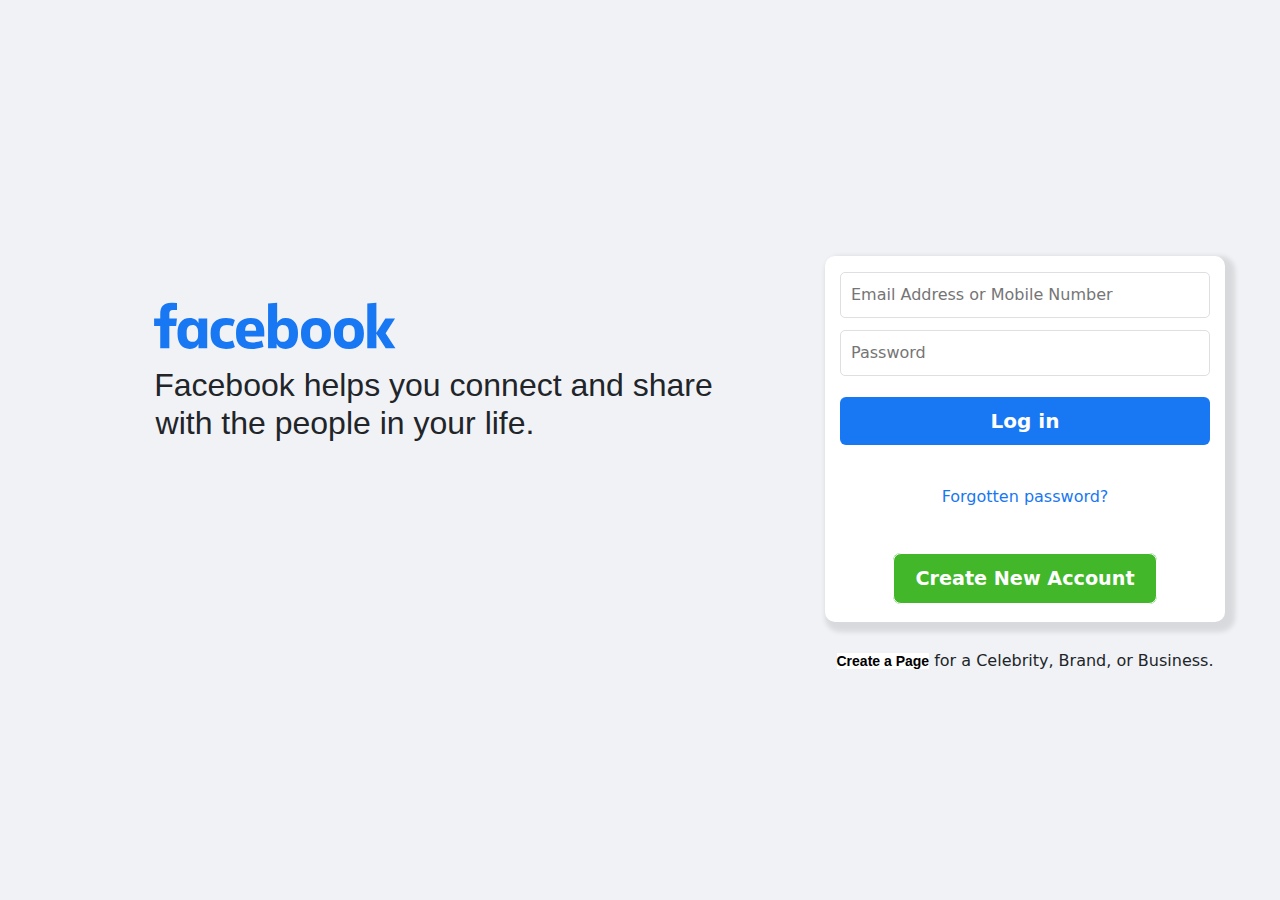
<file: index.html>
<!doctype html>
<html lang="en">

<head>
  <title>Facebook</title>
  <!-- Required meta tags -->
  <meta charset="utf-8">
  <meta name="viewport" content="width=device-width, initial-scale=1, shrink-to-fit=no">
  <!-- Bootstrap CSS v5.2.1 -->
  <link rel="stylesheet" href="links/bootstrap5.min.css">
  <link rel="shortcut icon" href="image/fb_icon.png" type="image/x-icon">
  <link rel="stylesheet" href="style.css">
</head>

<body>

  <!-- Login Container -->
  <div class="login-container ">
    <!-- Left Section -->
    <div class="left-sec">
      <!-- Facebook logo -->
      <img src="image/facebook-logo.svg" alt="Facebook logo">
      <!-- //Facebook logo// -->
      <h2>
        Facebook helps you connect and share <br>
        <span>with the people in your life.</span>
      </h2>
    </div>
    <!-- //Left Section// -->
    <!-- Login Form -->
    <div class="login">
      <form novalidate onsubmit="return validateLogin()">
        <!-- Email Input -->
        
        <input type="email" onclick="checkInputs()" id="email" placeholder="Email Address or Mobile Number">
        <label></label>
        <!-- Password Input -->
        <input type="password" id="password" placeholder="Password">
        <!-- Login Button -->
        <button type="submit">Log in</button>
        <!-- Forgotten Password Link -->
        <p> <a href="#">Forgotten password?</a></p>
        <!-- Create New Account Link -->
        <p class="last-input"><a href="#">Create New Account</a></p>
        <!-- Create a Page Link -->
        <p><a href="">Create a Page</a> for a Celebrity, Brand, or Business.</p>
      </form>
    </div>
    <!-- //Login Form// -->
  </div>
  <!-- //Login Container// -->
  <!-- Bootstrap JavaScript Libraries -->
  <script src="main.js"></script>
  <script src="links/bootstrap5.bundle.min.js"></script>
</body>

</html>
</file>
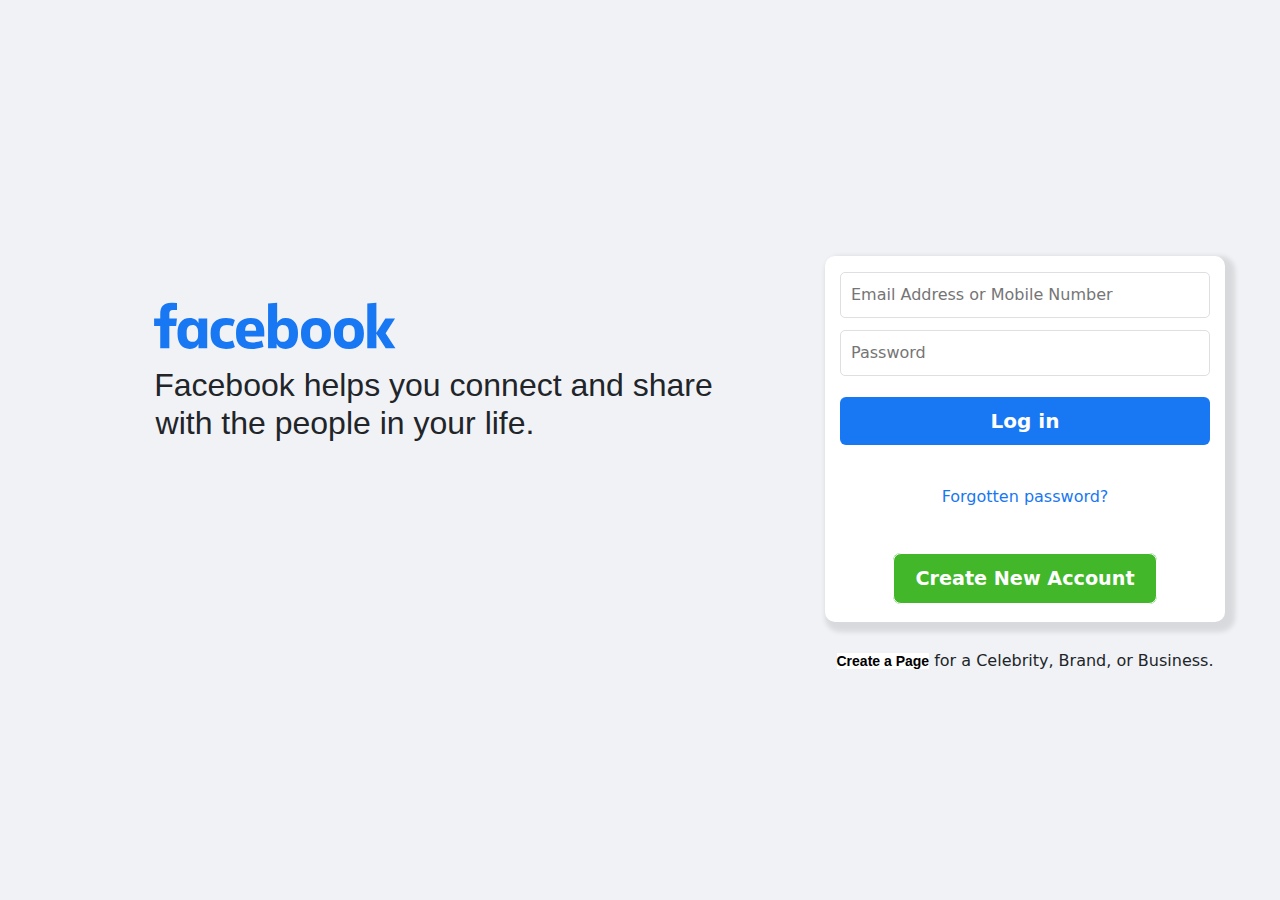
<file: index2.html>
<!doctype html>
<html lang="en">

<head>
  <title>Facebook</title>
  <!-- Required meta tags -->
  <meta charset="utf-8">
  <meta name="viewport" content="width=device-width, initial-scale=1, shrink-to-fit=no">
  <!-- Bootstrap CSS v5.2.1 -->
  <link rel="stylesheet" href="links/bootstrap5.min.css">
  <link rel="shortcut icon" href="image/fb_icon.png" type="image/x-icon">
  <link rel="stylesheet" href="style.css">
</head>

<body>

  <!-- Login Container -->
  <div class="login-container ">
    <!-- Left Section -->
    <div class="left-sec">
      <!-- Facebook logo -->
      <img src="image/facebook-logo.svg" alt="Facebook logo">
      <!-- //Facebook logo// -->
      <h2>
        Facebook helps you connect and share <br>
        <span>with the people in your life.</span>
      </h2>
    </div>
    <!-- //Left Section// -->
    <!-- Login Form -->
    <div class="login">
      <form novalidate onsubmit="return validateLogin()">
        <!-- Email Input -->
        
        <input type="email" onclick="checkInputs()" id="email" placeholder="Email Address or Mobile Number">
        <label></label>
        <!-- Password Input -->
        <input type="password" id="password" placeholder="Password">
        <!-- Login Button -->
        <button type="submit">Log in</button>
        <!-- Forgotten Password Link -->
        <p> <a href="#">Forgotten password?</a></p>
        <!-- Create New Account Link -->
        <p class="last-input"><a href="#">Create New Account</a></p>
        <!-- Create a Page Link -->
        <p><a href="">Create a Page</a> for a Celebrity, Brand, or Business.</p>
      </form>
    </div>
    <!-- //Login Form// -->
  </div>
  <!-- //Login Container// -->
  <!-- Bootstrap JavaScript Libraries -->
  <script src="main.js"></script>
  <script src="links/bootstrap5.bundle.min.js"></script>
</body>

</html>
</file>
<file: style.css>
/* Start Code */
* {
  padding: 0;
  margin: 0;
  box-sizing: border-box;
}
body{
  background-color: #f0f2f5;
}
::placeholder:hover{
opacity: 0;
}

/* .login-Container */
.login-container {
  display: flex;
  align-items: center;
  width: 100%;
  height: 100vh;
  justify-content: center;
  flex-direction: row;
}
/* Left-Section */
.left-sec {
  text-align: center;
  margin-right: 400px;
  position: relative;
}



img {
  width: 301px;
  margin-left: 264px;
  margin-bottom: 249px;
}



h2 {
  font-family: SFProDisplay-Regular, Helvetica, Arial, sans-serif;
  position: absolute;
  top: 93px;
  left: 291px;
  white-space: nowrap;
  overflow: hidden;
  text-overflow: ellipsis;
  width: 100%;
  font-weight: normal;
}



span {
  margin-right: 177px;
}

/* //Left-Section// */

/* Right-Section */
.login-container .last-input a {
  text-decoration: none;
  background-color: #42b72a;
  color: white;
  border: 1px solid;
  border-radius: 8px;
  font-size: 1.2rem;
  font-weight: 700;
  padding: 13px 21px;
  transition: all .2s;
}



.login-container .last-input a:hover {
  background-color: #43ad2b;
}
form {
  display: flex;
  align-items: center;
  flex-direction: column;
  margin-bottom: 23px;
  margin-right: 195px;
  width: 400px;
  padding-top: 1rem;
  background-color: white;
  box-shadow: 5px 5px 5px 5px rgba(0, 0, 0, 0.1);
  border-radius: 10px;
  height: 366px
}


form p:last-child a {
  font-family: SFProText-Semibold, Helvetica, Arial, sans-serif;
  font-size: 14px;
  font-weight: 600;
  color: black;
}

input[type="email"],
input[type="password"] {
  width: 370px;
  padding: 10px;
  margin-bottom: 12px;
  font-size: 16px;
  border-radius: 5px;
  border: 1px solid #dddfe2;
  background-color: white;
}
input[type="email"]::placeholder {
  opacity: 1;
}
input[type="email"]:focus::placeholder {
  opacity: .5;
}
input[type="password"]::placeholder {
  opacity: 1;
}
input[type="password"]:focus::placeholder {
  opacity: .5;
}


input[type="email"]:focus {
  outline: 1px solid #1877f2;
}

input[type="password"]:focus {
  outline: 1px solid #1877f2;
}


button[type="submit"] {
  width: 370px;
  padding: 0 16px;
  margin-top: 9px;
  font-weight: 600;
  font-size: 20px;
  background-color: #1877f2;
  color: white;
  border-radius: 6px;
  border: none;
  cursor: pointer;
  transition: .2s;
  background-color: #1877f2;
  line-height: 48px;

}

button[type="submit"]:hover {
  background-color: #0d69e0;
}

p {
  margin-top: 40px;
}

a {
  color: #1877f2;
  text-decoration: none;
  background-color: white;
  width: 100%;
  height: 100%;
}

a:hover {
  text-decoration: underline;
}
</file>
<file: links/bootstrap5.min.css>
@charset "UTF-8";/*!
 * Bootstrap  v5.3.0-alpha1 (https://getbootstrap.com/)
 * Copyright 2011-2022 The Bootstrap Authors
 * Licensed under MIT (https://github.com/twbs/bootstrap/blob/main/LICENSE)
 */:root,[data-bs-theme=light]{--bs-blue:#0d6efd;--bs-indigo:#6610f2;--bs-purple:#6f42c1;--bs-pink:#d63384;--bs-red:#dc3545;--bs-orange:#fd7e14;--bs-yellow:#ffc107;--bs-green:#198754;--bs-teal:#20c997;--bs-cyan:#0dcaf0;--bs-black:#000;--bs-white:#fff;--bs-gray:#6c757d;--bs-gray-dark:#343a40;--bs-gray-100:#f8f9fa;--bs-gray-200:#e9ecef;--bs-gray-300:#dee2e6;--bs-gray-400:#ced4da;--bs-gray-500:#adb5bd;--bs-gray-600:#6c757d;--bs-gray-700:#495057;--bs-gray-800:#343a40;--bs-gray-900:#212529;--bs-primary:#0d6efd;--bs-secondary:#6c757d;--bs-success:#198754;--bs-info:#0dcaf0;--bs-warning:#ffc107;--bs-danger:#dc3545;--bs-light:#f8f9fa;--bs-dark:#212529;--bs-primary-rgb:13,110,253;--bs-secondary-rgb:108,117,125;--bs-success-rgb:25,135,84;--bs-info-rgb:13,202,240;--bs-warning-rgb:255,193,7;--bs-danger-rgb:220,53,69;--bs-light-rgb:248,249,250;--bs-dark-rgb:33,37,41;--bs-primary-text:#0a58ca;--bs-secondary-text:#6c757d;--bs-success-text:#146c43;--bs-info-text:#087990;--bs-warning-text:#997404;--bs-danger-text:#b02a37;--bs-light-text:#6c757d;--bs-dark-text:#495057;--bs-primary-bg-subtle:#cfe2ff;--bs-secondary-bg-subtle:#f8f9fa;--bs-success-bg-subtle:#d1e7dd;--bs-info-bg-subtle:#cff4fc;--bs-warning-bg-subtle:#fff3cd;--bs-danger-bg-subtle:#f8d7da;--bs-light-bg-subtle:#fcfcfd;--bs-dark-bg-subtle:#ced4da;--bs-primary-border-subtle:#9ec5fe;--bs-secondary-border-subtle:#e9ecef;--bs-success-border-subtle:#a3cfbb;--bs-info-border-subtle:#9eeaf9;--bs-warning-border-subtle:#ffe69c;--bs-danger-border-subtle:#f1aeb5;--bs-light-border-subtle:#e9ecef;--bs-dark-border-subtle:#adb5bd;--bs-white-rgb:255,255,255;--bs-black-rgb:0,0,0;--bs-body-color-rgb:33,37,41;--bs-body-bg-rgb:255,255,255;--bs-font-sans-serif:system-ui,-apple-system,"Segoe UI",Roboto,"Helvetica Neue","Noto Sans","Liberation Sans",Arial,sans-serif,"Apple Color Emoji","Segoe UI Emoji","Segoe UI Symbol","Noto Color Emoji";--bs-font-monospace:SFMono-Regular,Menlo,Monaco,Consolas,"Liberation Mono","Courier New",monospace;--bs-gradient:linear-gradient(180deg, rgba(255, 255, 255, 0.15), rgba(255, 255, 255, 0));--bs-body-font-family:var(--bs-font-sans-serif);--bs-body-font-size:1rem;--bs-body-font-weight:400;--bs-body-line-height:1.5;--bs-body-color:#212529;--bs-emphasis-color:#000;--bs-emphasis-color-rgb:0,0,0;--bs-secondary-color:rgba(33, 37, 41, 0.75);--bs-secondary-color-rgb:33,37,41;--bs-secondary-bg:#e9ecef;--bs-secondary-bg-rgb:233,236,239;--bs-tertiary-color:rgba(33, 37, 41, 0.5);--bs-tertiary-color-rgb:33,37,41;--bs-tertiary-bg:#f8f9fa;--bs-tertiary-bg-rgb:248,249,250;--bs-body-bg:#fff;--bs-body-bg-rgb:255,255,255;--bs-link-color:#0d6efd;--bs-link-color-rgb:13,110,253;--bs-link-decoration:underline;--bs-link-hover-color:#0a58ca;--bs-link-hover-color-rgb:10,88,202;--bs-code-color:#d63384;--bs-highlight-bg:#fff3cd;--bs-border-width:1px;--bs-border-style:solid;--bs-border-color:#dee2e6;--bs-border-color-translucent:rgba(0, 0, 0, 0.175);--bs-border-radius:0.375rem;--bs-border-radius-sm:0.25rem;--bs-border-radius-lg:0.5rem;--bs-border-radius-xl:1rem;--bs-border-radius-2xl:2rem;--bs-border-radius-pill:50rem;--bs-box-shadow:0 0.5rem 1rem rgba(var(--bs-body-color-rgb), 0.15);--bs-box-shadow-sm:0 0.125rem 0.25rem rgba(var(--bs-body-color-rgb), 0.075);--bs-box-shadow-lg:0 1rem 3rem rgba(var(--bs-body-color-rgb), 0.175);--bs-box-shadow-inset:inset 0 1px 2px rgba(var(--bs-body-color-rgb), 0.075);--bs-emphasis-color:#000;--bs-form-control-bg:var(--bs-body-bg);--bs-form-control-disabled-bg:var(--bs-secondary-bg);--bs-highlight-bg:#fff3cd;--bs-breakpoint-xs:0;--bs-breakpoint-sm:576px;--bs-breakpoint-md:768px;--bs-breakpoint-lg:992px;--bs-breakpoint-xl:1200px;--bs-breakpoint-xxl:1400px}[data-bs-theme=dark]{--bs-body-color:#adb5bd;--bs-body-color-rgb:173,181,189;--bs-body-bg:#212529;--bs-body-bg-rgb:33,37,41;--bs-emphasis-color:#f8f9fa;--bs-emphasis-color-rgb:248,249,250;--bs-secondary-color:rgba(173, 181, 189, 0.75);--bs-secondary-color-rgb:173,181,189;--bs-secondary-bg:#343a40;--bs-secondary-bg-rgb:52,58,64;--bs-tertiary-color:rgba(173, 181, 189, 0.5);--bs-tertiary-color-rgb:173,181,189;--bs-tertiary-bg:#2b3035;--bs-tertiary-bg-rgb:43,48,53;--bs-emphasis-color:#fff;--bs-primary-text:#6ea8fe;--bs-secondary-text:#dee2e6;--bs-success-text:#75b798;--bs-info-text:#6edff6;--bs-warning-text:#ffda6a;--bs-danger-text:#ea868f;--bs-light-text:#f8f9fa;--bs-dark-text:#dee2e6;--bs-primary-bg-subtle:#031633;--bs-secondary-bg-subtle:#212529;--bs-success-bg-subtle:#051b11;--bs-info-bg-subtle:#032830;--bs-warning-bg-subtle:#332701;--bs-danger-bg-subtle:#2c0b0e;--bs-light-bg-subtle:#343a40;--bs-dark-bg-subtle:#1a1d20;--bs-primary-border-subtle:#084298;--bs-secondary-border-subtle:#495057;--bs-success-border-subtle:#0f5132;--bs-info-border-subtle:#055160;--bs-warning-border-subtle:#664d03;--bs-danger-border-subtle:#842029;--bs-light-border-subtle:#495057;--bs-dark-border-subtle:#343a40;--bs-heading-color:#fff;--bs-link-color:#6ea8fe;--bs-link-hover-color:#9ec5fe;--bs-link-color-rgb:110,168,254;--bs-link-hover-color-rgb:158,197,254;--bs-code-color:#e685b5;--bs-border-color:#495057;--bs-border-color-translucent:rgba(255, 255, 255, 0.15)}*,::after,::before{box-sizing:border-box}@media (prefers-reduced-motion:no-preference){:root{scroll-behavior:smooth}}body{margin:0;font-family:var(--bs-body-font-family);font-size:var(--bs-body-font-size);font-weight:var(--bs-body-font-weight);line-height:var(--bs-body-line-height);color:var(--bs-body-color);text-align:var(--bs-body-text-align);background-color:var(--bs-body-bg);-webkit-text-size-adjust:100%;-webkit-tap-highlight-color:transparent}hr{margin:1rem 0;color:inherit;border:0;border-top:var(--bs-border-width) solid;opacity:.25}.h1,.h2,.h3,.h4,.h5,.h6,h1,h2,h3,h4,h5,h6{margin-top:0;margin-bottom:.5rem;font-weight:500;line-height:1.2;color:var(--bs-heading-color,inherit)}.h1,h1{font-size:calc(1.375rem + 1.5vw)}@media (min-width:1200px){.h1,h1{font-size:2.5rem}}.h2,h2{font-size:calc(1.325rem + .9vw)}@media (min-width:1200px){.h2,h2{font-size:2rem}}.h3,h3{font-size:calc(1.3rem + .6vw)}@media (min-width:1200px){.h3,h3{font-size:1.75rem}}.h4,h4{font-size:calc(1.275rem + .3vw)}@media (min-width:1200px){.h4,h4{font-size:1.5rem}}.h5,h5{font-size:1.25rem}.h6,h6{font-size:1rem}p{margin-top:0;margin-bottom:1rem}abbr[title]{-webkit-text-decoration:underline dotted;text-decoration:underline dotted;cursor:help;-webkit-text-decoration-skip-ink:none;text-decoration-skip-ink:none}address{margin-bottom:1rem;font-style:normal;line-height:inherit}ol,ul{padding-left:2rem}dl,ol,ul{margin-top:0;margin-bottom:1rem}ol ol,ol ul,ul ol,ul ul{margin-bottom:0}dt{font-weight:700}dd{margin-bottom:.5rem;margin-left:0}blockquote{margin:0 0 1rem}b,strong{font-weight:bolder}.small,small{font-size:.875em}.mark,mark{padding:.1875em;background-color:var(--bs-highlight-bg)}sub,sup{position:relative;font-size:.75em;line-height:0;vertical-align:baseline}sub{bottom:-.25em}sup{top:-.5em}a{color:rgba(var(--bs-link-color-rgb),var(--bs-link-opacity,1));text-decoration:underline}a:hover{--bs-link-color-rgb:var(--bs-link-hover-color-rgb)}a:not([href]):not([class]),a:not([href]):not([class]):hover{color:inherit;text-decoration:none}code,kbd,pre,samp{font-family:var(--bs-font-monospace);font-size:1em}pre{display:block;margin-top:0;margin-bottom:1rem;overflow:auto;font-size:.875em}pre code{font-size:inherit;color:inherit;word-break:normal}code{font-size:.875em;color:var(--bs-code-color);word-wrap:break-word}a>code{color:inherit}kbd{padding:.1875rem .375rem;font-size:.875em;color:var(--bs-body-bg);background-color:var(--bs-body-color);border-radius:.25rem}kbd kbd{padding:0;font-size:1em}figure{margin:0 0 1rem}img,svg{vertical-align:middle}table{caption-side:bottom;border-collapse:collapse}caption{padding-top:.5rem;padding-bottom:.5rem;color:var(--bs-secondary-color);text-align:left}th{text-align:inherit;text-align:-webkit-match-parent}tbody,td,tfoot,th,thead,tr{border-color:inherit;border-style:solid;border-width:0}label{display:inline-block}button{border-radius:0}button:focus:not(:focus-visible){outline:0}button,input,optgroup,select,textarea{margin:0;font-family:inherit;font-size:inherit;line-height:inherit}button,select{text-transform:none}[role=button]{cursor:pointer}select{word-wrap:normal}select:disabled{opacity:1}[list]:not([type=date]):not([type=datetime-local]):not([type=month]):not([type=week]):not([type=time])::-webkit-calendar-picker-indicator{display:none!important}[type=button],[type=reset],[type=submit],button{-webkit-appearance:button}[type=button]:not(:disabled),[type=reset]:not(:disabled),[type=submit]:not(:disabled),button:not(:disabled){cursor:pointer}::-moz-focus-inner{padding:0;border-style:none}textarea{resize:vertical}fieldset{min-width:0;padding:0;margin:0;border:0}legend{float:left;width:100%;padding:0;margin-bottom:.5rem;font-size:calc(1.275rem + .3vw);line-height:inherit}@media (min-width:1200px){legend{font-size:1.5rem}}legend+*{clear:left}::-webkit-datetime-edit-day-field,::-webkit-datetime-edit-fields-wrapper,::-webkit-datetime-edit-hour-field,::-webkit-datetime-edit-minute,::-webkit-datetime-edit-month-field,::-webkit-datetime-edit-text,::-webkit-datetime-edit-year-field{padding:0}::-webkit-inner-spin-button{height:auto}[type=search]{outline-offset:-2px;-webkit-appearance:textfield}::-webkit-search-decoration{-webkit-appearance:none}::-webkit-color-swatch-wrapper{padding:0}::-webkit-file-upload-button{font:inherit;-webkit-appearance:button}::file-selector-button{font:inherit;-webkit-appearance:button}output{display:inline-block}iframe{border:0}summary{display:list-item;cursor:pointer}progress{vertical-align:baseline}[hidden]{display:none!important}.lead{font-size:1.25rem;font-weight:300}.display-1{font-size:calc(1.625rem + 4.5vw);font-weight:300;line-height:1.2}@media (min-width:1200px){.display-1{font-size:5rem}}.display-2{font-size:calc(1.575rem + 3.9vw);font-weight:300;line-height:1.2}@media (min-width:1200px){.display-2{font-size:4.5rem}}.display-3{font-size:calc(1.525rem + 3.3vw);font-weight:300;line-height:1.2}@media (min-width:1200px){.display-3{font-size:4rem}}.display-4{font-size:calc(1.475rem + 2.7vw);font-weight:300;line-height:1.2}@media (min-width:1200px){.display-4{font-size:3.5rem}}.display-5{font-size:calc(1.425rem + 2.1vw);font-weight:300;line-height:1.2}@media (min-width:1200px){.display-5{font-size:3rem}}.display-6{font-size:calc(1.375rem + 1.5vw);font-weight:300;line-height:1.2}@media (min-width:1200px){.display-6{font-size:2.5rem}}.list-unstyled{padding-left:0;list-style:none}.list-inline{padding-left:0;list-style:none}.list-inline-item{display:inline-block}.list-inline-item:not(:last-child){margin-right:.5rem}.initialism{font-size:.875em;text-transform:uppercase}.blockquote{margin-bottom:1rem;font-size:1.25rem}.blockquote>:last-child{margin-bottom:0}.blockquote-footer{margin-top:-1rem;margin-bottom:1rem;font-size:.875em;color:#6c757d}.blockquote-footer::before{content:"— "}.img-fluid{max-width:100%;height:auto}.img-thumbnail{padding:.25rem;background-color:var(--bs-body-bg);border:var(--bs-border-width) solid var(--bs-border-color);border-radius:var(--bs-border-radius);max-width:100%;height:auto}.figure{display:inline-block}.figure-img{margin-bottom:.5rem;line-height:1}.figure-caption{font-size:.875em;color:var(--bs-secondary-color)}.container,.container-fluid,.container-lg,.container-md,.container-sm,.container-xl,.container-xxl{--bs-gutter-x:1.5rem;--bs-gutter-y:0;width:100%;padding-right:calc(var(--bs-gutter-x) * .5);padding-left:calc(var(--bs-gutter-x) * .5);margin-right:auto;margin-left:auto}@media (min-width:576px){.container,.container-sm{max-width:540px}}@media (min-width:768px){.container,.container-md,.container-sm{max-width:720px}}@media (min-width:992px){.container,.container-lg,.container-md,.container-sm{max-width:960px}}@media (min-width:1200px){.container,.container-lg,.container-md,.container-sm,.container-xl{max-width:1140px}}@media (min-width:1400px){.container,.container-lg,.container-md,.container-sm,.container-xl,.container-xxl{max-width:1320px}}.row{--bs-gutter-x:1.5rem;--bs-gutter-y:0;display:flex;flex-wrap:wrap;margin-top:calc(-1 * var(--bs-gutter-y));margin-right:calc(-.5 * var(--bs-gutter-x));margin-left:calc(-.5 * var(--bs-gutter-x))}.row>*{flex-shrink:0;width:100%;max-width:100%;padding-right:calc(var(--bs-gutter-x) * .5);padding-left:calc(var(--bs-gutter-x) * .5);margin-top:var(--bs-gutter-y)}.col{flex:1 0 0%}.row-cols-auto>*{flex:0 0 auto;width:auto}.row-cols-1>*{flex:0 0 auto;width:100%}.row-cols-2>*{flex:0 0 auto;width:50%}.row-cols-3>*{flex:0 0 auto;width:33.3333333333%}.row-cols-4>*{flex:0 0 auto;width:25%}.row-cols-5>*{flex:0 0 auto;width:20%}.row-cols-6>*{flex:0 0 auto;width:16.6666666667%}.col-auto{flex:0 0 auto;width:auto}.col-1{flex:0 0 auto;width:8.33333333%}.col-2{flex:0 0 auto;width:16.66666667%}.col-3{flex:0 0 auto;width:25%}.col-4{flex:0 0 auto;width:33.33333333%}.col-5{flex:0 0 auto;width:41.66666667%}.col-6{flex:0 0 auto;width:50%}.col-7{flex:0 0 auto;width:58.33333333%}.col-8{flex:0 0 auto;width:66.66666667%}.col-9{flex:0 0 auto;width:75%}.col-10{flex:0 0 auto;width:83.33333333%}.col-11{flex:0 0 auto;width:91.66666667%}.col-12{flex:0 0 auto;width:100%}.offset-1{margin-left:8.33333333%}.offset-2{margin-left:16.66666667%}.offset-3{margin-left:25%}.offset-4{margin-left:33.33333333%}.offset-5{margin-left:41.66666667%}.offset-6{margin-left:50%}.offset-7{margin-left:58.33333333%}.offset-8{margin-left:66.66666667%}.offset-9{margin-left:75%}.offset-10{margin-left:83.33333333%}.offset-11{margin-left:91.66666667%}.g-0,.gx-0{--bs-gutter-x:0}.g-0,.gy-0{--bs-gutter-y:0}.g-1,.gx-1{--bs-gutter-x:0.25rem}.g-1,.gy-1{--bs-gutter-y:0.25rem}.g-2,.gx-2{--bs-gutter-x:0.5rem}.g-2,.gy-2{--bs-gutter-y:0.5rem}.g-3,.gx-3{--bs-gutter-x:1rem}.g-3,.gy-3{--bs-gutter-y:1rem}.g-4,.gx-4{--bs-gutter-x:1.5rem}.g-4,.gy-4{--bs-gutter-y:1.5rem}.g-5,.gx-5{--bs-gutter-x:3rem}.g-5,.gy-5{--bs-gutter-y:3rem}@media (min-width:576px){.col-sm{flex:1 0 0%}.row-cols-sm-auto>*{flex:0 0 auto;width:auto}.row-cols-sm-1>*{flex:0 0 auto;width:100%}.row-cols-sm-2>*{flex:0 0 auto;width:50%}.row-cols-sm-3>*{flex:0 0 auto;width:33.3333333333%}.row-cols-sm-4>*{flex:0 0 auto;width:25%}.row-cols-sm-5>*{flex:0 0 auto;width:20%}.row-cols-sm-6>*{flex:0 0 auto;width:16.6666666667%}.col-sm-auto{flex:0 0 auto;width:auto}.col-sm-1{flex:0 0 auto;width:8.33333333%}.col-sm-2{flex:0 0 auto;width:16.66666667%}.col-sm-3{flex:0 0 auto;width:25%}.col-sm-4{flex:0 0 auto;width:33.33333333%}.col-sm-5{flex:0 0 auto;width:41.66666667%}.col-sm-6{flex:0 0 auto;width:50%}.col-sm-7{flex:0 0 auto;width:58.33333333%}.col-sm-8{flex:0 0 auto;width:66.66666667%}.col-sm-9{flex:0 0 auto;width:75%}.col-sm-10{flex:0 0 auto;width:83.33333333%}.col-sm-11{flex:0 0 auto;width:91.66666667%}.col-sm-12{flex:0 0 auto;width:100%}.offset-sm-0{margin-left:0}.offset-sm-1{margin-left:8.33333333%}.offset-sm-2{margin-left:16.66666667%}.offset-sm-3{margin-left:25%}.offset-sm-4{margin-left:33.33333333%}.offset-sm-5{margin-left:41.66666667%}.offset-sm-6{margin-left:50%}.offset-sm-7{margin-left:58.33333333%}.offset-sm-8{margin-left:66.66666667%}.offset-sm-9{margin-left:75%}.offset-sm-10{margin-left:83.33333333%}.offset-sm-11{margin-left:91.66666667%}.g-sm-0,.gx-sm-0{--bs-gutter-x:0}.g-sm-0,.gy-sm-0{--bs-gutter-y:0}.g-sm-1,.gx-sm-1{--bs-gutter-x:0.25rem}.g-sm-1,.gy-sm-1{--bs-gutter-y:0.25rem}.g-sm-2,.gx-sm-2{--bs-gutter-x:0.5rem}.g-sm-2,.gy-sm-2{--bs-gutter-y:0.5rem}.g-sm-3,.gx-sm-3{--bs-gutter-x:1rem}.g-sm-3,.gy-sm-3{--bs-gutter-y:1rem}.g-sm-4,.gx-sm-4{--bs-gutter-x:1.5rem}.g-sm-4,.gy-sm-4{--bs-gutter-y:1.5rem}.g-sm-5,.gx-sm-5{--bs-gutter-x:3rem}.g-sm-5,.gy-sm-5{--bs-gutter-y:3rem}}@media (min-width:768px){.col-md{flex:1 0 0%}.row-cols-md-auto>*{flex:0 0 auto;width:auto}.row-cols-md-1>*{flex:0 0 auto;width:100%}.row-cols-md-2>*{flex:0 0 auto;width:50%}.row-cols-md-3>*{flex:0 0 auto;width:33.3333333333%}.row-cols-md-4>*{flex:0 0 auto;width:25%}.row-cols-md-5>*{flex:0 0 auto;width:20%}.row-cols-md-6>*{flex:0 0 auto;width:16.6666666667%}.col-md-auto{flex:0 0 auto;width:auto}.col-md-1{flex:0 0 auto;width:8.33333333%}.col-md-2{flex:0 0 auto;width:16.66666667%}.col-md-3{flex:0 0 auto;width:25%}.col-md-4{flex:0 0 auto;width:33.33333333%}.col-md-5{flex:0 0 auto;width:41.66666667%}.col-md-6{flex:0 0 auto;width:50%}.col-md-7{flex:0 0 auto;width:58.33333333%}.col-md-8{flex:0 0 auto;width:66.66666667%}.col-md-9{flex:0 0 auto;width:75%}.col-md-10{flex:0 0 auto;width:83.33333333%}.col-md-11{flex:0 0 auto;width:91.66666667%}.col-md-12{flex:0 0 auto;width:100%}.offset-md-0{margin-left:0}.offset-md-1{margin-left:8.33333333%}.offset-md-2{margin-left:16.66666667%}.offset-md-3{margin-left:25%}.offset-md-4{margin-left:33.33333333%}.offset-md-5{margin-left:41.66666667%}.offset-md-6{margin-left:50%}.offset-md-7{margin-left:58.33333333%}.offset-md-8{margin-left:66.66666667%}.offset-md-9{margin-left:75%}.offset-md-10{margin-left:83.33333333%}.offset-md-11{margin-left:91.66666667%}.g-md-0,.gx-md-0{--bs-gutter-x:0}.g-md-0,.gy-md-0{--bs-gutter-y:0}.g-md-1,.gx-md-1{--bs-gutter-x:0.25rem}.g-md-1,.gy-md-1{--bs-gutter-y:0.25rem}.g-md-2,.gx-md-2{--bs-gutter-x:0.5rem}.g-md-2,.gy-md-2{--bs-gutter-y:0.5rem}.g-md-3,.gx-md-3{--bs-gutter-x:1rem}.g-md-3,.gy-md-3{--bs-gutter-y:1rem}.g-md-4,.gx-md-4{--bs-gutter-x:1.5rem}.g-md-4,.gy-md-4{--bs-gutter-y:1.5rem}.g-md-5,.gx-md-5{--bs-gutter-x:3rem}.g-md-5,.gy-md-5{--bs-gutter-y:3rem}}@media (min-width:992px){.col-lg{flex:1 0 0%}.row-cols-lg-auto>*{flex:0 0 auto;width:auto}.row-cols-lg-1>*{flex:0 0 auto;width:100%}.row-cols-lg-2>*{flex:0 0 auto;width:50%}.row-cols-lg-3>*{flex:0 0 auto;width:33.3333333333%}.row-cols-lg-4>*{flex:0 0 auto;width:25%}.row-cols-lg-5>*{flex:0 0 auto;width:20%}.row-cols-lg-6>*{flex:0 0 auto;width:16.6666666667%}.col-lg-auto{flex:0 0 auto;width:auto}.col-lg-1{flex:0 0 auto;width:8.33333333%}.col-lg-2{flex:0 0 auto;width:16.66666667%}.col-lg-3{flex:0 0 auto;width:25%}.col-lg-4{flex:0 0 auto;width:33.33333333%}.col-lg-5{flex:0 0 auto;width:41.66666667%}.col-lg-6{flex:0 0 auto;width:50%}.col-lg-7{flex:0 0 auto;width:58.33333333%}.col-lg-8{flex:0 0 auto;width:66.66666667%}.col-lg-9{flex:0 0 auto;width:75%}.col-lg-10{flex:0 0 auto;width:83.33333333%}.col-lg-11{flex:0 0 auto;width:91.66666667%}.col-lg-12{flex:0 0 auto;width:100%}.offset-lg-0{margin-left:0}.offset-lg-1{margin-left:8.33333333%}.offset-lg-2{margin-left:16.66666667%}.offset-lg-3{margin-left:25%}.offset-lg-4{margin-left:33.33333333%}.offset-lg-5{margin-left:41.66666667%}.offset-lg-6{margin-left:50%}.offset-lg-7{margin-left:58.33333333%}.offset-lg-8{margin-left:66.66666667%}.offset-lg-9{margin-left:75%}.offset-lg-10{margin-left:83.33333333%}.offset-lg-11{margin-left:91.66666667%}.g-lg-0,.gx-lg-0{--bs-gutter-x:0}.g-lg-0,.gy-lg-0{--bs-gutter-y:0}.g-lg-1,.gx-lg-1{--bs-gutter-x:0.25rem}.g-lg-1,.gy-lg-1{--bs-gutter-y:0.25rem}.g-lg-2,.gx-lg-2{--bs-gutter-x:0.5rem}.g-lg-2,.gy-lg-2{--bs-gutter-y:0.5rem}.g-lg-3,.gx-lg-3{--bs-gutter-x:1rem}.g-lg-3,.gy-lg-3{--bs-gutter-y:1rem}.g-lg-4,.gx-lg-4{--bs-gutter-x:1.5rem}.g-lg-4,.gy-lg-4{--bs-gutter-y:1.5rem}.g-lg-5,.gx-lg-5{--bs-gutter-x:3rem}.g-lg-5,.gy-lg-5{--bs-gutter-y:3rem}}@media (min-width:1200px){.col-xl{flex:1 0 0%}.row-cols-xl-auto>*{flex:0 0 auto;width:auto}.row-cols-xl-1>*{flex:0 0 auto;width:100%}.row-cols-xl-2>*{flex:0 0 auto;width:50%}.row-cols-xl-3>*{flex:0 0 auto;width:33.3333333333%}.row-cols-xl-4>*{flex:0 0 auto;width:25%}.row-cols-xl-5>*{flex:0 0 auto;width:20%}.row-cols-xl-6>*{flex:0 0 auto;width:16.6666666667%}.col-xl-auto{flex:0 0 auto;width:auto}.col-xl-1{flex:0 0 auto;width:8.33333333%}.col-xl-2{flex:0 0 auto;width:16.66666667%}.col-xl-3{flex:0 0 auto;width:25%}.col-xl-4{flex:0 0 auto;width:33.33333333%}.col-xl-5{flex:0 0 auto;width:41.66666667%}.col-xl-6{flex:0 0 auto;width:50%}.col-xl-7{flex:0 0 auto;width:58.33333333%}.col-xl-8{flex:0 0 auto;width:66.66666667%}.col-xl-9{flex:0 0 auto;width:75%}.col-xl-10{flex:0 0 auto;width:83.33333333%}.col-xl-11{flex:0 0 auto;width:91.66666667%}.col-xl-12{flex:0 0 auto;width:100%}.offset-xl-0{margin-left:0}.offset-xl-1{margin-left:8.33333333%}.offset-xl-2{margin-left:16.66666667%}.offset-xl-3{margin-left:25%}.offset-xl-4{margin-left:33.33333333%}.offset-xl-5{margin-left:41.66666667%}.offset-xl-6{margin-left:50%}.offset-xl-7{margin-left:58.33333333%}.offset-xl-8{margin-left:66.66666667%}.offset-xl-9{margin-left:75%}.offset-xl-10{margin-left:83.33333333%}.offset-xl-11{margin-left:91.66666667%}.g-xl-0,.gx-xl-0{--bs-gutter-x:0}.g-xl-0,.gy-xl-0{--bs-gutter-y:0}.g-xl-1,.gx-xl-1{--bs-gutter-x:0.25rem}.g-xl-1,.gy-xl-1{--bs-gutter-y:0.25rem}.g-xl-2,.gx-xl-2{--bs-gutter-x:0.5rem}.g-xl-2,.gy-xl-2{--bs-gutter-y:0.5rem}.g-xl-3,.gx-xl-3{--bs-gutter-x:1rem}.g-xl-3,.gy-xl-3{--bs-gutter-y:1rem}.g-xl-4,.gx-xl-4{--bs-gutter-x:1.5rem}.g-xl-4,.gy-xl-4{--bs-gutter-y:1.5rem}.g-xl-5,.gx-xl-5{--bs-gutter-x:3rem}.g-xl-5,.gy-xl-5{--bs-gutter-y:3rem}}@media (min-width:1400px){.col-xxl{flex:1 0 0%}.row-cols-xxl-auto>*{flex:0 0 auto;width:auto}.row-cols-xxl-1>*{flex:0 0 auto;width:100%}.row-cols-xxl-2>*{flex:0 0 auto;width:50%}.row-cols-xxl-3>*{flex:0 0 auto;width:33.3333333333%}.row-cols-xxl-4>*{flex:0 0 auto;width:25%}.row-cols-xxl-5>*{flex:0 0 auto;width:20%}.row-cols-xxl-6>*{flex:0 0 auto;width:16.6666666667%}.col-xxl-auto{flex:0 0 auto;width:auto}.col-xxl-1{flex:0 0 auto;width:8.33333333%}.col-xxl-2{flex:0 0 auto;width:16.66666667%}.col-xxl-3{flex:0 0 auto;width:25%}.col-xxl-4{flex:0 0 auto;width:33.33333333%}.col-xxl-5{flex:0 0 auto;width:41.66666667%}.col-xxl-6{flex:0 0 auto;width:50%}.col-xxl-7{flex:0 0 auto;width:58.33333333%}.col-xxl-8{flex:0 0 auto;width:66.66666667%}.col-xxl-9{flex:0 0 auto;width:75%}.col-xxl-10{flex:0 0 auto;width:83.33333333%}.col-xxl-11{flex:0 0 auto;width:91.66666667%}.col-xxl-12{flex:0 0 auto;width:100%}.offset-xxl-0{margin-left:0}.offset-xxl-1{margin-left:8.33333333%}.offset-xxl-2{margin-left:16.66666667%}.offset-xxl-3{margin-left:25%}.offset-xxl-4{margin-left:33.33333333%}.offset-xxl-5{margin-left:41.66666667%}.offset-xxl-6{margin-left:50%}.offset-xxl-7{margin-left:58.33333333%}.offset-xxl-8{margin-left:66.66666667%}.offset-xxl-9{margin-left:75%}.offset-xxl-10{margin-left:83.33333333%}.offset-xxl-11{margin-left:91.66666667%}.g-xxl-0,.gx-xxl-0{--bs-gutter-x:0}.g-xxl-0,.gy-xxl-0{--bs-gutter-y:0}.g-xxl-1,.gx-xxl-1{--bs-gutter-x:0.25rem}.g-xxl-1,.gy-xxl-1{--bs-gutter-y:0.25rem}.g-xxl-2,.gx-xxl-2{--bs-gutter-x:0.5rem}.g-xxl-2,.gy-xxl-2{--bs-gutter-y:0.5rem}.g-xxl-3,.gx-xxl-3{--bs-gutter-x:1rem}.g-xxl-3,.gy-xxl-3{--bs-gutter-y:1rem}.g-xxl-4,.gx-xxl-4{--bs-gutter-x:1.5rem}.g-xxl-4,.gy-xxl-4{--bs-gutter-y:1.5rem}.g-xxl-5,.gx-xxl-5{--bs-gutter-x:3rem}.g-xxl-5,.gy-xxl-5{--bs-gutter-y:3rem}}.table{--bs-table-color:var(--bs-body-color);--bs-table-bg:transparent;--bs-table-border-color:var(--bs-border-color);--bs-table-accent-bg:transparent;--bs-table-striped-color:var(--bs-body-color);--bs-table-striped-bg:rgba(0, 0, 0, 0.05);--bs-table-active-color:var(--bs-body-color);--bs-table-active-bg:rgba(0, 0, 0, 0.1);--bs-table-hover-color:var(--bs-body-color);--bs-table-hover-bg:rgba(0, 0, 0, 0.075);width:100%;margin-bottom:1rem;color:var(--bs-table-color);vertical-align:top;border-color:var(--bs-table-border-color)}.table>:not(caption)>*>*{padding:.5rem .5rem;background-color:var(--bs-table-bg);border-bottom-width:var(--bs-border-width);box-shadow:inset 0 0 0 9999px var(--bs-table-accent-bg)}.table>tbody{vertical-align:inherit}.table>thead{vertical-align:bottom}.table-group-divider{border-top:calc(var(--bs-border-width) * 2) solid currentcolor}.caption-top{caption-side:top}.table-sm>:not(caption)>*>*{padding:.25rem .25rem}.table-bordered>:not(caption)>*{border-width:var(--bs-border-width) 0}.table-bordered>:not(caption)>*>*{border-width:0 var(--bs-border-width)}.table-borderless>:not(caption)>*>*{border-bottom-width:0}.table-borderless>:not(:first-child){border-top-width:0}.table-striped>tbody>tr:nth-of-type(odd)>*{--bs-table-accent-bg:var(--bs-table-striped-bg);color:var(--bs-table-striped-color)}.table-striped-columns>:not(caption)>tr>:nth-child(2n){--bs-table-accent-bg:var(--bs-table-striped-bg);color:var(--bs-table-striped-color)}.table-active{--bs-table-accent-bg:var(--bs-table-active-bg);color:var(--bs-table-active-color)}.table-hover>tbody>tr:hover>*{--bs-table-accent-bg:var(--bs-table-hover-bg);color:var(--bs-table-hover-color)}.table-primary{--bs-table-color:#000;--bs-table-bg:#cfe2ff;--bs-table-border-color:#bacbe6;--bs-table-striped-bg:#c5d7f2;--bs-table-striped-color:#000;--bs-table-active-bg:#bacbe6;--bs-table-active-color:#000;--bs-table-hover-bg:#bfd1ec;--bs-table-hover-color:#000;color:var(--bs-table-color);border-color:var(--bs-table-border-color)}.table-secondary{--bs-table-color:#000;--bs-table-bg:#e2e3e5;--bs-table-border-color:#cbccce;--bs-table-striped-bg:#d7d8da;--bs-table-striped-color:#000;--bs-table-active-bg:#cbccce;--bs-table-active-color:#000;--bs-table-hover-bg:#d1d2d4;--bs-table-hover-color:#000;color:var(--bs-table-color);border-color:var(--bs-table-border-color)}.table-success{--bs-table-color:#000;--bs-table-bg:#d1e7dd;--bs-table-border-color:#bcd0c7;--bs-table-striped-bg:#c7dbd2;--bs-table-striped-color:#000;--bs-table-active-bg:#bcd0c7;--bs-table-active-color:#000;--bs-table-hover-bg:#c1d6cc;--bs-table-hover-color:#000;color:var(--bs-table-color);border-color:var(--bs-table-border-color)}.table-info{--bs-table-color:#000;--bs-table-bg:#cff4fc;--bs-table-border-color:#badce3;--bs-table-striped-bg:#c5e8ef;--bs-table-striped-color:#000;--bs-table-active-bg:#badce3;--bs-table-active-color:#000;--bs-table-hover-bg:#bfe2e9;--bs-table-hover-color:#000;color:var(--bs-table-color);border-color:var(--bs-table-border-color)}.table-warning{--bs-table-color:#000;--bs-table-bg:#fff3cd;--bs-table-border-color:#e6dbb9;--bs-table-striped-bg:#f2e7c3;--bs-table-striped-color:#000;--bs-table-active-bg:#e6dbb9;--bs-table-active-color:#000;--bs-table-hover-bg:#ece1be;--bs-table-hover-color:#000;color:var(--bs-table-color);border-color:var(--bs-table-border-color)}.table-danger{--bs-table-color:#000;--bs-table-bg:#f8d7da;--bs-table-border-color:#dfc2c4;--bs-table-striped-bg:#eccccf;--bs-table-striped-color:#000;--bs-table-active-bg:#dfc2c4;--bs-table-active-color:#000;--bs-table-hover-bg:#e5c7ca;--bs-table-hover-color:#000;color:var(--bs-table-color);border-color:var(--bs-table-border-color)}.table-light{--bs-table-color:#000;--bs-table-bg:#f8f9fa;--bs-table-border-color:#dfe0e1;--bs-table-striped-bg:#ecedee;--bs-table-striped-color:#000;--bs-table-active-bg:#dfe0e1;--bs-table-active-color:#000;--bs-table-hover-bg:#e5e6e7;--bs-table-hover-color:#000;color:var(--bs-table-color);border-color:var(--bs-table-border-color)}.table-dark{--bs-table-color:#fff;--bs-table-bg:#212529;--bs-table-border-color:#373b3e;--bs-table-striped-bg:#2c3034;--bs-table-striped-color:#fff;--bs-table-active-bg:#373b3e;--bs-table-active-color:#fff;--bs-table-hover-bg:#323539;--bs-table-hover-color:#fff;color:var(--bs-table-color);border-color:var(--bs-table-border-color)}.table-responsive{overflow-x:auto;-webkit-overflow-scrolling:touch}@media (max-width:575.98px){.table-responsive-sm{overflow-x:auto;-webkit-overflow-scrolling:touch}}@media (max-width:767.98px){.table-responsive-md{overflow-x:auto;-webkit-overflow-scrolling:touch}}@media (max-width:991.98px){.table-responsive-lg{overflow-x:auto;-webkit-overflow-scrolling:touch}}@media (max-width:1199.98px){.table-responsive-xl{overflow-x:auto;-webkit-overflow-scrolling:touch}}@media (max-width:1399.98px){.table-responsive-xxl{overflow-x:auto;-webkit-overflow-scrolling:touch}}.form-label{margin-bottom:.5rem}.col-form-label{padding-top:calc(.375rem + var(--bs-border-width));padding-bottom:calc(.375rem + var(--bs-border-width));margin-bottom:0;font-size:inherit;line-height:1.5}.col-form-label-lg{padding-top:calc(.5rem + var(--bs-border-width));padding-bottom:calc(.5rem + var(--bs-border-width));font-size:1.25rem}.col-form-label-sm{padding-top:calc(.25rem + var(--bs-border-width));padding-bottom:calc(.25rem + var(--bs-border-width));font-size:.875rem}.form-text{margin-top:.25rem;font-size:.875em;color:var(--bs-secondary-color)}.form-control{display:block;width:100%;padding:.375rem .75rem;font-size:1rem;font-weight:400;line-height:1.5;color:var(--bs-body-color);background-color:var(--bs-form-control-bg);background-clip:padding-box;border:var(--bs-border-width) solid var(--bs-border-color);-webkit-appearance:none;-moz-appearance:none;appearance:none;border-radius:.375rem;transition:border-color .15s ease-in-out,box-shadow .15s ease-in-out}@media (prefers-reduced-motion:reduce){.form-control{transition:none}}.form-control[type=file]{overflow:hidden}.form-control[type=file]:not(:disabled):not([readonly]){cursor:pointer}.form-control:focus{color:var(--bs-body-color);background-color:var(--bs-form-control-bg);border-color:#86b7fe;outline:0;box-shadow:0 0 0 .25rem rgba(13,110,253,.25)}.form-control::-webkit-date-and-time-value{height:1.5em}.form-control::-webkit-datetime-edit{display:block;padding:0}.form-control::-moz-placeholder{color:var(--bs-secondary-color);opacity:1}.form-control::placeholder{color:var(--bs-secondary-color);opacity:1}.form-control:disabled{background-color:var(--bs-form-control-disabled-bg);opacity:1}.form-control::-webkit-file-upload-button{padding:.375rem .75rem;margin:-.375rem -.75rem;-webkit-margin-end:.75rem;margin-inline-end:.75rem;color:var(--bs-body-color);background-color:var(--bs-tertiary-bg);pointer-events:none;border-color:inherit;border-style:solid;border-width:0;border-inline-end-width:var(--bs-border-width);border-radius:0;-webkit-transition:color .15s ease-in-out,background-color .15s ease-in-out,border-color .15s ease-in-out,box-shadow .15s ease-in-out;transition:color .15s ease-in-out,background-color .15s ease-in-out,border-color .15s ease-in-out,box-shadow .15s ease-in-out}.form-control::file-selector-button{padding:.375rem .75rem;margin:-.375rem -.75rem;-webkit-margin-end:.75rem;margin-inline-end:.75rem;color:var(--bs-body-color);background-color:var(--bs-tertiary-bg);pointer-events:none;border-color:inherit;border-style:solid;border-width:0;border-inline-end-width:var(--bs-border-width);border-radius:0;transition:color .15s ease-in-out,background-color .15s ease-in-out,border-color .15s ease-in-out,box-shadow .15s ease-in-out}@media (prefers-reduced-motion:reduce){.form-control::-webkit-file-upload-button{-webkit-transition:none;transition:none}.form-control::file-selector-button{transition:none}}.form-control:hover:not(:disabled):not([readonly])::-webkit-file-upload-button{background-color:var(--bs-secondary-bg)}.form-control:hover:not(:disabled):not([readonly])::file-selector-button{background-color:var(--bs-secondary-bg)}.form-control-plaintext{display:block;width:100%;padding:.375rem 0;margin-bottom:0;line-height:1.5;color:var(--bs-body-color);background-color:transparent;border:solid transparent;border-width:var(--bs-border-width) 0}.form-control-plaintext:focus{outline:0}.form-control-plaintext.form-control-lg,.form-control-plaintext.form-control-sm{padding-right:0;padding-left:0}.form-control-sm{min-height:calc(1.5em + .5rem + calc(var(--bs-border-width) * 2));padding:.25rem .5rem;font-size:.875rem;border-radius:.25rem}.form-control-sm::-webkit-file-upload-button{padding:.25rem .5rem;margin:-.25rem -.5rem;-webkit-margin-end:.5rem;margin-inline-end:.5rem}.form-control-sm::file-selector-button{padding:.25rem .5rem;margin:-.25rem -.5rem;-webkit-margin-end:.5rem;margin-inline-end:.5rem}.form-control-lg{min-height:calc(1.5em + 1rem + calc(var(--bs-border-width) * 2));padding:.5rem 1rem;font-size:1.25rem;border-radius:.5rem}.form-control-lg::-webkit-file-upload-button{padding:.5rem 1rem;margin:-.5rem -1rem;-webkit-margin-end:1rem;margin-inline-end:1rem}.form-control-lg::file-selector-button{padding:.5rem 1rem;margin:-.5rem -1rem;-webkit-margin-end:1rem;margin-inline-end:1rem}textarea.form-control{min-height:calc(1.5em + .75rem + calc(var(--bs-border-width) * 2))}textarea.form-control-sm{min-height:calc(1.5em + .5rem + calc(var(--bs-border-width) * 2))}textarea.form-control-lg{min-height:calc(1.5em + 1rem + calc(var(--bs-border-width) * 2))}.form-control-color{width:3rem;height:calc(1.5em + .75rem + calc(var(--bs-border-width) * 2));padding:.375rem}.form-control-color:not(:disabled):not([readonly]){cursor:pointer}.form-control-color::-moz-color-swatch{border:0!important;border-radius:.375rem}.form-control-color::-webkit-color-swatch{border-radius:.375rem}.form-control-color.form-control-sm{height:calc(1.5em + .5rem + calc(var(--bs-border-width) * 2))}.form-control-color.form-control-lg{height:calc(1.5em + 1rem + calc(var(--bs-border-width) * 2))}.form-select{--bs-form-select-bg-img:url("data:image/svg+xml,%3csvg xmlns='http://www.w3.org/2000/svg' viewBox='0 0 16 16'%3e%3cpath fill='none' stroke='%23343a40' stroke-linecap='round' stroke-linejoin='round' stroke-width='2' d='m2 5 6 6 6-6'/%3e%3c/svg%3e");display:block;width:100%;padding:.375rem 2.25rem .375rem .75rem;-moz-padding-start:calc(0.75rem - 3px);font-size:1rem;font-weight:400;line-height:1.5;color:var(--bs-body-color);background-color:var(--bs-form-control-bg);background-image:var(--bs-form-select-bg-img),var(--bs-form-select-bg-icon,none);background-repeat:no-repeat;background-position:right .75rem center;background-size:16px 12px;border:var(--bs-border-width) solid var(--bs-border-color);border-radius:.375rem;transition:border-color .15s ease-in-out,box-shadow .15s ease-in-out;-webkit-appearance:none;-moz-appearance:none;appearance:none}@media (prefers-reduced-motion:reduce){.form-select{transition:none}}.form-select:focus{border-color:#86b7fe;outline:0;box-shadow:0 0 0 .25rem rgba(13,110,253,.25)}.form-select[multiple],.form-select[size]:not([size="1"]){padding-right:.75rem;background-image:none}.form-select:disabled{background-color:var(--bs-form-control-disabled-bg)}.form-select:-moz-focusring{color:transparent;text-shadow:0 0 0 var(--bs-body-color)}.form-select-sm{padding-top:.25rem;padding-bottom:.25rem;padding-left:.5rem;font-size:.875rem;border-radius:.25rem}.form-select-lg{padding-top:.5rem;padding-bottom:.5rem;padding-left:1rem;font-size:1.25rem;border-radius:.5rem}[data-bs-theme=dark] .form-select{--bs-form-select-bg-img:url("data:image/svg+xml,%3csvg xmlns='http://www.w3.org/2000/svg' viewBox='0 0 16 16'%3e%3cpath fill='none' stroke='%23adb5bd' stroke-linecap='round' stroke-linejoin='round' stroke-width='2' d='m2 5 6 6 6-6'/%3e%3c/svg%3e")}.form-check{display:block;min-height:1.5rem;padding-left:1.5em;margin-bottom:.125rem}.form-check .form-check-input{float:left;margin-left:-1.5em}.form-check-reverse{padding-right:1.5em;padding-left:0;text-align:right}.form-check-reverse .form-check-input{float:right;margin-right:-1.5em;margin-left:0}.form-check-input{--bs-form-check-bg:var(--bs-form-control-bg);width:1em;height:1em;margin-top:.25em;vertical-align:top;background-color:var(--bs-form-check-bg);background-image:var(--bs-form-check-bg-image);background-repeat:no-repeat;background-position:center;background-size:contain;border:var(--bs-border-width) solid var(--bs-border-color);-webkit-appearance:none;-moz-appearance:none;appearance:none;-webkit-print-color-adjust:exact;color-adjust:exact;print-color-adjust:exact}.form-check-input[type=checkbox]{border-radius:.25em}.form-check-input[type=radio]{border-radius:50%}.form-check-input:active{filter:brightness(90%)}.form-check-input:focus{border-color:#86b7fe;outline:0;box-shadow:0 0 0 .25rem rgba(13,110,253,.25)}.form-check-input:checked{background-color:#0d6efd;border-color:#0d6efd}.form-check-input:checked[type=checkbox]{--bs-form-check-bg-image:url("data:image/svg+xml,%3csvg xmlns='http://www.w3.org/2000/svg' viewBox='0 0 20 20'%3e%3cpath fill='none' stroke='%23fff' stroke-linecap='round' stroke-linejoin='round' stroke-width='3' d='m6 10 3 3 6-6'/%3e%3c/svg%3e")}.form-check-input:checked[type=radio]{--bs-form-check-bg-image:url("data:image/svg+xml,%3csvg xmlns='http://www.w3.org/2000/svg' viewBox='-4 -4 8 8'%3e%3ccircle r='2' fill='%23fff'/%3e%3c/svg%3e")}.form-check-input[type=checkbox]:indeterminate{background-color:#0d6efd;border-color:#0d6efd;--bs-form-check-bg-image:url("data:image/svg+xml,%3csvg xmlns='http://www.w3.org/2000/svg' viewBox='0 0 20 20'%3e%3cpath fill='none' stroke='%23fff' stroke-linecap='round' stroke-linejoin='round' stroke-width='3' d='M6 10h8'/%3e%3c/svg%3e")}.form-check-input:disabled{pointer-events:none;filter:none;opacity:.5}.form-check-input:disabled~.form-check-label,.form-check-input[disabled]~.form-check-label{cursor:default;opacity:.5}.form-switch{padding-left:2.5em}.form-switch .form-check-input{--bs-form-switch-bg:url("data:image/svg+xml,%3csvg xmlns='http://www.w3.org/2000/svg' viewBox='-4 -4 8 8'%3e%3ccircle r='3' fill='rgba%280, 0, 0, 0.25%29'/%3e%3c/svg%3e");width:2em;margin-left:-2.5em;background-image:var(--bs-form-switch-bg);background-position:left center;border-radius:2em;transition:background-position .15s ease-in-out}@media (prefers-reduced-motion:reduce){.form-switch .form-check-input{transition:none}}.form-switch .form-check-input:focus{--bs-form-switch-bg:url("data:image/svg+xml,%3csvg xmlns='http://www.w3.org/2000/svg' viewBox='-4 -4 8 8'%3e%3ccircle r='3' fill='%2386b7fe'/%3e%3c/svg%3e")}.form-switch .form-check-input:checked{background-position:right center;--bs-form-switch-bg:url("data:image/svg+xml,%3csvg xmlns='http://www.w3.org/2000/svg' viewBox='-4 -4 8 8'%3e%3ccircle r='3' fill='%23fff'/%3e%3c/svg%3e")}.form-switch.form-check-reverse{padding-right:2.5em;padding-left:0}.form-switch.form-check-reverse .form-check-input{margin-right:-2.5em;margin-left:0}.form-check-inline{display:inline-block;margin-right:1rem}.btn-check{position:absolute;clip:rect(0,0,0,0);pointer-events:none}.btn-check:disabled+.btn,.btn-check[disabled]+.btn{pointer-events:none;filter:none;opacity:.65}[data-bs-theme=dark] .form-switch .form-check-input:not(:checked):not(:focus){--bs-form-switch-bg:url("data:image/svg+xml,%3csvg xmlns='http://www.w3.org/2000/svg' viewBox='-4 -4 8 8'%3e%3ccircle r='3' fill='rgba%28255, 255, 255, 0.25%29'/%3e%3c/svg%3e")}.form-range{width:100%;height:1.5rem;padding:0;background-color:transparent;-webkit-appearance:none;-moz-appearance:none;appearance:none}.form-range:focus{outline:0}.form-range:focus::-webkit-slider-thumb{box-shadow:0 0 0 1px #fff,0 0 0 .25rem rgba(13,110,253,.25)}.form-range:focus::-moz-range-thumb{box-shadow:0 0 0 1px #fff,0 0 0 .25rem rgba(13,110,253,.25)}.form-range::-moz-focus-outer{border:0}.form-range::-webkit-slider-thumb{width:1rem;height:1rem;margin-top:-.25rem;background-color:#0d6efd;border:0;border-radius:1rem;-webkit-transition:background-color .15s ease-in-out,border-color .15s ease-in-out,box-shadow .15s ease-in-out;transition:background-color .15s ease-in-out,border-color .15s ease-in-out,box-shadow .15s ease-in-out;-webkit-appearance:none;appearance:none}@media (prefers-reduced-motion:reduce){.form-range::-webkit-slider-thumb{-webkit-transition:none;transition:none}}.form-range::-webkit-slider-thumb:active{background-color:#b6d4fe}.form-range::-webkit-slider-runnable-track{width:100%;height:.5rem;color:transparent;cursor:pointer;background-color:var(--bs-tertiary-bg);border-color:transparent;border-radius:1rem}.form-range::-moz-range-thumb{width:1rem;height:1rem;background-color:#0d6efd;border:0;border-radius:1rem;-moz-transition:background-color .15s ease-in-out,border-color .15s ease-in-out,box-shadow .15s ease-in-out;transition:background-color .15s ease-in-out,border-color .15s ease-in-out,box-shadow .15s ease-in-out;-moz-appearance:none;appearance:none}@media (prefers-reduced-motion:reduce){.form-range::-moz-range-thumb{-moz-transition:none;transition:none}}.form-range::-moz-range-thumb:active{background-color:#b6d4fe}.form-range::-moz-range-track{width:100%;height:.5rem;color:transparent;cursor:pointer;background-color:var(--bs-tertiary-bg);border-color:transparent;border-radius:1rem}.form-range:disabled{pointer-events:none}.form-range:disabled::-webkit-slider-thumb{background-color:var(--bs-secondary-color)}.form-range:disabled::-moz-range-thumb{background-color:var(--bs-secondary-color)}.form-floating{position:relative}.form-floating::before:not(.form-control:disabled){position:absolute;top:var(--bs-border-width);left:var(--bs-border-width);width:calc(100% - (calc(calc(.375em + .1875rem) + calc(.75em + .375rem))));height:1.875em;content:"";background-color:var(--bs-form-control-bg);border-radius:.375rem}.form-floating>.form-control,.form-floating>.form-control-plaintext,.form-floating>.form-select{height:calc(3.5rem + calc(var(--bs-border-width) * 2));line-height:1.25}.form-floating>label{position:absolute;top:0;left:0;width:100%;height:100%;padding:1rem .75rem;overflow:hidden;text-align:start;text-overflow:ellipsis;white-space:nowrap;pointer-events:none;border:var(--bs-border-width) solid transparent;transform-origin:0 0;transition:opacity .1s ease-in-out,transform .1s ease-in-out}@media (prefers-reduced-motion:reduce){.form-floating>label{transition:none}}.form-floating>.form-control,.form-floating>.form-control-plaintext{padding:1rem .75rem}.form-floating>.form-control-plaintext::-moz-placeholder,.form-floating>.form-control::-moz-placeholder{color:transparent}.form-floating>.form-control-plaintext::placeholder,.form-floating>.form-control::placeholder{color:transparent}.form-floating>.form-control-plaintext:not(:-moz-placeholder-shown),.form-floating>.form-control:not(:-moz-placeholder-shown){padding-top:1.625rem;padding-bottom:.625rem}.form-floating>.form-control-plaintext:focus,.form-floating>.form-control-plaintext:not(:placeholder-shown),.form-floating>.form-control:focus,.form-floating>.form-control:not(:placeholder-shown){padding-top:1.625rem;padding-bottom:.625rem}.form-floating>.form-control-plaintext:-webkit-autofill,.form-floating>.form-control:-webkit-autofill{padding-top:1.625rem;padding-bottom:.625rem}.form-floating>.form-select{padding-top:1.625rem;padding-bottom:.625rem}.form-floating>.form-control:not(:-moz-placeholder-shown)~label{opacity:.65;transform:scale(.85) translateY(-.5rem) translateX(.15rem)}.form-floating>.form-control-plaintext~label,.form-floating>.form-control:focus~label,.form-floating>.form-control:not(:placeholder-shown)~label,.form-floating>.form-select~label{opacity:.65;transform:scale(.85) translateY(-.5rem) translateX(.15rem)}.form-floating>.form-control:-webkit-autofill~label{opacity:.65;transform:scale(.85) translateY(-.5rem) translateX(.15rem)}.form-floating>.form-control-plaintext~label{border-width:var(--bs-border-width) 0}.form-floating>.form-control:disabled~label{color:#6c757d}.input-group{position:relative;display:flex;flex-wrap:wrap;align-items:stretch;width:100%}.input-group>.form-control,.input-group>.form-floating,.input-group>.form-select{position:relative;flex:1 1 auto;width:1%;min-width:0}.input-group>.form-control:focus,.input-group>.form-floating:focus-within,.input-group>.form-select:focus{z-index:5}.input-group .btn{position:relative;z-index:2}.input-group .btn:focus{z-index:5}.input-group-text{display:flex;align-items:center;padding:.375rem .75rem;font-size:1rem;font-weight:400;line-height:1.5;color:var(--bs-body-color);text-align:center;white-space:nowrap;background-color:var(--bs-tertiary-bg);border:var(--bs-border-width) solid var(--bs-border-color);border-radius:.375rem}.input-group-lg>.btn,.input-group-lg>.form-control,.input-group-lg>.form-select,.input-group-lg>.input-group-text{padding:.5rem 1rem;font-size:1.25rem;border-radius:.5rem}.input-group-sm>.btn,.input-group-sm>.form-control,.input-group-sm>.form-select,.input-group-sm>.input-group-text{padding:.25rem .5rem;font-size:.875rem;border-radius:.25rem}.input-group-lg>.form-select,.input-group-sm>.form-select{padding-right:3rem}.input-group:not(.has-validation)>.dropdown-toggle:nth-last-child(n+3),.input-group:not(.has-validation)>.form-floating:not(:last-child)>.form-control,.input-group:not(.has-validation)>.form-floating:not(:last-child)>.form-select,.input-group:not(.has-validation)>:not(:last-child):not(.dropdown-toggle):not(.dropdown-menu):not(.form-floating){border-top-right-radius:0;border-bottom-right-radius:0}.input-group.has-validation>.dropdown-toggle:nth-last-child(n+4),.input-group.has-validation>.form-floating:nth-last-child(n+3)>.form-control,.input-group.has-validation>.form-floating:nth-last-child(n+3)>.form-select,.input-group.has-validation>:nth-last-child(n+3):not(.dropdown-toggle):not(.dropdown-menu):not(.form-floating){border-top-right-radius:0;border-bottom-right-radius:0}.input-group>:not(:first-child):not(.dropdown-menu):not(.valid-tooltip):not(.valid-feedback):not(.invalid-tooltip):not(.invalid-feedback){margin-left:calc(var(--bs-border-width) * -1);border-top-left-radius:0;border-bottom-left-radius:0}.input-group>.form-floating:not(:first-child)>.form-control,.input-group>.form-floating:not(:first-child)>.form-select{border-top-left-radius:0;border-bottom-left-radius:0}.valid-feedback{display:none;width:100%;margin-top:.25rem;font-size:.875em;color:var(--bs-success-text)}.valid-tooltip{position:absolute;top:100%;z-index:5;display:none;max-width:100%;padding:.25rem .5rem;margin-top:.1rem;font-size:.875rem;color:#fff;background-color:var(--bs-success);border-radius:var(--bs-border-radius)}.is-valid~.valid-feedback,.is-valid~.valid-tooltip,.was-validated :valid~.valid-feedback,.was-validated :valid~.valid-tooltip{display:block}.form-control.is-valid,.was-validated .form-control:valid{border-color:var(--bs-success);padding-right:calc(1.5em + .75rem);background-image:url("data:image/svg+xml,%3csvg xmlns='http://www.w3.org/2000/svg' viewBox='0 0 8 8'%3e%3cpath fill='%23198754' d='M2.3 6.73.6 4.53c-.4-1.04.46-1.4 1.1-.8l1.1 1.4 3.4-3.8c.6-.63 1.6-.27 1.2.7l-4 4.6c-.43.5-.8.4-1.1.1z'/%3e%3c/svg%3e");background-repeat:no-repeat;background-position:right calc(.375em + .1875rem) center;background-size:calc(.75em + .375rem) calc(.75em + .375rem)}.form-control.is-valid:focus,.was-validated .form-control:valid:focus{border-color:var(--bs-success);box-shadow:0 0 0 .25rem rgba(var(--bs-success-rgb),.25)}.was-validated textarea.form-control:valid,textarea.form-control.is-valid{padding-right:calc(1.5em + .75rem);background-position:top calc(.375em + .1875rem) right calc(.375em + .1875rem)}.form-select.is-valid,.was-validated .form-select:valid{border-color:var(--bs-success)}.form-select.is-valid:not([multiple]):not([size]),.form-select.is-valid:not([multiple])[size="1"],.was-validated .form-select:valid:not([multiple]):not([size]),.was-validated .form-select:valid:not([multiple])[size="1"]{--bs-form-select-bg-icon:url("data:image/svg+xml,%3csvg xmlns='http://www.w3.org/2000/svg' viewBox='0 0 8 8'%3e%3cpath fill='%23198754' d='M2.3 6.73.6 4.53c-.4-1.04.46-1.4 1.1-.8l1.1 1.4 3.4-3.8c.6-.63 1.6-.27 1.2.7l-4 4.6c-.43.5-.8.4-1.1.1z'/%3e%3c/svg%3e");padding-right:4.125rem;background-position:right .75rem center,center right 2.25rem;background-size:16px 12px,calc(.75em + .375rem) calc(.75em + .375rem)}.form-select.is-valid:focus,.was-validated .form-select:valid:focus{border-color:var(--bs-success);box-shadow:0 0 0 .25rem rgba(var(--bs-success-rgb),.25)}.form-control-color.is-valid,.was-validated .form-control-color:valid{width:calc(3rem + calc(1.5em + .75rem))}.form-check-input.is-valid,.was-validated .form-check-input:valid{border-color:var(--bs-success)}.form-check-input.is-valid:checked,.was-validated .form-check-input:valid:checked{background-color:var(--bs-success-text)}.form-check-input.is-valid:focus,.was-validated .form-check-input:valid:focus{box-shadow:0 0 0 .25rem rgba(var(--bs-success-rgb),.25)}.form-check-input.is-valid~.form-check-label,.was-validated .form-check-input:valid~.form-check-label{color:var(--bs-success-text)}.form-check-inline .form-check-input~.valid-feedback{margin-left:.5em}.input-group>.form-control:not(:focus).is-valid,.input-group>.form-floating:not(:focus-within).is-valid,.input-group>.form-select:not(:focus).is-valid,.was-validated .input-group>.form-control:not(:focus):valid,.was-validated .input-group>.form-floating:not(:focus-within):valid,.was-validated .input-group>.form-select:not(:focus):valid{z-index:3}.invalid-feedback{display:none;width:100%;margin-top:.25rem;font-size:.875em;color:var(--bs-danger-text)}.invalid-tooltip{position:absolute;top:100%;z-index:5;display:none;max-width:100%;padding:.25rem .5rem;margin-top:.1rem;font-size:.875rem;color:#fff;background-color:var(--bs-danger);border-radius:var(--bs-border-radius)}.is-invalid~.invalid-feedback,.is-invalid~.invalid-tooltip,.was-validated :invalid~.invalid-feedback,.was-validated :invalid~.invalid-tooltip{display:block}.form-control.is-invalid,.was-validated .form-control:invalid{border-color:var(--bs-danger);padding-right:calc(1.5em + .75rem);background-image:url("data:image/svg+xml,%3csvg xmlns='http://www.w3.org/2000/svg' viewBox='0 0 12 12' width='12' height='12' fill='none' stroke='%23dc3545'%3e%3ccircle cx='6' cy='6' r='4.5'/%3e%3cpath stroke-linejoin='round' d='M5.8 3.6h.4L6 6.5z'/%3e%3ccircle cx='6' cy='8.2' r='.6' fill='%23dc3545' stroke='none'/%3e%3c/svg%3e");background-repeat:no-repeat;background-position:right calc(.375em + .1875rem) center;background-size:calc(.75em + .375rem) calc(.75em + .375rem)}.form-control.is-invalid:focus,.was-validated .form-control:invalid:focus{border-color:var(--bs-danger);box-shadow:0 0 0 .25rem rgba(var(--bs-danger-rgb),.25)}.was-validated textarea.form-control:invalid,textarea.form-control.is-invalid{padding-right:calc(1.5em + .75rem);background-position:top calc(.375em + .1875rem) right calc(.375em + .1875rem)}.form-select.is-invalid,.was-validated .form-select:invalid{border-color:var(--bs-danger)}.form-select.is-invalid:not([multiple]):not([size]),.form-select.is-invalid:not([multiple])[size="1"],.was-validated .form-select:invalid:not([multiple]):not([size]),.was-validated .form-select:invalid:not([multiple])[size="1"]{--bs-form-select-bg-icon:url("data:image/svg+xml,%3csvg xmlns='http://www.w3.org/2000/svg' viewBox='0 0 12 12' width='12' height='12' fill='none' stroke='%23dc3545'%3e%3ccircle cx='6' cy='6' r='4.5'/%3e%3cpath stroke-linejoin='round' d='M5.8 3.6h.4L6 6.5z'/%3e%3ccircle cx='6' cy='8.2' r='.6' fill='%23dc3545' stroke='none'/%3e%3c/svg%3e");padding-right:4.125rem;background-position:right .75rem center,center right 2.25rem;background-size:16px 12px,calc(.75em + .375rem) calc(.75em + .375rem)}.form-select.is-invalid:focus,.was-validated .form-select:invalid:focus{border-color:var(--bs-danger);box-shadow:0 0 0 .25rem rgba(var(--bs-danger-rgb),.25)}.form-control-color.is-invalid,.was-validated .form-control-color:invalid{width:calc(3rem + calc(1.5em + .75rem))}.form-check-input.is-invalid,.was-validated .form-check-input:invalid{border-color:var(--bs-danger)}.form-check-input.is-invalid:checked,.was-validated .form-check-input:invalid:checked{background-color:var(--bs-danger-text)}.form-check-input.is-invalid:focus,.was-validated .form-check-input:invalid:focus{box-shadow:0 0 0 .25rem rgba(var(--bs-danger-rgb),.25)}.form-check-input.is-invalid~.form-check-label,.was-validated .form-check-input:invalid~.form-check-label{color:var(--bs-danger-text)}.form-check-inline .form-check-input~.invalid-feedback{margin-left:.5em}.input-group>.form-control:not(:focus).is-invalid,.input-group>.form-floating:not(:focus-within).is-invalid,.input-group>.form-select:not(:focus).is-invalid,.was-validated .input-group>.form-control:not(:focus):invalid,.was-validated .input-group>.form-floating:not(:focus-within):invalid,.was-validated .input-group>.form-select:not(:focus):invalid{z-index:4}.btn{--bs-btn-padding-x:0.75rem;--bs-btn-padding-y:0.375rem;--bs-btn-font-family: ;--bs-btn-font-size:1rem;--bs-btn-font-weight:400;--bs-btn-line-height:1.5;--bs-btn-color:#212529;--bs-btn-bg:transparent;--bs-btn-border-width:var(--bs-border-width);--bs-btn-border-color:transparent;--bs-btn-border-radius:0.375rem;--bs-btn-hover-border-color:transparent;--bs-btn-box-shadow:inset 0 1px 0 rgba(255, 255, 255, 0.15),0 1px 1px rgba(0, 0, 0, 0.075);--bs-btn-disabled-opacity:0.65;--bs-btn-focus-box-shadow:0 0 0 0.25rem rgba(var(--bs-btn-focus-shadow-rgb), .5);display:inline-block;padding:var(--bs-btn-padding-y) var(--bs-btn-padding-x);font-family:var(--bs-btn-font-family);font-size:var(--bs-btn-font-size);font-weight:var(--bs-btn-font-weight);line-height:var(--bs-btn-line-height);color:var(--bs-btn-color);text-align:center;text-decoration:none;vertical-align:middle;cursor:pointer;-webkit-user-select:none;-moz-user-select:none;user-select:none;border:var(--bs-btn-border-width) solid var(--bs-btn-border-color);border-radius:var(--bs-btn-border-radius);background-color:var(--bs-btn-bg);transition:color .15s ease-in-out,background-color .15s ease-in-out,border-color .15s ease-in-out,box-shadow .15s ease-in-out}@media (prefers-reduced-motion:reduce){.btn{transition:none}}.btn:hover{color:var(--bs-btn-hover-color);background-color:var(--bs-btn-hover-bg);border-color:var(--bs-btn-hover-border-color)}.btn-check+.btn:hover{color:var(--bs-btn-color);background-color:var(--bs-btn-bg);border-color:var(--bs-btn-border-color)}.btn:focus-visible{color:var(--bs-btn-hover-color);background-color:var(--bs-btn-hover-bg);border-color:var(--bs-btn-hover-border-color);outline:0;box-shadow:var(--bs-btn-focus-box-shadow)}.btn-check:focus-visible+.btn{border-color:var(--bs-btn-hover-border-color);outline:0;box-shadow:var(--bs-btn-focus-box-shadow)}.btn-check:checked+.btn,.btn.active,.btn.show,.btn:first-child:active,:not(.btn-check)+.btn:active{color:var(--bs-btn-active-color);background-color:var(--bs-btn-active-bg);border-color:var(--bs-btn-active-border-color)}.btn-check:checked+.btn:focus-visible,.btn.active:focus-visible,.btn.show:focus-visible,.btn:first-child:active:focus-visible,:not(.btn-check)+.btn:active:focus-visible{box-shadow:var(--bs-btn-focus-box-shadow)}.btn.disabled,.btn:disabled,fieldset:disabled .btn{color:var(--bs-btn-disabled-color);pointer-events:none;background-color:var(--bs-btn-disabled-bg);border-color:var(--bs-btn-disabled-border-color);opacity:var(--bs-btn-disabled-opacity)}.btn-primary{--bs-btn-color:#fff;--bs-btn-bg:#0d6efd;--bs-btn-border-color:#0d6efd;--bs-btn-hover-color:#fff;--bs-btn-hover-bg:#0b5ed7;--bs-btn-hover-border-color:#0a58ca;--bs-btn-focus-shadow-rgb:49,132,253;--bs-btn-active-color:#fff;--bs-btn-active-bg:#0a58ca;--bs-btn-active-border-color:#0a53be;--bs-btn-active-shadow:inset 0 3px 5px rgba(0, 0, 0, 0.125);--bs-btn-disabled-color:#fff;--bs-btn-disabled-bg:#0d6efd;--bs-btn-disabled-border-color:#0d6efd}.btn-secondary{--bs-btn-color:#fff;--bs-btn-bg:#6c757d;--bs-btn-border-color:#6c757d;--bs-btn-hover-color:#fff;--bs-btn-hover-bg:#5c636a;--bs-btn-hover-border-color:#565e64;--bs-btn-focus-shadow-rgb:130,138,145;--bs-btn-active-color:#fff;--bs-btn-active-bg:#565e64;--bs-btn-active-border-color:#51585e;--bs-btn-active-shadow:inset 0 3px 5px rgba(0, 0, 0, 0.125);--bs-btn-disabled-color:#fff;--bs-btn-disabled-bg:#6c757d;--bs-btn-disabled-border-color:#6c757d}.btn-success{--bs-btn-color:#fff;--bs-btn-bg:#198754;--bs-btn-border-color:#198754;--bs-btn-hover-color:#fff;--bs-btn-hover-bg:#157347;--bs-btn-hover-border-color:#146c43;--bs-btn-focus-shadow-rgb:60,153,110;--bs-btn-active-color:#fff;--bs-btn-active-bg:#146c43;--bs-btn-active-border-color:#13653f;--bs-btn-active-shadow:inset 0 3px 5px rgba(0, 0, 0, 0.125);--bs-btn-disabled-color:#fff;--bs-btn-disabled-bg:#198754;--bs-btn-disabled-border-color:#198754}.btn-info{--bs-btn-color:#000;--bs-btn-bg:#0dcaf0;--bs-btn-border-color:#0dcaf0;--bs-btn-hover-color:#000;--bs-btn-hover-bg:#31d2f2;--bs-btn-hover-border-color:#25cff2;--bs-btn-focus-shadow-rgb:11,172,204;--bs-btn-active-color:#000;--bs-btn-active-bg:#3dd5f3;--bs-btn-active-border-color:#25cff2;--bs-btn-active-shadow:inset 0 3px 5px rgba(0, 0, 0, 0.125);--bs-btn-disabled-color:#000;--bs-btn-disabled-bg:#0dcaf0;--bs-btn-disabled-border-color:#0dcaf0}.btn-warning{--bs-btn-color:#000;--bs-btn-bg:#ffc107;--bs-btn-border-color:#ffc107;--bs-btn-hover-color:#000;--bs-btn-hover-bg:#ffca2c;--bs-btn-hover-border-color:#ffc720;--bs-btn-focus-shadow-rgb:217,164,6;--bs-btn-active-color:#000;--bs-btn-active-bg:#ffcd39;--bs-btn-active-border-color:#ffc720;--bs-btn-active-shadow:inset 0 3px 5px rgba(0, 0, 0, 0.125);--bs-btn-disabled-color:#000;--bs-btn-disabled-bg:#ffc107;--bs-btn-disabled-border-color:#ffc107}.btn-danger{--bs-btn-color:#fff;--bs-btn-bg:#dc3545;--bs-btn-border-color:#dc3545;--bs-btn-hover-color:#fff;--bs-btn-hover-bg:#bb2d3b;--bs-btn-hover-border-color:#b02a37;--bs-btn-focus-shadow-rgb:225,83,97;--bs-btn-active-color:#fff;--bs-btn-active-bg:#b02a37;--bs-btn-active-border-color:#a52834;--bs-btn-active-shadow:inset 0 3px 5px rgba(0, 0, 0, 0.125);--bs-btn-disabled-color:#fff;--bs-btn-disabled-bg:#dc3545;--bs-btn-disabled-border-color:#dc3545}.btn-light{--bs-btn-color:#000;--bs-btn-bg:#f8f9fa;--bs-btn-border-color:#f8f9fa;--bs-btn-hover-color:#000;--bs-btn-hover-bg:#d3d4d5;--bs-btn-hover-border-color:#c6c7c8;--bs-btn-focus-shadow-rgb:211,212,213;--bs-btn-active-color:#000;--bs-btn-active-bg:#c6c7c8;--bs-btn-active-border-color:#babbbc;--bs-btn-active-shadow:inset 0 3px 5px rgba(0, 0, 0, 0.125);--bs-btn-disabled-color:#000;--bs-btn-disabled-bg:#f8f9fa;--bs-btn-disabled-border-color:#f8f9fa}.btn-dark{--bs-btn-color:#fff;--bs-btn-bg:#212529;--bs-btn-border-color:#212529;--bs-btn-hover-color:#fff;--bs-btn-hover-bg:#424649;--bs-btn-hover-border-color:#373b3e;--bs-btn-focus-shadow-rgb:66,70,73;--bs-btn-active-color:#fff;--bs-btn-active-bg:#4d5154;--bs-btn-active-border-color:#373b3e;--bs-btn-active-shadow:inset 0 3px 5px rgba(0, 0, 0, 0.125);--bs-btn-disabled-color:#fff;--bs-btn-disabled-bg:#212529;--bs-btn-disabled-border-color:#212529}.btn-outline-primary{--bs-btn-color:#0d6efd;--bs-btn-border-color:#0d6efd;--bs-btn-hover-color:#fff;--bs-btn-hover-bg:#0d6efd;--bs-btn-hover-border-color:#0d6efd;--bs-btn-focus-shadow-rgb:13,110,253;--bs-btn-active-color:#fff;--bs-btn-active-bg:#0d6efd;--bs-btn-active-border-color:#0d6efd;--bs-btn-active-shadow:inset 0 3px 5px rgba(0, 0, 0, 0.125);--bs-btn-disabled-color:#0d6efd;--bs-btn-disabled-bg:transparent;--bs-btn-disabled-border-color:#0d6efd;--bs-gradient:none}.btn-outline-secondary{--bs-btn-color:#6c757d;--bs-btn-border-color:#6c757d;--bs-btn-hover-color:#fff;--bs-btn-hover-bg:#6c757d;--bs-btn-hover-border-color:#6c757d;--bs-btn-focus-shadow-rgb:108,117,125;--bs-btn-active-color:#fff;--bs-btn-active-bg:#6c757d;--bs-btn-active-border-color:#6c757d;--bs-btn-active-shadow:inset 0 3px 5px rgba(0, 0, 0, 0.125);--bs-btn-disabled-color:#6c757d;--bs-btn-disabled-bg:transparent;--bs-btn-disabled-border-color:#6c757d;--bs-gradient:none}.btn-outline-success{--bs-btn-color:#198754;--bs-btn-border-color:#198754;--bs-btn-hover-color:#fff;--bs-btn-hover-bg:#198754;--bs-btn-hover-border-color:#198754;--bs-btn-focus-shadow-rgb:25,135,84;--bs-btn-active-color:#fff;--bs-btn-active-bg:#198754;--bs-btn-active-border-color:#198754;--bs-btn-active-shadow:inset 0 3px 5px rgba(0, 0, 0, 0.125);--bs-btn-disabled-color:#198754;--bs-btn-disabled-bg:transparent;--bs-btn-disabled-border-color:#198754;--bs-gradient:none}.btn-outline-info{--bs-btn-color:#0dcaf0;--bs-btn-border-color:#0dcaf0;--bs-btn-hover-color:#000;--bs-btn-hover-bg:#0dcaf0;--bs-btn-hover-border-color:#0dcaf0;--bs-btn-focus-shadow-rgb:13,202,240;--bs-btn-active-color:#000;--bs-btn-active-bg:#0dcaf0;--bs-btn-active-border-color:#0dcaf0;--bs-btn-active-shadow:inset 0 3px 5px rgba(0, 0, 0, 0.125);--bs-btn-disabled-color:#0dcaf0;--bs-btn-disabled-bg:transparent;--bs-btn-disabled-border-color:#0dcaf0;--bs-gradient:none}.btn-outline-warning{--bs-btn-color:#ffc107;--bs-btn-border-color:#ffc107;--bs-btn-hover-color:#000;--bs-btn-hover-bg:#ffc107;--bs-btn-hover-border-color:#ffc107;--bs-btn-focus-shadow-rgb:255,193,7;--bs-btn-active-color:#000;--bs-btn-active-bg:#ffc107;--bs-btn-active-border-color:#ffc107;--bs-btn-active-shadow:inset 0 3px 5px rgba(0, 0, 0, 0.125);--bs-btn-disabled-color:#ffc107;--bs-btn-disabled-bg:transparent;--bs-btn-disabled-border-color:#ffc107;--bs-gradient:none}.btn-outline-danger{--bs-btn-color:#dc3545;--bs-btn-border-color:#dc3545;--bs-btn-hover-color:#fff;--bs-btn-hover-bg:#dc3545;--bs-btn-hover-border-color:#dc3545;--bs-btn-focus-shadow-rgb:220,53,69;--bs-btn-active-color:#fff;--bs-btn-active-bg:#dc3545;--bs-btn-active-border-color:#dc3545;--bs-btn-active-shadow:inset 0 3px 5px rgba(0, 0, 0, 0.125);--bs-btn-disabled-color:#dc3545;--bs-btn-disabled-bg:transparent;--bs-btn-disabled-border-color:#dc3545;--bs-gradient:none}.btn-outline-light{--bs-btn-color:#f8f9fa;--bs-btn-border-color:#f8f9fa;--bs-btn-hover-color:#000;--bs-btn-hover-bg:#f8f9fa;--bs-btn-hover-border-color:#f8f9fa;--bs-btn-focus-shadow-rgb:248,249,250;--bs-btn-active-color:#000;--bs-btn-active-bg:#f8f9fa;--bs-btn-active-border-color:#f8f9fa;--bs-btn-active-shadow:inset 0 3px 5px rgba(0, 0, 0, 0.125);--bs-btn-disabled-color:#f8f9fa;--bs-btn-disabled-bg:transparent;--bs-btn-disabled-border-color:#f8f9fa;--bs-gradient:none}.btn-outline-dark{--bs-btn-color:#212529;--bs-btn-border-color:#212529;--bs-btn-hover-color:#fff;--bs-btn-hover-bg:#212529;--bs-btn-hover-border-color:#212529;--bs-btn-focus-shadow-rgb:33,37,41;--bs-btn-active-color:#fff;--bs-btn-active-bg:#212529;--bs-btn-active-border-color:#212529;--bs-btn-active-shadow:inset 0 3px 5px rgba(0, 0, 0, 0.125);--bs-btn-disabled-color:#212529;--bs-btn-disabled-bg:transparent;--bs-btn-disabled-border-color:#212529;--bs-gradient:none}.btn-link{--bs-btn-font-weight:400;--bs-btn-color:var(--bs-link-color);--bs-btn-bg:transparent;--bs-btn-border-color:transparent;--bs-btn-hover-color:var(--bs-link-hover-color);--bs-btn-hover-border-color:transparent;--bs-btn-active-color:var(--bs-link-hover-color);--bs-btn-active-border-color:transparent;--bs-btn-disabled-color:#6c757d;--bs-btn-disabled-border-color:transparent;--bs-btn-box-shadow:none;--bs-btn-focus-shadow-rgb:49,132,253;text-decoration:underline}.btn-link:focus-visible{color:var(--bs-btn-color)}.btn-link:hover{color:var(--bs-btn-hover-color)}.btn-group-lg>.btn,.btn-lg{--bs-btn-padding-y:0.5rem;--bs-btn-padding-x:1rem;--bs-btn-font-size:1.25rem;--bs-btn-border-radius:0.5rem}.btn-group-sm>.btn,.btn-sm{--bs-btn-padding-y:0.25rem;--bs-btn-padding-x:0.5rem;--bs-btn-font-size:0.875rem;--bs-btn-border-radius:0.25rem}.fade{transition:opacity .15s linear}@media (prefers-reduced-motion:reduce){.fade{transition:none}}.fade:not(.show){opacity:0}.collapse:not(.show){display:none}.collapsing{height:0;overflow:hidden;transition:height .35s ease}@media (prefers-reduced-motion:reduce){.collapsing{transition:none}}.collapsing.collapse-horizontal{width:0;height:auto;transition:width .35s ease}@media (prefers-reduced-motion:reduce){.collapsing.collapse-horizontal{transition:none}}.dropdown,.dropdown-center,.dropend,.dropstart,.dropup,.dropup-center{position:relative}.dropdown-toggle{white-space:nowrap}.dropdown-toggle::after{display:inline-block;margin-left:.255em;vertical-align:.255em;content:"";border-top:.3em solid;border-right:.3em solid transparent;border-bottom:0;border-left:.3em solid transparent}.dropdown-toggle:empty::after{margin-left:0}.dropdown-menu{--bs-dropdown-zindex:1000;--bs-dropdown-min-width:10rem;--bs-dropdown-padding-x:0;--bs-dropdown-padding-y:0.5rem;--bs-dropdown-spacer:0.125rem;--bs-dropdown-font-size:1rem;--bs-dropdown-color:var(--bs-body-color);--bs-dropdown-bg:var(--bs-body-bg);--bs-dropdown-border-color:var(--bs-border-color-translucent);--bs-dropdown-border-radius:0.375rem;--bs-dropdown-border-width:var(--bs-border-width);--bs-dropdown-inner-border-radius:calc(0.375rem - var(--bs-border-width));--bs-dropdown-divider-bg:var(--bs-border-color-translucent);--bs-dropdown-divider-margin-y:0.5rem;--bs-dropdown-box-shadow:0 0.5rem 1rem rgba(var(--bs-body-color-rgb), 0.15);--bs-dropdown-link-color:var(--bs-body-color);--bs-dropdown-link-hover-color:var(--bs-body-color);--bs-dropdown-link-hover-bg:var(--bs-tertiary-bg);--bs-dropdown-link-active-color:#fff;--bs-dropdown-link-active-bg:#0d6efd;--bs-dropdown-link-disabled-color:#adb5bd;--bs-dropdown-item-padding-x:1rem;--bs-dropdown-item-padding-y:0.25rem;--bs-dropdown-header-color:#6c757d;--bs-dropdown-header-padding-x:1rem;--bs-dropdown-header-padding-y:0.5rem;position:absolute;z-index:var(--bs-dropdown-zindex);display:none;min-width:var(--bs-dropdown-min-width);padding:var(--bs-dropdown-padding-y) var(--bs-dropdown-padding-x);margin:0;font-size:var(--bs-dropdown-font-size);color:var(--bs-dropdown-color);text-align:left;list-style:none;background-color:var(--bs-dropdown-bg);background-clip:padding-box;border:var(--bs-dropdown-border-width) solid var(--bs-dropdown-border-color);border-radius:var(--bs-dropdown-border-radius)}.dropdown-menu[data-bs-popper]{top:100%;left:0;margin-top:var(--bs-dropdown-spacer)}.dropdown-menu-start{--bs-position:start}.dropdown-menu-start[data-bs-popper]{right:auto;left:0}.dropdown-menu-end{--bs-position:end}.dropdown-menu-end[data-bs-popper]{right:0;left:auto}@media (min-width:576px){.dropdown-menu-sm-start{--bs-position:start}.dropdown-menu-sm-start[data-bs-popper]{right:auto;left:0}.dropdown-menu-sm-end{--bs-position:end}.dropdown-menu-sm-end[data-bs-popper]{right:0;left:auto}}@media (min-width:768px){.dropdown-menu-md-start{--bs-position:start}.dropdown-menu-md-start[data-bs-popper]{right:auto;left:0}.dropdown-menu-md-end{--bs-position:end}.dropdown-menu-md-end[data-bs-popper]{right:0;left:auto}}@media (min-width:992px){.dropdown-menu-lg-start{--bs-position:start}.dropdown-menu-lg-start[data-bs-popper]{right:auto;left:0}.dropdown-menu-lg-end{--bs-position:end}.dropdown-menu-lg-end[data-bs-popper]{right:0;left:auto}}@media (min-width:1200px){.dropdown-menu-xl-start{--bs-position:start}.dropdown-menu-xl-start[data-bs-popper]{right:auto;left:0}.dropdown-menu-xl-end{--bs-position:end}.dropdown-menu-xl-end[data-bs-popper]{right:0;left:auto}}@media (min-width:1400px){.dropdown-menu-xxl-start{--bs-position:start}.dropdown-menu-xxl-start[data-bs-popper]{right:auto;left:0}.dropdown-menu-xxl-end{--bs-position:end}.dropdown-menu-xxl-end[data-bs-popper]{right:0;left:auto}}.dropup .dropdown-menu[data-bs-popper]{top:auto;bottom:100%;margin-top:0;margin-bottom:var(--bs-dropdown-spacer)}.dropup .dropdown-toggle::after{display:inline-block;margin-left:.255em;vertical-align:.255em;content:"";border-top:0;border-right:.3em solid transparent;border-bottom:.3em solid;border-left:.3em solid transparent}.dropup .dropdown-toggle:empty::after{margin-left:0}.dropend .dropdown-menu[data-bs-popper]{top:0;right:auto;left:100%;margin-top:0;margin-left:var(--bs-dropdown-spacer)}.dropend .dropdown-toggle::after{display:inline-block;margin-left:.255em;vertical-align:.255em;content:"";border-top:.3em solid transparent;border-right:0;border-bottom:.3em solid transparent;border-left:.3em solid}.dropend .dropdown-toggle:empty::after{margin-left:0}.dropend .dropdown-toggle::after{vertical-align:0}.dropstart .dropdown-menu[data-bs-popper]{top:0;right:100%;left:auto;margin-top:0;margin-right:var(--bs-dropdown-spacer)}.dropstart .dropdown-toggle::after{display:inline-block;margin-left:.255em;vertical-align:.255em;content:""}.dropstart .dropdown-toggle::after{display:none}.dropstart .dropdown-toggle::before{display:inline-block;margin-right:.255em;vertical-align:.255em;content:"";border-top:.3em solid transparent;border-right:.3em solid;border-bottom:.3em solid transparent}.dropstart .dropdown-toggle:empty::after{margin-left:0}.dropstart .dropdown-toggle::before{vertical-align:0}.dropdown-divider{height:0;margin:var(--bs-dropdown-divider-margin-y) 0;overflow:hidden;border-top:1px solid var(--bs-dropdown-divider-bg);opacity:1}.dropdown-item{display:block;width:100%;padding:var(--bs-dropdown-item-padding-y) var(--bs-dropdown-item-padding-x);clear:both;font-weight:400;color:var(--bs-dropdown-link-color);text-align:inherit;text-decoration:none;white-space:nowrap;background-color:transparent;border:0;border-radius:var(--bs-dropdown-item-border-radius,0)}.dropdown-item:focus,.dropdown-item:hover{color:var(--bs-dropdown-link-hover-color);background-color:var(--bs-dropdown-link-hover-bg)}.dropdown-item.active,.dropdown-item:active{color:var(--bs-dropdown-link-active-color);text-decoration:none;background-color:var(--bs-dropdown-link-active-bg)}.dropdown-item.disabled,.dropdown-item:disabled{color:var(--bs-dropdown-link-disabled-color);pointer-events:none;background-color:transparent}.dropdown-menu.show{display:block}.dropdown-header{display:block;padding:var(--bs-dropdown-header-padding-y) var(--bs-dropdown-header-padding-x);margin-bottom:0;font-size:.875rem;color:var(--bs-dropdown-header-color);white-space:nowrap}.dropdown-item-text{display:block;padding:var(--bs-dropdown-item-padding-y) var(--bs-dropdown-item-padding-x);color:var(--bs-dropdown-link-color)}.dropdown-menu-dark{--bs-dropdown-color:#dee2e6;--bs-dropdown-bg:#343a40;--bs-dropdown-border-color:var(--bs-border-color-translucent);--bs-dropdown-box-shadow: ;--bs-dropdown-link-color:#dee2e6;--bs-dropdown-link-hover-color:#fff;--bs-dropdown-divider-bg:var(--bs-border-color-translucent);--bs-dropdown-link-hover-bg:rgba(255, 255, 255, 0.15);--bs-dropdown-link-active-color:#fff;--bs-dropdown-link-active-bg:#0d6efd;--bs-dropdown-link-disabled-color:#adb5bd;--bs-dropdown-header-color:#adb5bd}.btn-group,.btn-group-vertical{position:relative;display:inline-flex;vertical-align:middle}.btn-group-vertical>.btn,.btn-group>.btn{position:relative;flex:1 1 auto}.btn-group-vertical>.btn-check:checked+.btn,.btn-group-vertical>.btn-check:focus+.btn,.btn-group-vertical>.btn.active,.btn-group-vertical>.btn:active,.btn-group-vertical>.btn:focus,.btn-group-vertical>.btn:hover,.btn-group>.btn-check:checked+.btn,.btn-group>.btn-check:focus+.btn,.btn-group>.btn.active,.btn-group>.btn:active,.btn-group>.btn:focus,.btn-group>.btn:hover{z-index:1}.btn-toolbar{display:flex;flex-wrap:wrap;justify-content:flex-start}.btn-toolbar .input-group{width:auto}.btn-group{border-radius:.375rem}.btn-group>.btn-group:not(:first-child),.btn-group>:not(.btn-check:first-child)+.btn{margin-left:calc(var(--bs-border-width) * -1)}.btn-group>.btn-group:not(:last-child)>.btn,.btn-group>.btn.dropdown-toggle-split:first-child,.btn-group>.btn:not(:last-child):not(.dropdown-toggle){border-top-right-radius:0;border-bottom-right-radius:0}.btn-group>.btn-group:not(:first-child)>.btn,.btn-group>.btn:nth-child(n+3),.btn-group>:not(.btn-check)+.btn{border-top-left-radius:0;border-bottom-left-radius:0}.dropdown-toggle-split{padding-right:.5625rem;padding-left:.5625rem}.dropdown-toggle-split::after,.dropend .dropdown-toggle-split::after,.dropup .dropdown-toggle-split::after{margin-left:0}.dropstart .dropdown-toggle-split::before{margin-right:0}.btn-group-sm>.btn+.dropdown-toggle-split,.btn-sm+.dropdown-toggle-split{padding-right:.375rem;padding-left:.375rem}.btn-group-lg>.btn+.dropdown-toggle-split,.btn-lg+.dropdown-toggle-split{padding-right:.75rem;padding-left:.75rem}.btn-group-vertical{flex-direction:column;align-items:flex-start;justify-content:center}.btn-group-vertical>.btn,.btn-group-vertical>.btn-group{width:100%}.btn-group-vertical>.btn-group:not(:first-child),.btn-group-vertical>.btn:not(:first-child){margin-top:calc(var(--bs-border-width) * -1)}.btn-group-vertical>.btn-group:not(:last-child)>.btn,.btn-group-vertical>.btn:not(:last-child):not(.dropdown-toggle){border-bottom-right-radius:0;border-bottom-left-radius:0}.btn-group-vertical>.btn-group:not(:first-child)>.btn,.btn-group-vertical>.btn~.btn{border-top-left-radius:0;border-top-right-radius:0}.nav{--bs-nav-link-padding-x:1rem;--bs-nav-link-padding-y:0.5rem;--bs-nav-link-font-weight: ;--bs-nav-link-color:var(--bs-link-color);--bs-nav-link-hover-color:var(--bs-link-hover-color);--bs-nav-link-disabled-color:var(--bs-secondary-color);display:flex;flex-wrap:wrap;padding-left:0;margin-bottom:0;list-style:none}.nav-link{display:block;padding:var(--bs-nav-link-padding-y) var(--bs-nav-link-padding-x);font-size:var(--bs-nav-link-font-size);font-weight:var(--bs-nav-link-font-weight);color:var(--bs-nav-link-color);text-decoration:none;transition:color .15s ease-in-out,background-color .15s ease-in-out,border-color .15s ease-in-out}@media (prefers-reduced-motion:reduce){.nav-link{transition:none}}.nav-link:focus,.nav-link:hover{color:var(--bs-nav-link-hover-color)}.nav-link.disabled{color:var(--bs-nav-link-disabled-color);pointer-events:none;cursor:default}.nav-tabs{--bs-nav-tabs-border-width:var(--bs-border-width);--bs-nav-tabs-border-color:var(--bs-border-color);--bs-nav-tabs-border-radius:var(--bs-border-radius);--bs-nav-tabs-link-hover-border-color:var(--bs-secondary-bg) var(--bs-secondary-bg) var(--bs-border-color);--bs-nav-tabs-link-active-color:var(--bs-emphasis-color);--bs-nav-tabs-link-active-bg:var(--bs-body-bg);--bs-nav-tabs-link-active-border-color:var(--bs-border-color) var(--bs-border-color) var(--bs-body-bg);border-bottom:var(--bs-nav-tabs-border-width) solid var(--bs-nav-tabs-border-color)}.nav-tabs .nav-link{margin-bottom:calc(-1 * var(--bs-nav-tabs-border-width));background:0 0;border:var(--bs-nav-tabs-border-width) solid transparent;border-top-left-radius:var(--bs-nav-tabs-border-radius);border-top-right-radius:var(--bs-nav-tabs-border-radius)}.nav-tabs .nav-link:focus,.nav-tabs .nav-link:hover{isolation:isolate;border-color:var(--bs-nav-tabs-link-hover-border-color)}.nav-tabs .nav-link.disabled,.nav-tabs .nav-link:disabled{color:var(--bs-nav-link-disabled-color);background-color:transparent;border-color:transparent}.nav-tabs .nav-item.show .nav-link,.nav-tabs .nav-link.active{color:var(--bs-nav-tabs-link-active-color);background-color:var(--bs-nav-tabs-link-active-bg);border-color:var(--bs-nav-tabs-link-active-border-color)}.nav-tabs .dropdown-menu{margin-top:calc(-1 * var(--bs-nav-tabs-border-width));border-top-left-radius:0;border-top-right-radius:0}.nav-pills{--bs-nav-pills-border-radius:0.375rem;--bs-nav-pills-link-active-color:#fff;--bs-nav-pills-link-active-bg:#0d6efd}.nav-pills .nav-link{background:0 0;border:0;border-radius:var(--bs-nav-pills-border-radius)}.nav-pills .nav-link:disabled{color:var(--bs-nav-link-disabled-color);background-color:transparent;border-color:transparent}.nav-pills .nav-link.active,.nav-pills .show>.nav-link{color:var(--bs-nav-pills-link-active-color);background-color:var(--bs-nav-pills-link-active-bg)}.nav-fill .nav-item,.nav-fill>.nav-link{flex:1 1 auto;text-align:center}.nav-justified .nav-item,.nav-justified>.nav-link{flex-basis:0;flex-grow:1;text-align:center}.nav-fill .nav-item .nav-link,.nav-justified .nav-item .nav-link{width:100%}.tab-content>.tab-pane{display:none}.tab-content>.active{display:block}.navbar{--bs-navbar-padding-x:0;--bs-navbar-padding-y:0.5rem;--bs-navbar-color:rgba(var(--bs-emphasis-color-rgb), 0.65);--bs-navbar-hover-color:rgba(var(--bs-emphasis-color-rgb), 0.8);--bs-navbar-disabled-color:rgba(var(--bs-emphasis-color-rgb), 0.3);--bs-navbar-active-color:rgba(var(--bs-emphasis-color-rgb), 1);--bs-navbar-brand-padding-y:0.3125rem;--bs-navbar-brand-margin-end:1rem;--bs-navbar-brand-font-size:1.25rem;--bs-navbar-brand-color:rgba(var(--bs-emphasis-color-rgb), 1);--bs-navbar-brand-hover-color:rgba(var(--bs-emphasis-color-rgb), 1);--bs-navbar-nav-link-padding-x:0.5rem;--bs-navbar-toggler-padding-y:0.25rem;--bs-navbar-toggler-padding-x:0.75rem;--bs-navbar-toggler-font-size:1.25rem;--bs-navbar-toggler-icon-bg:url("data:image/svg+xml,%3csvg xmlns='http://www.w3.org/2000/svg' viewBox='0 0 30 30'%3e%3cpath stroke='rgba%2833, 37, 41, 0.75%29' stroke-linecap='round' stroke-miterlimit='10' stroke-width='2' d='M4 7h22M4 15h22M4 23h22'/%3e%3c/svg%3e");--bs-navbar-toggler-border-color:rgba(var(--bs-emphasis-color-rgb), 0.15);--bs-navbar-toggler-border-radius:0.375rem;--bs-navbar-toggler-focus-width:0.25rem;--bs-navbar-toggler-transition:box-shadow 0.15s ease-in-out;position:relative;display:flex;flex-wrap:wrap;align-items:center;justify-content:space-between;padding:var(--bs-navbar-padding-y) var(--bs-navbar-padding-x)}.navbar>.container,.navbar>.container-fluid,.navbar>.container-lg,.navbar>.container-md,.navbar>.container-sm,.navbar>.container-xl,.navbar>.container-xxl{display:flex;flex-wrap:inherit;align-items:center;justify-content:space-between}.navbar-brand{padding-top:var(--bs-navbar-brand-padding-y);padding-bottom:var(--bs-navbar-brand-padding-y);margin-right:var(--bs-navbar-brand-margin-end);font-size:var(--bs-navbar-brand-font-size);color:var(--bs-navbar-brand-color);text-decoration:none;white-space:nowrap}.navbar-brand:focus,.navbar-brand:hover{color:var(--bs-navbar-brand-hover-color)}.navbar-nav{--bs-nav-link-padding-x:0;--bs-nav-link-padding-y:0.5rem;--bs-nav-link-font-weight: ;--bs-nav-link-color:var(--bs-navbar-color);--bs-nav-link-hover-color:var(--bs-navbar-hover-color);--bs-nav-link-disabled-color:var(--bs-navbar-disabled-color);display:flex;flex-direction:column;padding-left:0;margin-bottom:0;list-style:none}.navbar-nav .nav-link.active,.navbar-nav .show>.nav-link{color:var(--bs-navbar-active-color)}.navbar-nav .dropdown-menu{position:static}.navbar-text{padding-top:.5rem;padding-bottom:.5rem;color:var(--bs-navbar-color)}.navbar-text a,.navbar-text a:focus,.navbar-text a:hover{color:var(--bs-navbar-active-color)}.navbar-collapse{flex-basis:100%;flex-grow:1;align-items:center}.navbar-toggler{padding:var(--bs-navbar-toggler-padding-y) var(--bs-navbar-toggler-padding-x);font-size:var(--bs-navbar-toggler-font-size);line-height:1;color:var(--bs-navbar-color);background-color:transparent;border:var(--bs-border-width) solid var(--bs-navbar-toggler-border-color);border-radius:var(--bs-navbar-toggler-border-radius);transition:var(--bs-navbar-toggler-transition)}@media (prefers-reduced-motion:reduce){.navbar-toggler{transition:none}}.navbar-toggler:hover{text-decoration:none}.navbar-toggler:focus{text-decoration:none;outline:0;box-shadow:0 0 0 var(--bs-navbar-toggler-focus-width)}.navbar-toggler-icon{display:inline-block;width:1.5em;height:1.5em;vertical-align:middle;background-image:var(--bs-navbar-toggler-icon-bg);background-repeat:no-repeat;background-position:center;background-size:100%}.navbar-nav-scroll{max-height:var(--bs-scroll-height,75vh);overflow-y:auto}@media (min-width:576px){.navbar-expand-sm{flex-wrap:nowrap;justify-content:flex-start}.navbar-expand-sm .navbar-nav{flex-direction:row}.navbar-expand-sm .navbar-nav .dropdown-menu{position:absolute}.navbar-expand-sm .navbar-nav .nav-link{padding-right:var(--bs-navbar-nav-link-padding-x);padding-left:var(--bs-navbar-nav-link-padding-x)}.navbar-expand-sm .navbar-nav-scroll{overflow:visible}.navbar-expand-sm .navbar-collapse{display:flex!important;flex-basis:auto}.navbar-expand-sm .navbar-toggler{display:none}.navbar-expand-sm .offcanvas{position:static;z-index:auto;flex-grow:1;width:auto!important;height:auto!important;visibility:visible!important;background-color:transparent!important;border:0!important;transform:none!important;transition:none}.navbar-expand-sm .offcanvas .offcanvas-header{display:none}.navbar-expand-sm .offcanvas .offcanvas-body{display:flex;flex-grow:0;padding:0;overflow-y:visible}}@media (min-width:768px){.navbar-expand-md{flex-wrap:nowrap;justify-content:flex-start}.navbar-expand-md .navbar-nav{flex-direction:row}.navbar-expand-md .navbar-nav .dropdown-menu{position:absolute}.navbar-expand-md .navbar-nav .nav-link{padding-right:var(--bs-navbar-nav-link-padding-x);padding-left:var(--bs-navbar-nav-link-padding-x)}.navbar-expand-md .navbar-nav-scroll{overflow:visible}.navbar-expand-md .navbar-collapse{display:flex!important;flex-basis:auto}.navbar-expand-md .navbar-toggler{display:none}.navbar-expand-md .offcanvas{position:static;z-index:auto;flex-grow:1;width:auto!important;height:auto!important;visibility:visible!important;background-color:transparent!important;border:0!important;transform:none!important;transition:none}.navbar-expand-md .offcanvas .offcanvas-header{display:none}.navbar-expand-md .offcanvas .offcanvas-body{display:flex;flex-grow:0;padding:0;overflow-y:visible}}@media (min-width:992px){.navbar-expand-lg{flex-wrap:nowrap;justify-content:flex-start}.navbar-expand-lg .navbar-nav{flex-direction:row}.navbar-expand-lg .navbar-nav .dropdown-menu{position:absolute}.navbar-expand-lg .navbar-nav .nav-link{padding-right:var(--bs-navbar-nav-link-padding-x);padding-left:var(--bs-navbar-nav-link-padding-x)}.navbar-expand-lg .navbar-nav-scroll{overflow:visible}.navbar-expand-lg .navbar-collapse{display:flex!important;flex-basis:auto}.navbar-expand-lg .navbar-toggler{display:none}.navbar-expand-lg .offcanvas{position:static;z-index:auto;flex-grow:1;width:auto!important;height:auto!important;visibility:visible!important;background-color:transparent!important;border:0!important;transform:none!important;transition:none}.navbar-expand-lg .offcanvas .offcanvas-header{display:none}.navbar-expand-lg .offcanvas .offcanvas-body{display:flex;flex-grow:0;padding:0;overflow-y:visible}}@media (min-width:1200px){.navbar-expand-xl{flex-wrap:nowrap;justify-content:flex-start}.navbar-expand-xl .navbar-nav{flex-direction:row}.navbar-expand-xl .navbar-nav .dropdown-menu{position:absolute}.navbar-expand-xl .navbar-nav .nav-link{padding-right:var(--bs-navbar-nav-link-padding-x);padding-left:var(--bs-navbar-nav-link-padding-x)}.navbar-expand-xl .navbar-nav-scroll{overflow:visible}.navbar-expand-xl .navbar-collapse{display:flex!important;flex-basis:auto}.navbar-expand-xl .navbar-toggler{display:none}.navbar-expand-xl .offcanvas{position:static;z-index:auto;flex-grow:1;width:auto!important;height:auto!important;visibility:visible!important;background-color:transparent!important;border:0!important;transform:none!important;transition:none}.navbar-expand-xl .offcanvas .offcanvas-header{display:none}.navbar-expand-xl .offcanvas .offcanvas-body{display:flex;flex-grow:0;padding:0;overflow-y:visible}}@media (min-width:1400px){.navbar-expand-xxl{flex-wrap:nowrap;justify-content:flex-start}.navbar-expand-xxl .navbar-nav{flex-direction:row}.navbar-expand-xxl .navbar-nav .dropdown-menu{position:absolute}.navbar-expand-xxl .navbar-nav .nav-link{padding-right:var(--bs-navbar-nav-link-padding-x);padding-left:var(--bs-navbar-nav-link-padding-x)}.navbar-expand-xxl .navbar-nav-scroll{overflow:visible}.navbar-expand-xxl .navbar-collapse{display:flex!important;flex-basis:auto}.navbar-expand-xxl .navbar-toggler{display:none}.navbar-expand-xxl .offcanvas{position:static;z-index:auto;flex-grow:1;width:auto!important;height:auto!important;visibility:visible!important;background-color:transparent!important;border:0!important;transform:none!important;transition:none}.navbar-expand-xxl .offcanvas .offcanvas-header{display:none}.navbar-expand-xxl .offcanvas .offcanvas-body{display:flex;flex-grow:0;padding:0;overflow-y:visible}}.navbar-expand{flex-wrap:nowrap;justify-content:flex-start}.navbar-expand .navbar-nav{flex-direction:row}.navbar-expand .navbar-nav .dropdown-menu{position:absolute}.navbar-expand .navbar-nav .nav-link{padding-right:var(--bs-navbar-nav-link-padding-x);padding-left:var(--bs-navbar-nav-link-padding-x)}.navbar-expand .navbar-nav-scroll{overflow:visible}.navbar-expand .navbar-collapse{display:flex!important;flex-basis:auto}.navbar-expand .navbar-toggler{display:none}.navbar-expand .offcanvas{position:static;z-index:auto;flex-grow:1;width:auto!important;height:auto!important;visibility:visible!important;background-color:transparent!important;border:0!important;transform:none!important;transition:none}.navbar-expand .offcanvas .offcanvas-header{display:none}.navbar-expand .offcanvas .offcanvas-body{display:flex;flex-grow:0;padding:0;overflow-y:visible}.navbar-dark{--bs-navbar-color:rgba(255, 255, 255, 0.55);--bs-navbar-hover-color:rgba(255, 255, 255, 0.75);--bs-navbar-disabled-color:rgba(255, 255, 255, 0.25);--bs-navbar-active-color:#fff;--bs-navbar-brand-color:#fff;--bs-navbar-brand-hover-color:#fff;--bs-navbar-toggler-border-color:rgba(255, 255, 255, 0.1);--bs-navbar-toggler-icon-bg:url("data:image/svg+xml,%3csvg xmlns='http://www.w3.org/2000/svg' viewBox='0 0 30 30'%3e%3cpath stroke='rgba%28255, 255, 255, 0.55%29' stroke-linecap='round' stroke-miterlimit='10' stroke-width='2' d='M4 7h22M4 15h22M4 23h22'/%3e%3c/svg%3e")}[data-bs-theme=dark] .navbar{--bs-navbar-toggler-icon-bg:url("data:image/svg+xml,%3csvg xmlns='http://www.w3.org/2000/svg' viewBox='0 0 30 30'%3e%3cpath stroke='rgba%28255, 255, 255, 0.55%29' stroke-linecap='round' stroke-miterlimit='10' stroke-width='2' d='M4 7h22M4 15h22M4 23h22'/%3e%3c/svg%3e")}.card{--bs-card-spacer-y:1rem;--bs-card-spacer-x:1rem;--bs-card-title-spacer-y:0.5rem;--bs-card-title-color: ;--bs-card-subtitle-color: ;--bs-card-border-width:var(--bs-border-width);--bs-card-border-color:var(--bs-border-color-translucent);--bs-card-border-radius:var(--bs-border-radius);--bs-card-box-shadow: ;--bs-card-inner-border-radius:calc(var(--bs-border-radius) - (var(--bs-border-width)));--bs-card-cap-padding-y:0.5rem;--bs-card-cap-padding-x:1rem;--bs-card-cap-bg:rgba(var(--bs-body-color-rgb), 0.03);--bs-card-cap-color: ;--bs-card-height: ;--bs-card-color: ;--bs-card-bg:var(--bs-body-bg);--bs-card-img-overlay-padding:1rem;--bs-card-group-margin:0.75rem;position:relative;display:flex;flex-direction:column;min-width:0;height:var(--bs-card-height);word-wrap:break-word;background-color:var(--bs-card-bg);background-clip:border-box;border:var(--bs-card-border-width) solid var(--bs-card-border-color);border-radius:var(--bs-card-border-radius)}.card>hr{margin-right:0;margin-left:0}.card>.list-group{border-top:inherit;border-bottom:inherit}.card>.list-group:first-child{border-top-width:0;border-top-left-radius:var(--bs-card-inner-border-radius);border-top-right-radius:var(--bs-card-inner-border-radius)}.card>.list-group:last-child{border-bottom-width:0;border-bottom-right-radius:var(--bs-card-inner-border-radius);border-bottom-left-radius:var(--bs-card-inner-border-radius)}.card>.card-header+.list-group,.card>.list-group+.card-footer{border-top:0}.card-body{flex:1 1 auto;padding:var(--bs-card-spacer-y) var(--bs-card-spacer-x);color:var(--bs-card-color)}.card-title{margin-bottom:var(--bs-card-title-spacer-y);color:var(--bs-card-title-color)}.card-subtitle{margin-top:calc(-.5 * var(--bs-card-title-spacer-y));margin-bottom:0;color:var(--bs-card-subtitle-color)}.card-text:last-child{margin-bottom:0}.card-link+.card-link{margin-left:var(--bs-card-spacer-x)}.card-header{padding:var(--bs-card-cap-padding-y) var(--bs-card-cap-padding-x);margin-bottom:0;color:var(--bs-card-cap-color);background-color:var(--bs-card-cap-bg);border-bottom:var(--bs-card-border-width) solid var(--bs-card-border-color)}.card-header:first-child{border-radius:var(--bs-card-inner-border-radius) var(--bs-card-inner-border-radius) 0 0}.card-footer{padding:var(--bs-card-cap-padding-y) var(--bs-card-cap-padding-x);color:var(--bs-card-cap-color);background-color:var(--bs-card-cap-bg);border-top:var(--bs-card-border-width) solid var(--bs-card-border-color)}.card-footer:last-child{border-radius:0 0 var(--bs-card-inner-border-radius) var(--bs-card-inner-border-radius)}.card-header-tabs{margin-right:calc(-.5 * var(--bs-card-cap-padding-x));margin-bottom:calc(-1 * var(--bs-card-cap-padding-y));margin-left:calc(-.5 * var(--bs-card-cap-padding-x));border-bottom:0}.card-header-tabs .nav-link.active{background-color:var(--bs-card-bg);border-bottom-color:var(--bs-card-bg)}.card-header-pills{margin-right:calc(-.5 * var(--bs-card-cap-padding-x));margin-left:calc(-.5 * var(--bs-card-cap-padding-x))}.card-img-overlay{position:absolute;top:0;right:0;bottom:0;left:0;padding:var(--bs-card-img-overlay-padding);border-radius:var(--bs-card-inner-border-radius)}.card-img,.card-img-bottom,.card-img-top{width:100%}.card-img,.card-img-top{border-top-left-radius:var(--bs-card-inner-border-radius);border-top-right-radius:var(--bs-card-inner-border-radius)}.card-img,.card-img-bottom{border-bottom-right-radius:var(--bs-card-inner-border-radius);border-bottom-left-radius:var(--bs-card-inner-border-radius)}.card-group>.card{margin-bottom:var(--bs-card-group-margin)}@media (min-width:576px){.card-group{display:flex;flex-flow:row wrap}.card-group>.card{flex:1 0 0%;margin-bottom:0}.card-group>.card+.card{margin-left:0;border-left:0}.card-group>.card:not(:last-child){border-top-right-radius:0;border-bottom-right-radius:0}.card-group>.card:not(:last-child) .card-header,.card-group>.card:not(:last-child) .card-img-top{border-top-right-radius:0}.card-group>.card:not(:last-child) .card-footer,.card-group>.card:not(:last-child) .card-img-bottom{border-bottom-right-radius:0}.card-group>.card:not(:first-child){border-top-left-radius:0;border-bottom-left-radius:0}.card-group>.card:not(:first-child) .card-header,.card-group>.card:not(:first-child) .card-img-top{border-top-left-radius:0}.card-group>.card:not(:first-child) .card-footer,.card-group>.card:not(:first-child) .card-img-bottom{border-bottom-left-radius:0}}.accordion{--bs-accordion-color:var(--bs-body-color);--bs-accordion-bg:var(--bs-body-bg);--bs-accordion-transition:color 0.15s ease-in-out,background-color 0.15s ease-in-out,border-color 0.15s ease-in-out,box-shadow 0.15s ease-in-out,border-radius 0.15s ease;--bs-accordion-border-color:var(--bs-border-color);--bs-accordion-border-width:var(--bs-border-width);--bs-accordion-border-radius:var(--bs-border-radius);--bs-accordion-inner-border-radius:calc(var(--bs-border-radius) - (var(--bs-border-width)));--bs-accordion-btn-padding-x:1.25rem;--bs-accordion-btn-padding-y:1rem;--bs-accordion-btn-color:var(--bs-body-color);--bs-accordion-btn-bg:var(--bs-accordion-bg);--bs-accordion-btn-icon:url("data:image/svg+xml,%3csvg xmlns='http://www.w3.org/2000/svg' viewBox='0 0 16 16' fill='%23212529'%3e%3cpath fill-rule='evenodd' d='M1.646 4.646a.5.5 0 0 1 .708 0L8 10.293l5.646-5.647a.5.5 0 0 1 .708.708l-6 6a.5.5 0 0 1-.708 0l-6-6a.5.5 0 0 1 0-.708z'/%3e%3c/svg%3e");--bs-accordion-btn-icon-width:1.25rem;--bs-accordion-btn-icon-transform:rotate(-180deg);--bs-accordion-btn-icon-transition:transform 0.2s ease-in-out;--bs-accordion-btn-active-icon:url("data:image/svg+xml,%3csvg xmlns='http://www.w3.org/2000/svg' viewBox='0 0 16 16' fill='%230a58ca'%3e%3cpath fill-rule='evenodd' d='M1.646 4.646a.5.5 0 0 1 .708 0L8 10.293l5.646-5.647a.5.5 0 0 1 .708.708l-6 6a.5.5 0 0 1-.708 0l-6-6a.5.5 0 0 1 0-.708z'/%3e%3c/svg%3e");--bs-accordion-btn-focus-border-color:#86b7fe;--bs-accordion-btn-focus-box-shadow:0 0 0 0.25rem rgba(13, 110, 253, 0.25);--bs-accordion-body-padding-x:1.25rem;--bs-accordion-body-padding-y:1rem;--bs-accordion-active-color:var(--bs-primary-text);--bs-accordion-active-bg:var(--bs-primary-bg-subtle)}.accordion-button{position:relative;display:flex;align-items:center;width:100%;padding:var(--bs-accordion-btn-padding-y) var(--bs-accordion-btn-padding-x);font-size:1rem;color:var(--bs-accordion-btn-color);text-align:left;background-color:var(--bs-accordion-btn-bg);border:0;border-radius:0;overflow-anchor:none;transition:var(--bs-accordion-transition)}@media (prefers-reduced-motion:reduce){.accordion-button{transition:none}}.accordion-button:not(.collapsed){color:var(--bs-accordion-active-color);background-color:var(--bs-accordion-active-bg);box-shadow:inset 0 calc(-1 * var(--bs-accordion-border-width)) 0 var(--bs-accordion-border-color)}.accordion-button:not(.collapsed)::after{background-image:var(--bs-accordion-btn-active-icon);transform:var(--bs-accordion-btn-icon-transform)}.accordion-button::after{flex-shrink:0;width:var(--bs-accordion-btn-icon-width);height:var(--bs-accordion-btn-icon-width);margin-left:auto;content:"";background-image:var(--bs-accordion-btn-icon);background-repeat:no-repeat;background-size:var(--bs-accordion-btn-icon-width);transition:var(--bs-accordion-btn-icon-transition)}@media (prefers-reduced-motion:reduce){.accordion-button::after{transition:none}}.accordion-button:hover{z-index:2}.accordion-button:focus{z-index:3;border-color:var(--bs-accordion-btn-focus-border-color);outline:0;box-shadow:var(--bs-accordion-btn-focus-box-shadow)}.accordion-header{margin-bottom:0}.accordion-item{color:var(--bs-accordion-color);background-color:var(--bs-accordion-bg);border:var(--bs-accordion-border-width) solid var(--bs-accordion-border-color)}.accordion-item:first-of-type{border-top-left-radius:var(--bs-accordion-border-radius);border-top-right-radius:var(--bs-accordion-border-radius)}.accordion-item:first-of-type .accordion-button{border-top-left-radius:var(--bs-accordion-inner-border-radius);border-top-right-radius:var(--bs-accordion-inner-border-radius)}.accordion-item:not(:first-of-type){border-top:0}.accordion-item:last-of-type{border-bottom-right-radius:var(--bs-accordion-border-radius);border-bottom-left-radius:var(--bs-accordion-border-radius)}.accordion-item:last-of-type .accordion-button.collapsed{border-bottom-right-radius:var(--bs-accordion-inner-border-radius);border-bottom-left-radius:var(--bs-accordion-inner-border-radius)}.accordion-item:last-of-type .accordion-collapse{border-bottom-right-radius:var(--bs-accordion-border-radius);border-bottom-left-radius:var(--bs-accordion-border-radius)}.accordion-body{padding:var(--bs-accordion-body-padding-y) var(--bs-accordion-body-padding-x)}.accordion-flush .accordion-collapse{border-width:0}.accordion-flush .accordion-item{border-right:0;border-left:0;border-radius:0}.accordion-flush .accordion-item:first-child{border-top:0}.accordion-flush .accordion-item:last-child{border-bottom:0}.accordion-flush .accordion-item .accordion-button,.accordion-flush .accordion-item .accordion-button.collapsed{border-radius:0}[data-bs-theme=dark] .accordion-button::after{--bs-accordion-btn-icon:url("data:image/svg+xml,%3csvg xmlns='http://www.w3.org/2000/svg' viewBox='0 0 16 16' fill='%236ea8fe'%3e%3cpath fill-rule='evenodd' d='M1.646 4.646a.5.5 0 0 1 .708 0L8 10.293l5.646-5.647a.5.5 0 0 1 .708.708l-6 6a.5.5 0 0 1-.708 0l-6-6a.5.5 0 0 1 0-.708z'/%3e%3c/svg%3e");--bs-accordion-btn-active-icon:url("data:image/svg+xml,%3csvg xmlns='http://www.w3.org/2000/svg' viewBox='0 0 16 16' fill='%236ea8fe'%3e%3cpath fill-rule='evenodd' d='M1.646 4.646a.5.5 0 0 1 .708 0L8 10.293l5.646-5.647a.5.5 0 0 1 .708.708l-6 6a.5.5 0 0 1-.708 0l-6-6a.5.5 0 0 1 0-.708z'/%3e%3c/svg%3e")}.breadcrumb{--bs-breadcrumb-padding-x:0;--bs-breadcrumb-padding-y:0;--bs-breadcrumb-margin-bottom:1rem;--bs-breadcrumb-bg: ;--bs-breadcrumb-border-radius: ;--bs-breadcrumb-divider-color:var(--bs-secondary-color);--bs-breadcrumb-item-padding-x:0.5rem;--bs-breadcrumb-item-active-color:var(--bs-secondary-color);display:flex;flex-wrap:wrap;padding:var(--bs-breadcrumb-padding-y) var(--bs-breadcrumb-padding-x);margin-bottom:var(--bs-breadcrumb-margin-bottom);font-size:var(--bs-breadcrumb-font-size);list-style:none;background-color:var(--bs-breadcrumb-bg);border-radius:var(--bs-breadcrumb-border-radius)}.breadcrumb-item+.breadcrumb-item{padding-left:var(--bs-breadcrumb-item-padding-x)}.breadcrumb-item+.breadcrumb-item::before{float:left;padding-right:var(--bs-breadcrumb-item-padding-x);color:var(--bs-breadcrumb-divider-color);content:var(--bs-breadcrumb-divider, "/")}.breadcrumb-item.active{color:var(--bs-breadcrumb-item-active-color)}.pagination{--bs-pagination-padding-x:0.75rem;--bs-pagination-padding-y:0.375rem;--bs-pagination-font-size:1rem;--bs-pagination-color:var(--bs-link-color);--bs-pagination-bg:var(--bs-body-bg);--bs-pagination-border-width:var(--bs-border-width);--bs-pagination-border-color:var(--bs-border-color);--bs-pagination-border-radius:var(--bs-border-radius);--bs-pagination-hover-color:var(--bs-link-hover-color);--bs-pagination-hover-bg:var(--bs-tertiary-bg);--bs-pagination-hover-border-color:var(--bs-border-color);--bs-pagination-focus-color:var(--bs-link-hover-color);--bs-pagination-focus-bg:var(--bs-secondary-bg);--bs-pagination-focus-box-shadow:0 0 0 0.25rem rgba(13, 110, 253, 0.25);--bs-pagination-active-color:#fff;--bs-pagination-active-bg:#0d6efd;--bs-pagination-active-border-color:#0d6efd;--bs-pagination-disabled-color:var(--bs-secondary-color);--bs-pagination-disabled-bg:var(--bs-secondary-bg);--bs-pagination-disabled-border-color:var(--bs-border-color);display:flex;padding-left:0;list-style:none}.page-link{position:relative;display:block;padding:var(--bs-pagination-padding-y) var(--bs-pagination-padding-x);font-size:var(--bs-pagination-font-size);color:var(--bs-pagination-color);text-decoration:none;background-color:var(--bs-pagination-bg);border:var(--bs-pagination-border-width) solid var(--bs-pagination-border-color);transition:color .15s ease-in-out,background-color .15s ease-in-out,border-color .15s ease-in-out,box-shadow .15s ease-in-out}@media (prefers-reduced-motion:reduce){.page-link{transition:none}}.page-link:hover{z-index:2;color:var(--bs-pagination-hover-color);background-color:var(--bs-pagination-hover-bg);border-color:var(--bs-pagination-hover-border-color)}.page-link:focus{z-index:3;color:var(--bs-pagination-focus-color);background-color:var(--bs-pagination-focus-bg);outline:0;box-shadow:var(--bs-pagination-focus-box-shadow)}.active>.page-link,.page-link.active{z-index:3;color:var(--bs-pagination-active-color);background-color:var(--bs-pagination-active-bg);border-color:var(--bs-pagination-active-border-color)}.disabled>.page-link,.page-link.disabled{color:var(--bs-pagination-disabled-color);pointer-events:none;background-color:var(--bs-pagination-disabled-bg);border-color:var(--bs-pagination-disabled-border-color)}.page-item:not(:first-child) .page-link{margin-left:calc(var(--bs-border-width) * -1)}.page-item:first-child .page-link{border-top-left-radius:var(--bs-pagination-border-radius);border-bottom-left-radius:var(--bs-pagination-border-radius)}.page-item:last-child .page-link{border-top-right-radius:var(--bs-pagination-border-radius);border-bottom-right-radius:var(--bs-pagination-border-radius)}.pagination-lg{--bs-pagination-padding-x:1.5rem;--bs-pagination-padding-y:0.75rem;--bs-pagination-font-size:1.25rem;--bs-pagination-border-radius:0.5rem}.pagination-sm{--bs-pagination-padding-x:0.5rem;--bs-pagination-padding-y:0.25rem;--bs-pagination-font-size:0.875rem;--bs-pagination-border-radius:0.25rem}.badge{--bs-badge-padding-x:0.65em;--bs-badge-padding-y:0.35em;--bs-badge-font-size:0.75em;--bs-badge-font-weight:700;--bs-badge-color:#fff;--bs-badge-border-radius:0.375rem;display:inline-block;padding:var(--bs-badge-padding-y) var(--bs-badge-padding-x);font-size:var(--bs-badge-font-size);font-weight:var(--bs-badge-font-weight);line-height:1;color:var(--bs-badge-color);text-align:center;white-space:nowrap;vertical-align:baseline;border-radius:var(--bs-badge-border-radius)}.badge:empty{display:none}.btn .badge{position:relative;top:-1px}.alert{--bs-alert-bg:transparent;--bs-alert-padding-x:1rem;--bs-alert-padding-y:1rem;--bs-alert-margin-bottom:1rem;--bs-alert-color:inherit;--bs-alert-border-color:transparent;--bs-alert-border:var(--bs-border-width) solid var(--bs-alert-border-color);--bs-alert-border-radius:0.375rem;--bs-alert-link-color:inherit;position:relative;padding:var(--bs-alert-padding-y) var(--bs-alert-padding-x);margin-bottom:var(--bs-alert-margin-bottom);color:var(--bs-alert-color);background-color:var(--bs-alert-bg);border:var(--bs-alert-border);border-radius:var(--bs-alert-border-radius)}.alert-heading{color:inherit}.alert-link{font-weight:700;color:var(--bs-alert-link-color)}.alert-dismissible{padding-right:3rem}.alert-dismissible .btn-close{position:absolute;top:0;right:0;z-index:2;padding:1.25rem 1rem}.alert-primary{--bs-alert-color:var(--bs-primary-text);--bs-alert-bg:var(--bs-primary-bg-subtle);--bs-alert-border-color:var(--bs-primary-border-subtle);--bs-alert-link-color:var(--bs-primary-text)}.alert-secondary{--bs-alert-color:var(--bs-secondary-text);--bs-alert-bg:var(--bs-secondary-bg-subtle);--bs-alert-border-color:var(--bs-secondary-border-subtle);--bs-alert-link-color:var(--bs-secondary-text)}.alert-success{--bs-alert-color:var(--bs-success-text);--bs-alert-bg:var(--bs-success-bg-subtle);--bs-alert-border-color:var(--bs-success-border-subtle);--bs-alert-link-color:var(--bs-success-text)}.alert-info{--bs-alert-color:var(--bs-info-text);--bs-alert-bg:var(--bs-info-bg-subtle);--bs-alert-border-color:var(--bs-info-border-subtle);--bs-alert-link-color:var(--bs-info-text)}.alert-warning{--bs-alert-color:var(--bs-warning-text);--bs-alert-bg:var(--bs-warning-bg-subtle);--bs-alert-border-color:var(--bs-warning-border-subtle);--bs-alert-link-color:var(--bs-warning-text)}.alert-danger{--bs-alert-color:var(--bs-danger-text);--bs-alert-bg:var(--bs-danger-bg-subtle);--bs-alert-border-color:var(--bs-danger-border-subtle);--bs-alert-link-color:var(--bs-danger-text)}.alert-light{--bs-alert-color:var(--bs-light-text);--bs-alert-bg:var(--bs-light-bg-subtle);--bs-alert-border-color:var(--bs-light-border-subtle);--bs-alert-link-color:var(--bs-light-text)}.alert-dark{--bs-alert-color:var(--bs-dark-text);--bs-alert-bg:var(--bs-dark-bg-subtle);--bs-alert-border-color:var(--bs-dark-border-subtle);--bs-alert-link-color:var(--bs-dark-text)}@keyframes progress-bar-stripes{0%{background-position-x:1rem}}.progress,.progress-stacked{--bs-progress-height:1rem;--bs-progress-font-size:0.75rem;--bs-progress-bg:var(--bs-secondary-bg);--bs-progress-border-radius:var(--bs-border-radius);--bs-progress-box-shadow:var(--bs-box-shadow-inset);--bs-progress-bar-color:#fff;--bs-progress-bar-bg:#0d6efd;--bs-progress-bar-transition:width 0.6s ease;display:flex;height:var(--bs-progress-height);overflow:hidden;font-size:var(--bs-progress-font-size);background-color:var(--bs-progress-bg);border-radius:var(--bs-progress-border-radius)}.progress-bar{display:flex;flex-direction:column;justify-content:center;overflow:hidden;color:var(--bs-progress-bar-color);text-align:center;white-space:nowrap;background-color:var(--bs-progress-bar-bg);transition:var(--bs-progress-bar-transition)}@media (prefers-reduced-motion:reduce){.progress-bar{transition:none}}.progress-bar-striped{background-image:linear-gradient(45deg,rgba(255,255,255,.15) 25%,transparent 25%,transparent 50%,rgba(255,255,255,.15) 50%,rgba(255,255,255,.15) 75%,transparent 75%,transparent);background-size:var(--bs-progress-height) var(--bs-progress-height)}.progress-stacked>.progress{overflow:visible}.progress-stacked>.progress>.progress-bar{width:100%}.progress-bar-animated{animation:1s linear infinite progress-bar-stripes}@media (prefers-reduced-motion:reduce){.progress-bar-animated{animation:none}}.list-group{--bs-list-group-color:var(--bs-body-color);--bs-list-group-bg:var(--bs-body-bg);--bs-list-group-border-color:var(--bs-border-color);--bs-list-group-border-width:var(--bs-border-width);--bs-list-group-border-radius:var(--bs-border-radius);--bs-list-group-item-padding-x:1rem;--bs-list-group-item-padding-y:0.5rem;--bs-list-group-action-color:var(--bs-secondary-color);--bs-list-group-action-hover-color:var(--bs-emphasis-color);--bs-list-group-action-hover-bg:var(--bs-tertiary-bg);--bs-list-group-action-active-color:var(--bs-body-color);--bs-list-group-action-active-bg:var(--bs-secondary-bg);--bs-list-group-disabled-color:var(--bs-secondary-color);--bs-list-group-disabled-bg:var(--bs-body-bg);--bs-list-group-active-color:#fff;--bs-list-group-active-bg:#0d6efd;--bs-list-group-active-border-color:#0d6efd;display:flex;flex-direction:column;padding-left:0;margin-bottom:0;border-radius:var(--bs-list-group-border-radius)}.list-group-numbered{list-style-type:none;counter-reset:section}.list-group-numbered>.list-group-item::before{content:counters(section, ".") ". ";counter-increment:section}.list-group-item-action{width:100%;color:var(--bs-list-group-action-color);text-align:inherit}.list-group-item-action:focus,.list-group-item-action:hover{z-index:1;color:var(--bs-list-group-action-hover-color);text-decoration:none;background-color:var(--bs-list-group-action-hover-bg)}.list-group-item-action:active{color:var(--bs-list-group-action-active-color);background-color:var(--bs-list-group-action-active-bg)}.list-group-item{position:relative;display:block;padding:var(--bs-list-group-item-padding-y) var(--bs-list-group-item-padding-x);color:var(--bs-list-group-color);text-decoration:none;background-color:var(--bs-list-group-bg);border:var(--bs-list-group-border-width) solid var(--bs-list-group-border-color)}.list-group-item:first-child{border-top-left-radius:inherit;border-top-right-radius:inherit}.list-group-item:last-child{border-bottom-right-radius:inherit;border-bottom-left-radius:inherit}.list-group-item.disabled,.list-group-item:disabled{color:var(--bs-list-group-disabled-color);pointer-events:none;background-color:var(--bs-list-group-disabled-bg)}.list-group-item.active{z-index:2;color:var(--bs-list-group-active-color);background-color:var(--bs-list-group-active-bg);border-color:var(--bs-list-group-active-border-color)}.list-group-item+.list-group-item{border-top-width:0}.list-group-item+.list-group-item.active{margin-top:calc(-1 * var(--bs-list-group-border-width));border-top-width:var(--bs-list-group-border-width)}.list-group-horizontal{flex-direction:row}.list-group-horizontal>.list-group-item:first-child:not(:last-child){border-bottom-left-radius:var(--bs-list-group-border-radius);border-top-right-radius:0}.list-group-horizontal>.list-group-item:last-child:not(:first-child){border-top-right-radius:var(--bs-list-group-border-radius);border-bottom-left-radius:0}.list-group-horizontal>.list-group-item.active{margin-top:0}.list-group-horizontal>.list-group-item+.list-group-item{border-top-width:var(--bs-list-group-border-width);border-left-width:0}.list-group-horizontal>.list-group-item+.list-group-item.active{margin-left:calc(-1 * var(--bs-list-group-border-width));border-left-width:var(--bs-list-group-border-width)}@media (min-width:576px){.list-group-horizontal-sm{flex-direction:row}.list-group-horizontal-sm>.list-group-item:first-child:not(:last-child){border-bottom-left-radius:var(--bs-list-group-border-radius);border-top-right-radius:0}.list-group-horizontal-sm>.list-group-item:last-child:not(:first-child){border-top-right-radius:var(--bs-list-group-border-radius);border-bottom-left-radius:0}.list-group-horizontal-sm>.list-group-item.active{margin-top:0}.list-group-horizontal-sm>.list-group-item+.list-group-item{border-top-width:var(--bs-list-group-border-width);border-left-width:0}.list-group-horizontal-sm>.list-group-item+.list-group-item.active{margin-left:calc(-1 * var(--bs-list-group-border-width));border-left-width:var(--bs-list-group-border-width)}}@media (min-width:768px){.list-group-horizontal-md{flex-direction:row}.list-group-horizontal-md>.list-group-item:first-child:not(:last-child){border-bottom-left-radius:var(--bs-list-group-border-radius);border-top-right-radius:0}.list-group-horizontal-md>.list-group-item:last-child:not(:first-child){border-top-right-radius:var(--bs-list-group-border-radius);border-bottom-left-radius:0}.list-group-horizontal-md>.list-group-item.active{margin-top:0}.list-group-horizontal-md>.list-group-item+.list-group-item{border-top-width:var(--bs-list-group-border-width);border-left-width:0}.list-group-horizontal-md>.list-group-item+.list-group-item.active{margin-left:calc(-1 * var(--bs-list-group-border-width));border-left-width:var(--bs-list-group-border-width)}}@media (min-width:992px){.list-group-horizontal-lg{flex-direction:row}.list-group-horizontal-lg>.list-group-item:first-child:not(:last-child){border-bottom-left-radius:var(--bs-list-group-border-radius);border-top-right-radius:0}.list-group-horizontal-lg>.list-group-item:last-child:not(:first-child){border-top-right-radius:var(--bs-list-group-border-radius);border-bottom-left-radius:0}.list-group-horizontal-lg>.list-group-item.active{margin-top:0}.list-group-horizontal-lg>.list-group-item+.list-group-item{border-top-width:var(--bs-list-group-border-width);border-left-width:0}.list-group-horizontal-lg>.list-group-item+.list-group-item.active{margin-left:calc(-1 * var(--bs-list-group-border-width));border-left-width:var(--bs-list-group-border-width)}}@media (min-width:1200px){.list-group-horizontal-xl{flex-direction:row}.list-group-horizontal-xl>.list-group-item:first-child:not(:last-child){border-bottom-left-radius:var(--bs-list-group-border-radius);border-top-right-radius:0}.list-group-horizontal-xl>.list-group-item:last-child:not(:first-child){border-top-right-radius:var(--bs-list-group-border-radius);border-bottom-left-radius:0}.list-group-horizontal-xl>.list-group-item.active{margin-top:0}.list-group-horizontal-xl>.list-group-item+.list-group-item{border-top-width:var(--bs-list-group-border-width);border-left-width:0}.list-group-horizontal-xl>.list-group-item+.list-group-item.active{margin-left:calc(-1 * var(--bs-list-group-border-width));border-left-width:var(--bs-list-group-border-width)}}@media (min-width:1400px){.list-group-horizontal-xxl{flex-direction:row}.list-group-horizontal-xxl>.list-group-item:first-child:not(:last-child){border-bottom-left-radius:var(--bs-list-group-border-radius);border-top-right-radius:0}.list-group-horizontal-xxl>.list-group-item:last-child:not(:first-child){border-top-right-radius:var(--bs-list-group-border-radius);border-bottom-left-radius:0}.list-group-horizontal-xxl>.list-group-item.active{margin-top:0}.list-group-horizontal-xxl>.list-group-item+.list-group-item{border-top-width:var(--bs-list-group-border-width);border-left-width:0}.list-group-horizontal-xxl>.list-group-item+.list-group-item.active{margin-left:calc(-1 * var(--bs-list-group-border-width));border-left-width:var(--bs-list-group-border-width)}}.list-group-flush{border-radius:0}.list-group-flush>.list-group-item{border-width:0 0 var(--bs-list-group-border-width)}.list-group-flush>.list-group-item:last-child{border-bottom-width:0}.list-group-item-primary{--bs-list-group-color:var(--bs-primary-text);--bs-list-group-bg:var(--bs-primary-bg-subtle);--bs-list-group-border-color:var(--bs-primary-border-subtle)}.list-group-item-primary.list-group-item-action:focus,.list-group-item-primary.list-group-item-action:hover{--bs-list-group-action-hover-color:var(--bs-emphasis-color);--bs-list-group-action-hover-bg:var(--bs-primary-border-subtle)}.list-group-item-primary.list-group-item-action:active{--bs-list-group-active-color:var(--bs-emphasis-color);--bs-list-group-active-bg:var(--bs-primary-text);--bs-list-group-active-border-color:var(--bs-primary-text)}.list-group-item-secondary{--bs-list-group-color:var(--bs-secondary-text);--bs-list-group-bg:var(--bs-secondary-bg-subtle);--bs-list-group-border-color:var(--bs-secondary-border-subtle)}.list-group-item-secondary.list-group-item-action:focus,.list-group-item-secondary.list-group-item-action:hover{--bs-list-group-action-hover-color:var(--bs-emphasis-color);--bs-list-group-action-hover-bg:var(--bs-secondary-border-subtle)}.list-group-item-secondary.list-group-item-action:active{--bs-list-group-active-color:var(--bs-emphasis-color);--bs-list-group-active-bg:var(--bs-secondary-text);--bs-list-group-active-border-color:var(--bs-secondary-text)}.list-group-item-success{--bs-list-group-color:var(--bs-success-text);--bs-list-group-bg:var(--bs-success-bg-subtle);--bs-list-group-border-color:var(--bs-success-border-subtle)}.list-group-item-success.list-group-item-action:focus,.list-group-item-success.list-group-item-action:hover{--bs-list-group-action-hover-color:var(--bs-emphasis-color);--bs-list-group-action-hover-bg:var(--bs-success-border-subtle)}.list-group-item-success.list-group-item-action:active{--bs-list-group-active-color:var(--bs-emphasis-color);--bs-list-group-active-bg:var(--bs-success-text);--bs-list-group-active-border-color:var(--bs-success-text)}.list-group-item-info{--bs-list-group-color:var(--bs-info-text);--bs-list-group-bg:var(--bs-info-bg-subtle);--bs-list-group-border-color:var(--bs-info-border-subtle)}.list-group-item-info.list-group-item-action:focus,.list-group-item-info.list-group-item-action:hover{--bs-list-group-action-hover-color:var(--bs-emphasis-color);--bs-list-group-action-hover-bg:var(--bs-info-border-subtle)}.list-group-item-info.list-group-item-action:active{--bs-list-group-active-color:var(--bs-emphasis-color);--bs-list-group-active-bg:var(--bs-info-text);--bs-list-group-active-border-color:var(--bs-info-text)}.list-group-item-warning{--bs-list-group-color:var(--bs-warning-text);--bs-list-group-bg:var(--bs-warning-bg-subtle);--bs-list-group-border-color:var(--bs-warning-border-subtle)}.list-group-item-warning.list-group-item-action:focus,.list-group-item-warning.list-group-item-action:hover{--bs-list-group-action-hover-color:var(--bs-emphasis-color);--bs-list-group-action-hover-bg:var(--bs-warning-border-subtle)}.list-group-item-warning.list-group-item-action:active{--bs-list-group-active-color:var(--bs-emphasis-color);--bs-list-group-active-bg:var(--bs-warning-text);--bs-list-group-active-border-color:var(--bs-warning-text)}.list-group-item-danger{--bs-list-group-color:var(--bs-danger-text);--bs-list-group-bg:var(--bs-danger-bg-subtle);--bs-list-group-border-color:var(--bs-danger-border-subtle)}.list-group-item-danger.list-group-item-action:focus,.list-group-item-danger.list-group-item-action:hover{--bs-list-group-action-hover-color:var(--bs-emphasis-color);--bs-list-group-action-hover-bg:var(--bs-danger-border-subtle)}.list-group-item-danger.list-group-item-action:active{--bs-list-group-active-color:var(--bs-emphasis-color);--bs-list-group-active-bg:var(--bs-danger-text);--bs-list-group-active-border-color:var(--bs-danger-text)}.list-group-item-light{--bs-list-group-color:var(--bs-light-text);--bs-list-group-bg:var(--bs-light-bg-subtle);--bs-list-group-border-color:var(--bs-light-border-subtle)}.list-group-item-light.list-group-item-action:focus,.list-group-item-light.list-group-item-action:hover{--bs-list-group-action-hover-color:var(--bs-emphasis-color);--bs-list-group-action-hover-bg:var(--bs-light-border-subtle)}.list-group-item-light.list-group-item-action:active{--bs-list-group-active-color:var(--bs-emphasis-color);--bs-list-group-active-bg:var(--bs-light-text);--bs-list-group-active-border-color:var(--bs-light-text)}.list-group-item-dark{--bs-list-group-color:var(--bs-dark-text);--bs-list-group-bg:var(--bs-dark-bg-subtle);--bs-list-group-border-color:var(--bs-dark-border-subtle)}.list-group-item-dark.list-group-item-action:focus,.list-group-item-dark.list-group-item-action:hover{--bs-list-group-action-hover-color:var(--bs-emphasis-color);--bs-list-group-action-hover-bg:var(--bs-dark-border-subtle)}.list-group-item-dark.list-group-item-action:active{--bs-list-group-active-color:var(--bs-emphasis-color);--bs-list-group-active-bg:var(--bs-dark-text);--bs-list-group-active-border-color:var(--bs-dark-text)}.btn-close{--bs-btn-close-color:#000;--bs-btn-close-bg:url("data:image/svg+xml,%3csvg xmlns='http://www.w3.org/2000/svg' viewBox='0 0 16 16' fill='%23000'%3e%3cpath d='M.293.293a1 1 0 0 1 1.414 0L8 6.586 14.293.293a1 1 0 1 1 1.414 1.414L9.414 8l6.293 6.293a1 1 0 0 1-1.414 1.414L8 9.414l-6.293 6.293a1 1 0 0 1-1.414-1.414L6.586 8 .293 1.707a1 1 0 0 1 0-1.414z'/%3e%3c/svg%3e");--bs-btn-close-opacity:0.5;--bs-btn-close-hover-opacity:0.75;--bs-btn-close-focus-shadow:0 0 0 0.25rem rgba(13, 110, 253, 0.25);--bs-btn-close-focus-opacity:1;--bs-btn-close-disabled-opacity:0.25;--bs-btn-close-white-filter:invert(1) grayscale(100%) brightness(200%);box-sizing:content-box;width:1em;height:1em;padding:.25em .25em;color:var(--bs-btn-close-color);background:transparent var(--bs-btn-close-bg) center/1em auto no-repeat;border:0;border-radius:.375rem;opacity:var(--bs-btn-close-opacity)}.btn-close:hover{color:var(--bs-btn-close-color);text-decoration:none;opacity:var(--bs-btn-close-hover-opacity)}.btn-close:focus{outline:0;box-shadow:var(--bs-btn-close-focus-shadow);opacity:var(--bs-btn-close-focus-opacity)}.btn-close.disabled,.btn-close:disabled{pointer-events:none;-webkit-user-select:none;-moz-user-select:none;user-select:none;opacity:var(--bs-btn-close-disabled-opacity)}.btn-close-white{filter:var(--bs-btn-close-white-filter)}[data-bs-theme=dark] .btn-close{filter:var(--bs-btn-close-white-filter)}.toast{--bs-toast-zindex:1090;--bs-toast-padding-x:0.75rem;--bs-toast-padding-y:0.5rem;--bs-toast-spacing:1.5rem;--bs-toast-max-width:350px;--bs-toast-font-size:0.875rem;--bs-toast-color: ;--bs-toast-bg:rgba(var(--bs-body-bg-rgb), 0.85);--bs-toast-border-width:var(--bs-border-width);--bs-toast-border-color:var(--bs-border-color-translucent);--bs-toast-border-radius:var(--bs-border-radius);--bs-toast-box-shadow:var(--bs-box-shadow);--bs-toast-header-color:var(--bs-secondary-color);--bs-toast-header-bg:rgba(var(--bs-body-bg-rgb), 0.85);--bs-toast-header-border-color:var(--bs-border-color-translucent);width:var(--bs-toast-max-width);max-width:100%;font-size:var(--bs-toast-font-size);color:var(--bs-toast-color);pointer-events:auto;background-color:var(--bs-toast-bg);background-clip:padding-box;border:var(--bs-toast-border-width) solid var(--bs-toast-border-color);box-shadow:var(--bs-toast-box-shadow);border-radius:var(--bs-toast-border-radius)}.toast.showing{opacity:0}.toast:not(.show){display:none}.toast-container{--bs-toast-zindex:1090;position:absolute;z-index:var(--bs-toast-zindex);width:-webkit-max-content;width:-moz-max-content;width:max-content;max-width:100%;pointer-events:none}.toast-container>:not(:last-child){margin-bottom:var(--bs-toast-spacing)}.toast-header{display:flex;align-items:center;padding:var(--bs-toast-padding-y) var(--bs-toast-padding-x);color:var(--bs-toast-header-color);background-color:var(--bs-toast-header-bg);background-clip:padding-box;border-bottom:var(--bs-toast-border-width) solid var(--bs-toast-header-border-color);border-top-left-radius:calc(var(--bs-toast-border-radius) - var(--bs-toast-border-width));border-top-right-radius:calc(var(--bs-toast-border-radius) - var(--bs-toast-border-width))}.toast-header .btn-close{margin-right:calc(-.5 * var(--bs-toast-padding-x));margin-left:var(--bs-toast-padding-x)}.toast-body{padding:var(--bs-toast-padding-x);word-wrap:break-word}.modal{--bs-modal-zindex:1055;--bs-modal-width:500px;--bs-modal-padding:1rem;--bs-modal-margin:0.5rem;--bs-modal-color: ;--bs-modal-bg:var(--bs-body-bg);--bs-modal-border-color:var(--bs-border-color-translucent);--bs-modal-border-width:var(--bs-border-width);--bs-modal-border-radius:var(--bs-border-radius-lg);--bs-modal-box-shadow:0 0.125rem 0.25rem rgba(var(--bs-body-color-rgb), 0.075);--bs-modal-inner-border-radius:calc(var(--bs-border-radius-lg) - (var(--bs-border-width)));--bs-modal-header-padding-x:1rem;--bs-modal-header-padding-y:1rem;--bs-modal-header-padding:1rem 1rem;--bs-modal-header-border-color:var(--bs-border-color);--bs-modal-header-border-width:var(--bs-border-width);--bs-modal-title-line-height:1.5;--bs-modal-footer-gap:0.5rem;--bs-modal-footer-bg: ;--bs-modal-footer-border-color:var(--bs-border-color);--bs-modal-footer-border-width:var(--bs-border-width);position:fixed;top:0;left:0;z-index:var(--bs-modal-zindex);display:none;width:100%;height:100%;overflow-x:hidden;overflow-y:auto;outline:0}.modal-dialog{position:relative;width:auto;margin:var(--bs-modal-margin);pointer-events:none}.modal.fade .modal-dialog{transition:transform .3s ease-out;transform:translate(0,-50px)}@media (prefers-reduced-motion:reduce){.modal.fade .modal-dialog{transition:none}}.modal.show .modal-dialog{transform:none}.modal.modal-static .modal-dialog{transform:scale(1.02)}.modal-dialog-scrollable{height:calc(100% - var(--bs-modal-margin) * 2)}.modal-dialog-scrollable .modal-content{max-height:100%;overflow:hidden}.modal-dialog-scrollable .modal-body{overflow-y:auto}.modal-dialog-centered{display:flex;align-items:center;min-height:calc(100% - var(--bs-modal-margin) * 2)}.modal-content{position:relative;display:flex;flex-direction:column;width:100%;color:var(--bs-modal-color);pointer-events:auto;background-color:var(--bs-modal-bg);background-clip:padding-box;border:var(--bs-modal-border-width) solid var(--bs-modal-border-color);border-radius:var(--bs-modal-border-radius);outline:0}.modal-backdrop{--bs-backdrop-zindex:1050;--bs-backdrop-bg:#000;--bs-backdrop-opacity:0.5;position:fixed;top:0;left:0;z-index:var(--bs-backdrop-zindex);width:100vw;height:100vh;background-color:var(--bs-backdrop-bg)}.modal-backdrop.fade{opacity:0}.modal-backdrop.show{opacity:var(--bs-backdrop-opacity)}.modal-header{display:flex;flex-shrink:0;align-items:center;justify-content:space-between;padding:var(--bs-modal-header-padding);border-bottom:var(--bs-modal-header-border-width) solid var(--bs-modal-header-border-color);border-top-left-radius:var(--bs-modal-inner-border-radius);border-top-right-radius:var(--bs-modal-inner-border-radius)}.modal-header .btn-close{padding:calc(var(--bs-modal-header-padding-y) * .5) calc(var(--bs-modal-header-padding-x) * .5);margin:calc(-.5 * var(--bs-modal-header-padding-y)) calc(-.5 * var(--bs-modal-header-padding-x)) calc(-.5 * var(--bs-modal-header-padding-y)) auto}.modal-title{margin-bottom:0;line-height:var(--bs-modal-title-line-height)}.modal-body{position:relative;flex:1 1 auto;padding:var(--bs-modal-padding)}.modal-footer{display:flex;flex-shrink:0;flex-wrap:wrap;align-items:center;justify-content:flex-end;padding:calc(var(--bs-modal-padding) - var(--bs-modal-footer-gap) * .5);background-color:var(--bs-modal-footer-bg);border-top:var(--bs-modal-footer-border-width) solid var(--bs-modal-footer-border-color);border-bottom-right-radius:var(--bs-modal-inner-border-radius);border-bottom-left-radius:var(--bs-modal-inner-border-radius)}.modal-footer>*{margin:calc(var(--bs-modal-footer-gap) * .5)}@media (min-width:576px){.modal{--bs-modal-margin:1.75rem;--bs-modal-box-shadow:0 0.5rem 1rem rgba(var(--bs-body-color-rgb), 0.15)}.modal-dialog{max-width:var(--bs-modal-width);margin-right:auto;margin-left:auto}.modal-sm{--bs-modal-width:300px}}@media (min-width:992px){.modal-lg,.modal-xl{--bs-modal-width:800px}}@media (min-width:1200px){.modal-xl{--bs-modal-width:1140px}}.modal-fullscreen{width:100vw;max-width:none;height:100%;margin:0}.modal-fullscreen .modal-content{height:100%;border:0;border-radius:0}.modal-fullscreen .modal-footer,.modal-fullscreen .modal-header{border-radius:0}.modal-fullscreen .modal-body{overflow-y:auto}@media (max-width:575.98px){.modal-fullscreen-sm-down{width:100vw;max-width:none;height:100%;margin:0}.modal-fullscreen-sm-down .modal-content{height:100%;border:0;border-radius:0}.modal-fullscreen-sm-down .modal-footer,.modal-fullscreen-sm-down .modal-header{border-radius:0}.modal-fullscreen-sm-down .modal-body{overflow-y:auto}}@media (max-width:767.98px){.modal-fullscreen-md-down{width:100vw;max-width:none;height:100%;margin:0}.modal-fullscreen-md-down .modal-content{height:100%;border:0;border-radius:0}.modal-fullscreen-md-down .modal-footer,.modal-fullscreen-md-down .modal-header{border-radius:0}.modal-fullscreen-md-down .modal-body{overflow-y:auto}}@media (max-width:991.98px){.modal-fullscreen-lg-down{width:100vw;max-width:none;height:100%;margin:0}.modal-fullscreen-lg-down .modal-content{height:100%;border:0;border-radius:0}.modal-fullscreen-lg-down .modal-footer,.modal-fullscreen-lg-down .modal-header{border-radius:0}.modal-fullscreen-lg-down .modal-body{overflow-y:auto}}@media (max-width:1199.98px){.modal-fullscreen-xl-down{width:100vw;max-width:none;height:100%;margin:0}.modal-fullscreen-xl-down .modal-content{height:100%;border:0;border-radius:0}.modal-fullscreen-xl-down .modal-footer,.modal-fullscreen-xl-down .modal-header{border-radius:0}.modal-fullscreen-xl-down .modal-body{overflow-y:auto}}@media (max-width:1399.98px){.modal-fullscreen-xxl-down{width:100vw;max-width:none;height:100%;margin:0}.modal-fullscreen-xxl-down .modal-content{height:100%;border:0;border-radius:0}.modal-fullscreen-xxl-down .modal-footer,.modal-fullscreen-xxl-down .modal-header{border-radius:0}.modal-fullscreen-xxl-down .modal-body{overflow-y:auto}}.tooltip{--bs-tooltip-zindex:1080;--bs-tooltip-max-width:200px;--bs-tooltip-padding-x:0.5rem;--bs-tooltip-padding-y:0.25rem;--bs-tooltip-margin: ;--bs-tooltip-font-size:0.875rem;--bs-tooltip-color:var(--bs-body-bg);--bs-tooltip-bg:var(--bs-emphasis-color);--bs-tooltip-border-radius:var(--bs-border-radius);--bs-tooltip-opacity:0.9;--bs-tooltip-arrow-width:0.8rem;--bs-tooltip-arrow-height:0.4rem;z-index:var(--bs-tooltip-zindex);display:block;padding:var(--bs-tooltip-arrow-height);margin:var(--bs-tooltip-margin);font-family:var(--bs-font-sans-serif);font-style:normal;font-weight:400;line-height:1.5;text-align:left;text-align:start;text-decoration:none;text-shadow:none;text-transform:none;letter-spacing:normal;word-break:normal;white-space:normal;word-spacing:normal;line-break:auto;font-size:var(--bs-tooltip-font-size);word-wrap:break-word;opacity:0}.tooltip.show{opacity:var(--bs-tooltip-opacity)}.tooltip .tooltip-arrow{display:block;width:var(--bs-tooltip-arrow-width);height:var(--bs-tooltip-arrow-height)}.tooltip .tooltip-arrow::before{position:absolute;content:"";border-color:transparent;border-style:solid}.bs-tooltip-auto[data-popper-placement^=top] .tooltip-arrow,.bs-tooltip-top .tooltip-arrow{bottom:0}.bs-tooltip-auto[data-popper-placement^=top] .tooltip-arrow::before,.bs-tooltip-top .tooltip-arrow::before{top:-1px;border-width:var(--bs-tooltip-arrow-height) calc(var(--bs-tooltip-arrow-width) * .5) 0;border-top-color:var(--bs-tooltip-bg)}.bs-tooltip-auto[data-popper-placement^=right] .tooltip-arrow,.bs-tooltip-end .tooltip-arrow{left:0;width:var(--bs-tooltip-arrow-height);height:var(--bs-tooltip-arrow-width)}.bs-tooltip-auto[data-popper-placement^=right] .tooltip-arrow::before,.bs-tooltip-end .tooltip-arrow::before{right:-1px;border-width:calc(var(--bs-tooltip-arrow-width) * .5) var(--bs-tooltip-arrow-height) calc(var(--bs-tooltip-arrow-width) * .5) 0;border-right-color:var(--bs-tooltip-bg)}.bs-tooltip-auto[data-popper-placement^=bottom] .tooltip-arrow,.bs-tooltip-bottom .tooltip-arrow{top:0}.bs-tooltip-auto[data-popper-placement^=bottom] .tooltip-arrow::before,.bs-tooltip-bottom .tooltip-arrow::before{bottom:-1px;border-width:0 calc(var(--bs-tooltip-arrow-width) * .5) var(--bs-tooltip-arrow-height);border-bottom-color:var(--bs-tooltip-bg)}.bs-tooltip-auto[data-popper-placement^=left] .tooltip-arrow,.bs-tooltip-start .tooltip-arrow{right:0;width:var(--bs-tooltip-arrow-height);height:var(--bs-tooltip-arrow-width)}.bs-tooltip-auto[data-popper-placement^=left] .tooltip-arrow::before,.bs-tooltip-start .tooltip-arrow::before{left:-1px;border-width:calc(var(--bs-tooltip-arrow-width) * .5) 0 calc(var(--bs-tooltip-arrow-width) * .5) var(--bs-tooltip-arrow-height);border-left-color:var(--bs-tooltip-bg)}.tooltip-inner{max-width:var(--bs-tooltip-max-width);padding:var(--bs-tooltip-padding-y) var(--bs-tooltip-padding-x);color:var(--bs-tooltip-color);text-align:center;background-color:var(--bs-tooltip-bg);border-radius:var(--bs-tooltip-border-radius)}.popover{--bs-popover-zindex:1070;--bs-popover-max-width:276px;--bs-popover-font-size:0.875rem;--bs-popover-bg:var(--bs-body-bg);--bs-popover-border-width:var(--bs-border-width);--bs-popover-border-color:var(--bs-border-color-translucent);--bs-popover-border-radius:var(--bs-border-radius-lg);--bs-popover-inner-border-radius:calc(var(--bs-border-radius-lg) - var(--bs-border-width));--bs-popover-box-shadow:0 0.5rem 1rem rgba(var(--bs-body-color-rgb), 0.15);--bs-popover-header-padding-x:1rem;--bs-popover-header-padding-y:0.5rem;--bs-popover-header-font-size:1rem;--bs-popover-header-color: ;--bs-popover-header-bg:var(--bs-secondary-bg);--bs-popover-body-padding-x:1rem;--bs-popover-body-padding-y:1rem;--bs-popover-body-color:var(--bs-body-color);--bs-popover-arrow-width:1rem;--bs-popover-arrow-height:0.5rem;--bs-popover-arrow-border:var(--bs-popover-border-color);z-index:var(--bs-popover-zindex);display:block;max-width:var(--bs-popover-max-width);font-family:var(--bs-font-sans-serif);font-style:normal;font-weight:400;line-height:1.5;text-align:left;text-align:start;text-decoration:none;text-shadow:none;text-transform:none;letter-spacing:normal;word-break:normal;white-space:normal;word-spacing:normal;line-break:auto;font-size:var(--bs-popover-font-size);word-wrap:break-word;background-color:var(--bs-popover-bg);background-clip:padding-box;border:var(--bs-popover-border-width) solid var(--bs-popover-border-color);border-radius:var(--bs-popover-border-radius)}.popover .popover-arrow{display:block;width:var(--bs-popover-arrow-width);height:var(--bs-popover-arrow-height)}.popover .popover-arrow::after,.popover .popover-arrow::before{position:absolute;display:block;content:"";border-color:transparent;border-style:solid;border-width:0}.bs-popover-auto[data-popper-placement^=top]>.popover-arrow,.bs-popover-top>.popover-arrow{bottom:calc(-1 * (var(--bs-popover-arrow-height)) - var(--bs-popover-border-width))}.bs-popover-auto[data-popper-placement^=top]>.popover-arrow::after,.bs-popover-auto[data-popper-placement^=top]>.popover-arrow::before,.bs-popover-top>.popover-arrow::after,.bs-popover-top>.popover-arrow::before{border-width:var(--bs-popover-arrow-height) calc(var(--bs-popover-arrow-width) * .5) 0}.bs-popover-auto[data-popper-placement^=top]>.popover-arrow::before,.bs-popover-top>.popover-arrow::before{bottom:0;border-top-color:var(--bs-popover-arrow-border)}.bs-popover-auto[data-popper-placement^=top]>.popover-arrow::after,.bs-popover-top>.popover-arrow::after{bottom:var(--bs-popover-border-width);border-top-color:var(--bs-popover-bg)}.bs-popover-auto[data-popper-placement^=right]>.popover-arrow,.bs-popover-end>.popover-arrow{left:calc(-1 * (var(--bs-popover-arrow-height)) - var(--bs-popover-border-width));width:var(--bs-popover-arrow-height);height:var(--bs-popover-arrow-width)}.bs-popover-auto[data-popper-placement^=right]>.popover-arrow::after,.bs-popover-auto[data-popper-placement^=right]>.popover-arrow::before,.bs-popover-end>.popover-arrow::after,.bs-popover-end>.popover-arrow::before{border-width:calc(var(--bs-popover-arrow-width) * .5) var(--bs-popover-arrow-height) calc(var(--bs-popover-arrow-width) * .5) 0}.bs-popover-auto[data-popper-placement^=right]>.popover-arrow::before,.bs-popover-end>.popover-arrow::before{left:0;border-right-color:var(--bs-popover-arrow-border)}.bs-popover-auto[data-popper-placement^=right]>.popover-arrow::after,.bs-popover-end>.popover-arrow::after{left:var(--bs-popover-border-width);border-right-color:var(--bs-popover-bg)}.bs-popover-auto[data-popper-placement^=bottom]>.popover-arrow,.bs-popover-bottom>.popover-arrow{top:calc(-1 * (var(--bs-popover-arrow-height)) - var(--bs-popover-border-width))}.bs-popover-auto[data-popper-placement^=bottom]>.popover-arrow::after,.bs-popover-auto[data-popper-placement^=bottom]>.popover-arrow::before,.bs-popover-bottom>.popover-arrow::after,.bs-popover-bottom>.popover-arrow::before{border-width:0 calc(var(--bs-popover-arrow-width) * .5) var(--bs-popover-arrow-height)}.bs-popover-auto[data-popper-placement^=bottom]>.popover-arrow::before,.bs-popover-bottom>.popover-arrow::before{top:0;border-bottom-color:var(--bs-popover-arrow-border)}.bs-popover-auto[data-popper-placement^=bottom]>.popover-arrow::after,.bs-popover-bottom>.popover-arrow::after{top:var(--bs-popover-border-width);border-bottom-color:var(--bs-popover-bg)}.bs-popover-auto[data-popper-placement^=bottom] .popover-header::before,.bs-popover-bottom .popover-header::before{position:absolute;top:0;left:50%;display:block;width:var(--bs-popover-arrow-width);margin-left:calc(-.5 * var(--bs-popover-arrow-width));content:"";border-bottom:var(--bs-popover-border-width) solid var(--bs-popover-header-bg)}.bs-popover-auto[data-popper-placement^=left]>.popover-arrow,.bs-popover-start>.popover-arrow{right:calc(-1 * (var(--bs-popover-arrow-height)) - var(--bs-popover-border-width));width:var(--bs-popover-arrow-height);height:var(--bs-popover-arrow-width)}.bs-popover-auto[data-popper-placement^=left]>.popover-arrow::after,.bs-popover-auto[data-popper-placement^=left]>.popover-arrow::before,.bs-popover-start>.popover-arrow::after,.bs-popover-start>.popover-arrow::before{border-width:calc(var(--bs-popover-arrow-width) * .5) 0 calc(var(--bs-popover-arrow-width) * .5) var(--bs-popover-arrow-height)}.bs-popover-auto[data-popper-placement^=left]>.popover-arrow::before,.bs-popover-start>.popover-arrow::before{right:0;border-left-color:var(--bs-popover-arrow-border)}.bs-popover-auto[data-popper-placement^=left]>.popover-arrow::after,.bs-popover-start>.popover-arrow::after{right:var(--bs-popover-border-width);border-left-color:var(--bs-popover-bg)}.popover-header{padding:var(--bs-popover-header-padding-y) var(--bs-popover-header-padding-x);margin-bottom:0;font-size:var(--bs-popover-header-font-size);color:var(--bs-popover-header-color);background-color:var(--bs-popover-header-bg);border-bottom:var(--bs-popover-border-width) solid var(--bs-popover-border-color);border-top-left-radius:var(--bs-popover-inner-border-radius);border-top-right-radius:var(--bs-popover-inner-border-radius)}.popover-header:empty{display:none}.popover-body{padding:var(--bs-popover-body-padding-y) var(--bs-popover-body-padding-x);color:var(--bs-popover-body-color)}.carousel{position:relative}.carousel.pointer-event{touch-action:pan-y}.carousel-inner{position:relative;width:100%;overflow:hidden}.carousel-inner::after{display:block;clear:both;content:""}.carousel-item{position:relative;display:none;float:left;width:100%;margin-right:-100%;-webkit-backface-visibility:hidden;backface-visibility:hidden;transition:transform .6s ease-in-out}@media (prefers-reduced-motion:reduce){.carousel-item{transition:none}}.carousel-item-next,.carousel-item-prev,.carousel-item.active{display:block}.active.carousel-item-end,.carousel-item-next:not(.carousel-item-start){transform:translateX(100%)}.active.carousel-item-start,.carousel-item-prev:not(.carousel-item-end){transform:translateX(-100%)}.carousel-fade .carousel-item{opacity:0;transition-property:opacity;transform:none}.carousel-fade .carousel-item-next.carousel-item-start,.carousel-fade .carousel-item-prev.carousel-item-end,.carousel-fade .carousel-item.active{z-index:1;opacity:1}.carousel-fade .active.carousel-item-end,.carousel-fade .active.carousel-item-start{z-index:0;opacity:0;transition:opacity 0s .6s}@media (prefers-reduced-motion:reduce){.carousel-fade .active.carousel-item-end,.carousel-fade .active.carousel-item-start{transition:none}}.carousel-control-next,.carousel-control-prev{position:absolute;top:0;bottom:0;z-index:1;display:flex;align-items:center;justify-content:center;width:15%;padding:0;color:#fff;text-align:center;background:0 0;border:0;opacity:.5;transition:opacity .15s ease}@media (prefers-reduced-motion:reduce){.carousel-control-next,.carousel-control-prev{transition:none}}.carousel-control-next:focus,.carousel-control-next:hover,.carousel-control-prev:focus,.carousel-control-prev:hover{color:#fff;text-decoration:none;outline:0;opacity:.9}.carousel-control-prev{left:0}.carousel-control-next{right:0}.carousel-control-next-icon,.carousel-control-prev-icon{display:inline-block;width:2rem;height:2rem;background-repeat:no-repeat;background-position:50%;background-size:100% 100%}.carousel-control-prev-icon{background-image:url("data:image/svg+xml,%3csvg xmlns='http://www.w3.org/2000/svg' viewBox='0 0 16 16' fill='%23fff'%3e%3cpath d='M11.354 1.646a.5.5 0 0 1 0 .708L5.707 8l5.647 5.646a.5.5 0 0 1-.708.708l-6-6a.5.5 0 0 1 0-.708l6-6a.5.5 0 0 1 .708 0z'/%3e%3c/svg%3e")}.carousel-control-next-icon{background-image:url("data:image/svg+xml,%3csvg xmlns='http://www.w3.org/2000/svg' viewBox='0 0 16 16' fill='%23fff'%3e%3cpath d='M4.646 1.646a.5.5 0 0 1 .708 0l6 6a.5.5 0 0 1 0 .708l-6 6a.5.5 0 0 1-.708-.708L10.293 8 4.646 2.354a.5.5 0 0 1 0-.708z'/%3e%3c/svg%3e")}.carousel-indicators{position:absolute;right:0;bottom:0;left:0;z-index:2;display:flex;justify-content:center;padding:0;margin-right:15%;margin-bottom:1rem;margin-left:15%;list-style:none}.carousel-indicators [data-bs-target]{box-sizing:content-box;flex:0 1 auto;width:30px;height:3px;padding:0;margin-right:3px;margin-left:3px;text-indent:-999px;cursor:pointer;background-color:#fff;background-clip:padding-box;border:0;border-top:10px solid transparent;border-bottom:10px solid transparent;opacity:.5;transition:opacity .6s ease}@media (prefers-reduced-motion:reduce){.carousel-indicators [data-bs-target]{transition:none}}.carousel-indicators .active{opacity:1}.carousel-caption{position:absolute;right:15%;bottom:1.25rem;left:15%;padding-top:1.25rem;padding-bottom:1.25rem;color:#fff;text-align:center}.carousel-dark .carousel-control-next-icon,.carousel-dark .carousel-control-prev-icon{filter:invert(1) grayscale(100)}.carousel-dark .carousel-indicators [data-bs-target]{background-color:#000}.carousel-dark .carousel-caption{color:#000}[data-bs-theme=dark] .carousel .carousel-control-next-icon,[data-bs-theme=dark] .carousel .carousel-control-prev-icon{filter:invert(1) grayscale(100)}[data-bs-theme=dark] .carousel .carousel-indicators [data-bs-target]{background-color:#000}[data-bs-theme=dark] .carousel .carousel-caption{color:#000}.spinner-border,.spinner-grow{display:inline-block;width:var(--bs-spinner-width);height:var(--bs-spinner-height);vertical-align:var(--bs-spinner-vertical-align);border-radius:50%;animation:var(--bs-spinner-animation-speed) linear infinite var(--bs-spinner-animation-name)}@keyframes spinner-border{to{transform:rotate(360deg)}}.spinner-border{--bs-spinner-width:2rem;--bs-spinner-height:2rem;--bs-spinner-vertical-align:-0.125em;--bs-spinner-border-width:0.25em;--bs-spinner-animation-speed:0.75s;--bs-spinner-animation-name:spinner-border;border:var(--bs-spinner-border-width) solid currentcolor;border-right-color:transparent}.spinner-border-sm{--bs-spinner-width:1rem;--bs-spinner-height:1rem;--bs-spinner-border-width:0.2em}@keyframes spinner-grow{0%{transform:scale(0)}50%{opacity:1;transform:none}}.spinner-grow{--bs-spinner-width:2rem;--bs-spinner-height:2rem;--bs-spinner-vertical-align:-0.125em;--bs-spinner-animation-speed:0.75s;--bs-spinner-animation-name:spinner-grow;background-color:currentcolor;opacity:0}.spinner-grow-sm{--bs-spinner-width:1rem;--bs-spinner-height:1rem}@media (prefers-reduced-motion:reduce){.spinner-border,.spinner-grow{--bs-spinner-animation-speed:1.5s}}.offcanvas,.offcanvas-lg,.offcanvas-md,.offcanvas-sm,.offcanvas-xl,.offcanvas-xxl{--bs-offcanvas-zindex:1045;--bs-offcanvas-width:400px;--bs-offcanvas-height:30vh;--bs-offcanvas-padding-x:1rem;--bs-offcanvas-padding-y:1rem;--bs-offcanvas-color:var(--bs-body-color);--bs-offcanvas-bg:var(--bs-body-bg);--bs-offcanvas-border-width:var(--bs-border-width);--bs-offcanvas-border-color:var(--bs-border-color-translucent);--bs-offcanvas-box-shadow:0 0.125rem 0.25rem rgba(var(--bs-body-color-rgb), 0.075);--bs-offcanvas-transition:transform 0.3s ease-in-out;--bs-offcanvas-title-line-height:1.5}@media (max-width:575.98px){.offcanvas-sm{position:fixed;bottom:0;z-index:var(--bs-offcanvas-zindex);display:flex;flex-direction:column;max-width:100%;color:var(--bs-offcanvas-color);visibility:hidden;background-color:var(--bs-offcanvas-bg);background-clip:padding-box;outline:0;transition:var(--bs-offcanvas-transition)}}@media (max-width:575.98px) and (prefers-reduced-motion:reduce){.offcanvas-sm{transition:none}}@media (max-width:575.98px){.offcanvas-sm.offcanvas-start{top:0;left:0;width:var(--bs-offcanvas-width);border-right:var(--bs-offcanvas-border-width) solid var(--bs-offcanvas-border-color);transform:translateX(-100%)}}@media (max-width:575.98px){.offcanvas-sm.offcanvas-end{top:0;right:0;width:var(--bs-offcanvas-width);border-left:var(--bs-offcanvas-border-width) solid var(--bs-offcanvas-border-color);transform:translateX(100%)}}@media (max-width:575.98px){.offcanvas-sm.offcanvas-top{top:0;right:0;left:0;height:var(--bs-offcanvas-height);max-height:100%;border-bottom:var(--bs-offcanvas-border-width) solid var(--bs-offcanvas-border-color);transform:translateY(-100%)}}@media (max-width:575.98px){.offcanvas-sm.offcanvas-bottom{right:0;left:0;height:var(--bs-offcanvas-height);max-height:100%;border-top:var(--bs-offcanvas-border-width) solid var(--bs-offcanvas-border-color);transform:translateY(100%)}}@media (max-width:575.98px){.offcanvas-sm.show:not(.hiding),.offcanvas-sm.showing{transform:none}}@media (max-width:575.98px){.offcanvas-sm.hiding,.offcanvas-sm.show,.offcanvas-sm.showing{visibility:visible}}@media (min-width:576px){.offcanvas-sm{--bs-offcanvas-height:auto;--bs-offcanvas-border-width:0;background-color:transparent!important}.offcanvas-sm .offcanvas-header{display:none}.offcanvas-sm .offcanvas-body{display:flex;flex-grow:0;padding:0;overflow-y:visible;background-color:transparent!important}}@media (max-width:767.98px){.offcanvas-md{position:fixed;bottom:0;z-index:var(--bs-offcanvas-zindex);display:flex;flex-direction:column;max-width:100%;color:var(--bs-offcanvas-color);visibility:hidden;background-color:var(--bs-offcanvas-bg);background-clip:padding-box;outline:0;transition:var(--bs-offcanvas-transition)}}@media (max-width:767.98px) and (prefers-reduced-motion:reduce){.offcanvas-md{transition:none}}@media (max-width:767.98px){.offcanvas-md.offcanvas-start{top:0;left:0;width:var(--bs-offcanvas-width);border-right:var(--bs-offcanvas-border-width) solid var(--bs-offcanvas-border-color);transform:translateX(-100%)}}@media (max-width:767.98px){.offcanvas-md.offcanvas-end{top:0;right:0;width:var(--bs-offcanvas-width);border-left:var(--bs-offcanvas-border-width) solid var(--bs-offcanvas-border-color);transform:translateX(100%)}}@media (max-width:767.98px){.offcanvas-md.offcanvas-top{top:0;right:0;left:0;height:var(--bs-offcanvas-height);max-height:100%;border-bottom:var(--bs-offcanvas-border-width) solid var(--bs-offcanvas-border-color);transform:translateY(-100%)}}@media (max-width:767.98px){.offcanvas-md.offcanvas-bottom{right:0;left:0;height:var(--bs-offcanvas-height);max-height:100%;border-top:var(--bs-offcanvas-border-width) solid var(--bs-offcanvas-border-color);transform:translateY(100%)}}@media (max-width:767.98px){.offcanvas-md.show:not(.hiding),.offcanvas-md.showing{transform:none}}@media (max-width:767.98px){.offcanvas-md.hiding,.offcanvas-md.show,.offcanvas-md.showing{visibility:visible}}@media (min-width:768px){.offcanvas-md{--bs-offcanvas-height:auto;--bs-offcanvas-border-width:0;background-color:transparent!important}.offcanvas-md .offcanvas-header{display:none}.offcanvas-md .offcanvas-body{display:flex;flex-grow:0;padding:0;overflow-y:visible;background-color:transparent!important}}@media (max-width:991.98px){.offcanvas-lg{position:fixed;bottom:0;z-index:var(--bs-offcanvas-zindex);display:flex;flex-direction:column;max-width:100%;color:var(--bs-offcanvas-color);visibility:hidden;background-color:var(--bs-offcanvas-bg);background-clip:padding-box;outline:0;transition:var(--bs-offcanvas-transition)}}@media (max-width:991.98px) and (prefers-reduced-motion:reduce){.offcanvas-lg{transition:none}}@media (max-width:991.98px){.offcanvas-lg.offcanvas-start{top:0;left:0;width:var(--bs-offcanvas-width);border-right:var(--bs-offcanvas-border-width) solid var(--bs-offcanvas-border-color);transform:translateX(-100%)}}@media (max-width:991.98px){.offcanvas-lg.offcanvas-end{top:0;right:0;width:var(--bs-offcanvas-width);border-left:var(--bs-offcanvas-border-width) solid var(--bs-offcanvas-border-color);transform:translateX(100%)}}@media (max-width:991.98px){.offcanvas-lg.offcanvas-top{top:0;right:0;left:0;height:var(--bs-offcanvas-height);max-height:100%;border-bottom:var(--bs-offcanvas-border-width) solid var(--bs-offcanvas-border-color);transform:translateY(-100%)}}@media (max-width:991.98px){.offcanvas-lg.offcanvas-bottom{right:0;left:0;height:var(--bs-offcanvas-height);max-height:100%;border-top:var(--bs-offcanvas-border-width) solid var(--bs-offcanvas-border-color);transform:translateY(100%)}}@media (max-width:991.98px){.offcanvas-lg.show:not(.hiding),.offcanvas-lg.showing{transform:none}}@media (max-width:991.98px){.offcanvas-lg.hiding,.offcanvas-lg.show,.offcanvas-lg.showing{visibility:visible}}@media (min-width:992px){.offcanvas-lg{--bs-offcanvas-height:auto;--bs-offcanvas-border-width:0;background-color:transparent!important}.offcanvas-lg .offcanvas-header{display:none}.offcanvas-lg .offcanvas-body{display:flex;flex-grow:0;padding:0;overflow-y:visible;background-color:transparent!important}}@media (max-width:1199.98px){.offcanvas-xl{position:fixed;bottom:0;z-index:var(--bs-offcanvas-zindex);display:flex;flex-direction:column;max-width:100%;color:var(--bs-offcanvas-color);visibility:hidden;background-color:var(--bs-offcanvas-bg);background-clip:padding-box;outline:0;transition:var(--bs-offcanvas-transition)}}@media (max-width:1199.98px) and (prefers-reduced-motion:reduce){.offcanvas-xl{transition:none}}@media (max-width:1199.98px){.offcanvas-xl.offcanvas-start{top:0;left:0;width:var(--bs-offcanvas-width);border-right:var(--bs-offcanvas-border-width) solid var(--bs-offcanvas-border-color);transform:translateX(-100%)}}@media (max-width:1199.98px){.offcanvas-xl.offcanvas-end{top:0;right:0;width:var(--bs-offcanvas-width);border-left:var(--bs-offcanvas-border-width) solid var(--bs-offcanvas-border-color);transform:translateX(100%)}}@media (max-width:1199.98px){.offcanvas-xl.offcanvas-top{top:0;right:0;left:0;height:var(--bs-offcanvas-height);max-height:100%;border-bottom:var(--bs-offcanvas-border-width) solid var(--bs-offcanvas-border-color);transform:translateY(-100%)}}@media (max-width:1199.98px){.offcanvas-xl.offcanvas-bottom{right:0;left:0;height:var(--bs-offcanvas-height);max-height:100%;border-top:var(--bs-offcanvas-border-width) solid var(--bs-offcanvas-border-color);transform:translateY(100%)}}@media (max-width:1199.98px){.offcanvas-xl.show:not(.hiding),.offcanvas-xl.showing{transform:none}}@media (max-width:1199.98px){.offcanvas-xl.hiding,.offcanvas-xl.show,.offcanvas-xl.showing{visibility:visible}}@media (min-width:1200px){.offcanvas-xl{--bs-offcanvas-height:auto;--bs-offcanvas-border-width:0;background-color:transparent!important}.offcanvas-xl .offcanvas-header{display:none}.offcanvas-xl .offcanvas-body{display:flex;flex-grow:0;padding:0;overflow-y:visible;background-color:transparent!important}}@media (max-width:1399.98px){.offcanvas-xxl{position:fixed;bottom:0;z-index:var(--bs-offcanvas-zindex);display:flex;flex-direction:column;max-width:100%;color:var(--bs-offcanvas-color);visibility:hidden;background-color:var(--bs-offcanvas-bg);background-clip:padding-box;outline:0;transition:var(--bs-offcanvas-transition)}}@media (max-width:1399.98px) and (prefers-reduced-motion:reduce){.offcanvas-xxl{transition:none}}@media (max-width:1399.98px){.offcanvas-xxl.offcanvas-start{top:0;left:0;width:var(--bs-offcanvas-width);border-right:var(--bs-offcanvas-border-width) solid var(--bs-offcanvas-border-color);transform:translateX(-100%)}}@media (max-width:1399.98px){.offcanvas-xxl.offcanvas-end{top:0;right:0;width:var(--bs-offcanvas-width);border-left:var(--bs-offcanvas-border-width) solid var(--bs-offcanvas-border-color);transform:translateX(100%)}}@media (max-width:1399.98px){.offcanvas-xxl.offcanvas-top{top:0;right:0;left:0;height:var(--bs-offcanvas-height);max-height:100%;border-bottom:var(--bs-offcanvas-border-width) solid var(--bs-offcanvas-border-color);transform:translateY(-100%)}}@media (max-width:1399.98px){.offcanvas-xxl.offcanvas-bottom{right:0;left:0;height:var(--bs-offcanvas-height);max-height:100%;border-top:var(--bs-offcanvas-border-width) solid var(--bs-offcanvas-border-color);transform:translateY(100%)}}@media (max-width:1399.98px){.offcanvas-xxl.show:not(.hiding),.offcanvas-xxl.showing{transform:none}}@media (max-width:1399.98px){.offcanvas-xxl.hiding,.offcanvas-xxl.show,.offcanvas-xxl.showing{visibility:visible}}@media (min-width:1400px){.offcanvas-xxl{--bs-offcanvas-height:auto;--bs-offcanvas-border-width:0;background-color:transparent!important}.offcanvas-xxl .offcanvas-header{display:none}.offcanvas-xxl .offcanvas-body{display:flex;flex-grow:0;padding:0;overflow-y:visible;background-color:transparent!important}}.offcanvas{position:fixed;bottom:0;z-index:var(--bs-offcanvas-zindex);display:flex;flex-direction:column;max-width:100%;color:var(--bs-offcanvas-color);visibility:hidden;background-color:var(--bs-offcanvas-bg);background-clip:padding-box;outline:0;transition:var(--bs-offcanvas-transition)}@media (prefers-reduced-motion:reduce){.offcanvas{transition:none}}.offcanvas.offcanvas-start{top:0;left:0;width:var(--bs-offcanvas-width);border-right:var(--bs-offcanvas-border-width) solid var(--bs-offcanvas-border-color);transform:translateX(-100%)}.offcanvas.offcanvas-end{top:0;right:0;width:var(--bs-offcanvas-width);border-left:var(--bs-offcanvas-border-width) solid var(--bs-offcanvas-border-color);transform:translateX(100%)}.offcanvas.offcanvas-top{top:0;right:0;left:0;height:var(--bs-offcanvas-height);max-height:100%;border-bottom:var(--bs-offcanvas-border-width) solid var(--bs-offcanvas-border-color);transform:translateY(-100%)}.offcanvas.offcanvas-bottom{right:0;left:0;height:var(--bs-offcanvas-height);max-height:100%;border-top:var(--bs-offcanvas-border-width) solid var(--bs-offcanvas-border-color);transform:translateY(100%)}.offcanvas.show:not(.hiding),.offcanvas.showing{transform:none}.offcanvas.hiding,.offcanvas.show,.offcanvas.showing{visibility:visible}.offcanvas-backdrop{position:fixed;top:0;left:0;z-index:1040;width:100vw;height:100vh;background-color:#000}.offcanvas-backdrop.fade{opacity:0}.offcanvas-backdrop.show{opacity:.5}.offcanvas-header{display:flex;align-items:center;justify-content:space-between;padding:var(--bs-offcanvas-padding-y) var(--bs-offcanvas-padding-x)}.offcanvas-header .btn-close{padding:calc(var(--bs-offcanvas-padding-y) * .5) calc(var(--bs-offcanvas-padding-x) * .5);margin-top:calc(-.5 * var(--bs-offcanvas-padding-y));margin-right:calc(-.5 * var(--bs-offcanvas-padding-x));margin-bottom:calc(-.5 * var(--bs-offcanvas-padding-y))}.offcanvas-title{margin-bottom:0;line-height:var(--bs-offcanvas-title-line-height)}.offcanvas-body{flex-grow:1;padding:var(--bs-offcanvas-padding-y) var(--bs-offcanvas-padding-x);overflow-y:auto}.placeholder{display:inline-block;min-height:1em;vertical-align:middle;cursor:wait;background-color:currentcolor;opacity:.5}.placeholder.btn::before{display:inline-block;content:""}.placeholder-xs{min-height:.6em}.placeholder-sm{min-height:.8em}.placeholder-lg{min-height:1.2em}.placeholder-glow .placeholder{animation:placeholder-glow 2s ease-in-out infinite}@keyframes placeholder-glow{50%{opacity:.2}}.placeholder-wave{-webkit-mask-image:linear-gradient(130deg,#000 55%,rgba(0,0,0,0.8) 75%,#000 95%);mask-image:linear-gradient(130deg,#000 55%,rgba(0,0,0,0.8) 75%,#000 95%);-webkit-mask-size:200% 100%;mask-size:200% 100%;animation:placeholder-wave 2s linear infinite}@keyframes placeholder-wave{100%{-webkit-mask-position:-200% 0%;mask-position:-200% 0%}}.clearfix::after{display:block;clear:both;content:""}.text-bg-primary{color:#fff!important;background-color:RGBA(13,110,253,var(--bs-bg-opacity,1))!important}.text-bg-secondary{color:#fff!important;background-color:RGBA(108,117,125,var(--bs-bg-opacity,1))!important}.text-bg-success{color:#fff!important;background-color:RGBA(25,135,84,var(--bs-bg-opacity,1))!important}.text-bg-info{color:#000!important;background-color:RGBA(13,202,240,var(--bs-bg-opacity,1))!important}.text-bg-warning{color:#000!important;background-color:RGBA(255,193,7,var(--bs-bg-opacity,1))!important}.text-bg-danger{color:#fff!important;background-color:RGBA(220,53,69,var(--bs-bg-opacity,1))!important}.text-bg-light{color:#000!important;background-color:RGBA(248,249,250,var(--bs-bg-opacity,1))!important}.text-bg-dark{color:#fff!important;background-color:RGBA(33,37,41,var(--bs-bg-opacity,1))!important}.link-primary{color:#0d6efd!important}.link-primary:focus,.link-primary:hover{color:#0a58ca!important}.link-secondary{color:#6c757d!important}.link-secondary:focus,.link-secondary:hover{color:#565e64!important}.link-success{color:#198754!important}.link-success:focus,.link-success:hover{color:#146c43!important}.link-info{color:#0dcaf0!important}.link-info:focus,.link-info:hover{color:#3dd5f3!important}.link-warning{color:#ffc107!important}.link-warning:focus,.link-warning:hover{color:#ffcd39!important}.link-danger{color:#dc3545!important}.link-danger:focus,.link-danger:hover{color:#b02a37!important}.link-light{color:#f8f9fa!important}.link-light:focus,.link-light:hover{color:#f9fafb!important}.link-dark{color:#212529!important}.link-dark:focus,.link-dark:hover{color:#1a1e21!important}.ratio{position:relative;width:100%}.ratio::before{display:block;padding-top:var(--bs-aspect-ratio);content:""}.ratio>*{position:absolute;top:0;left:0;width:100%;height:100%}.ratio-1x1{--bs-aspect-ratio:100%}.ratio-4x3{--bs-aspect-ratio:75%}.ratio-16x9{--bs-aspect-ratio:56.25%}.ratio-21x9{--bs-aspect-ratio:42.8571428571%}.fixed-top{position:fixed;top:0;right:0;left:0;z-index:1030}.fixed-bottom{position:fixed;right:0;bottom:0;left:0;z-index:1030}.sticky-top{position:-webkit-sticky;position:sticky;top:0;z-index:1020}.sticky-bottom{position:-webkit-sticky;position:sticky;bottom:0;z-index:1020}@media (min-width:576px){.sticky-sm-top{position:-webkit-sticky;position:sticky;top:0;z-index:1020}.sticky-sm-bottom{position:-webkit-sticky;position:sticky;bottom:0;z-index:1020}}@media (min-width:768px){.sticky-md-top{position:-webkit-sticky;position:sticky;top:0;z-index:1020}.sticky-md-bottom{position:-webkit-sticky;position:sticky;bottom:0;z-index:1020}}@media (min-width:992px){.sticky-lg-top{position:-webkit-sticky;position:sticky;top:0;z-index:1020}.sticky-lg-bottom{position:-webkit-sticky;position:sticky;bottom:0;z-index:1020}}@media (min-width:1200px){.sticky-xl-top{position:-webkit-sticky;position:sticky;top:0;z-index:1020}.sticky-xl-bottom{position:-webkit-sticky;position:sticky;bottom:0;z-index:1020}}@media (min-width:1400px){.sticky-xxl-top{position:-webkit-sticky;position:sticky;top:0;z-index:1020}.sticky-xxl-bottom{position:-webkit-sticky;position:sticky;bottom:0;z-index:1020}}.hstack{display:flex;flex-direction:row;align-items:center;align-self:stretch}.vstack{display:flex;flex:1 1 auto;flex-direction:column;align-self:stretch}.visually-hidden,.visually-hidden-focusable:not(:focus):not(:focus-within){position:absolute!important;width:1px!important;height:1px!important;padding:0!important;margin:-1px!important;overflow:hidden!important;clip:rect(0,0,0,0)!important;white-space:nowrap!important;border:0!important}.stretched-link::after{position:absolute;top:0;right:0;bottom:0;left:0;z-index:1;content:""}.text-truncate{overflow:hidden;text-overflow:ellipsis;white-space:nowrap}.vr{display:inline-block;align-self:stretch;width:1px;min-height:1em;background-color:currentcolor;opacity:.25}.align-baseline{vertical-align:baseline!important}.align-top{vertical-align:top!important}.align-middle{vertical-align:middle!important}.align-bottom{vertical-align:bottom!important}.align-text-bottom{vertical-align:text-bottom!important}.align-text-top{vertical-align:text-top!important}.float-start{float:left!important}.float-end{float:right!important}.float-none{float:none!important}.object-fit-contain{-o-object-fit:contain!important;object-fit:contain!important}.object-fit-cover{-o-object-fit:cover!important;object-fit:cover!important}.object-fit-fill{-o-object-fit:fill!important;object-fit:fill!important}.object-fit-scale{-o-object-fit:scale-down!important;object-fit:scale-down!important}.object-fit-none{-o-object-fit:none!important;object-fit:none!important}.opacity-0{opacity:0!important}.opacity-25{opacity:.25!important}.opacity-50{opacity:.5!important}.opacity-75{opacity:.75!important}.opacity-100{opacity:1!important}.overflow-auto{overflow:auto!important}.overflow-hidden{overflow:hidden!important}.overflow-visible{overflow:visible!important}.overflow-scroll{overflow:scroll!important}.overflow-x-auto{overflow-x:auto!important}.overflow-x-hidden{overflow-x:hidden!important}.overflow-x-visible{overflow-x:visible!important}.overflow-x-scroll{overflow-x:scroll!important}.overflow-y-auto{overflow-y:auto!important}.overflow-y-hidden{overflow-y:hidden!important}.overflow-y-visible{overflow-y:visible!important}.overflow-y-scroll{overflow-y:scroll!important}.d-inline{display:inline!important}.d-inline-block{display:inline-block!important}.d-block{display:block!important}.d-grid{display:grid!important}.d-table{display:table!important}.d-table-row{display:table-row!important}.d-table-cell{display:table-cell!important}.d-flex{display:flex!important}.d-inline-flex{display:inline-flex!important}.d-none{display:none!important}.shadow{box-shadow:0 .5rem 1rem rgba(var(--bs-body-color-rgb),.15)!important}.shadow-sm{box-shadow:0 .125rem .25rem rgba(var(--bs-body-color-rgb),.075)!important}.shadow-lg{box-shadow:0 1rem 3rem rgba(var(--bs-body-color-rgb),.175)!important}.shadow-none{box-shadow:none!important}.position-static{position:static!important}.position-relative{position:relative!important}.position-absolute{position:absolute!important}.position-fixed{position:fixed!important}.position-sticky{position:-webkit-sticky!important;position:sticky!important}.top-0{top:0!important}.top-50{top:50%!important}.top-100{top:100%!important}.bottom-0{bottom:0!important}.bottom-50{bottom:50%!important}.bottom-100{bottom:100%!important}.start-0{left:0!important}.start-50{left:50%!important}.start-100{left:100%!important}.end-0{right:0!important}.end-50{right:50%!important}.end-100{right:100%!important}.translate-middle{transform:translate(-50%,-50%)!important}.translate-middle-x{transform:translateX(-50%)!important}.translate-middle-y{transform:translateY(-50%)!important}.border{border:var(--bs-border-width) var(--bs-border-style) var(--bs-border-color)!important}.border-0{border:0!important}.border-top{border-top:var(--bs-border-width) var(--bs-border-style) var(--bs-border-color)!important}.border-top-0{border-top:0!important}.border-end{border-right:var(--bs-border-width) var(--bs-border-style) var(--bs-border-color)!important}.border-end-0{border-right:0!important}.border-bottom{border-bottom:var(--bs-border-width) var(--bs-border-style) var(--bs-border-color)!important}.border-bottom-0{border-bottom:0!important}.border-start{border-left:var(--bs-border-width) var(--bs-border-style) var(--bs-border-color)!important}.border-start-0{border-left:0!important}.border-primary{--bs-border-opacity:1;border-color:rgba(var(--bs-primary-rgb),var(--bs-border-opacity))!important}.border-secondary{--bs-border-opacity:1;border-color:rgba(var(--bs-secondary-rgb),var(--bs-border-opacity))!important}.border-success{--bs-border-opacity:1;border-color:rgba(var(--bs-success-rgb),var(--bs-border-opacity))!important}.border-info{--bs-border-opacity:1;border-color:rgba(var(--bs-info-rgb),var(--bs-border-opacity))!important}.border-warning{--bs-border-opacity:1;border-color:rgba(var(--bs-warning-rgb),var(--bs-border-opacity))!important}.border-danger{--bs-border-opacity:1;border-color:rgba(var(--bs-danger-rgb),var(--bs-border-opacity))!important}.border-light{--bs-border-opacity:1;border-color:rgba(var(--bs-light-rgb),var(--bs-border-opacity))!important}.border-dark{--bs-border-opacity:1;border-color:rgba(var(--bs-dark-rgb),var(--bs-border-opacity))!important}.border-white{--bs-border-opacity:1;border-color:rgba(var(--bs-white-rgb),var(--bs-border-opacity))!important}.border-primary-subtle{border-color:var(--bs-primary-border-subtle)!important}.border-secondary-subtle{border-color:var(--bs-secondary-border-subtle)!important}.border-success-subtle{border-color:var(--bs-success-border-subtle)!important}.border-info-subtle{border-color:var(--bs-info-border-subtle)!important}.border-warning-subtle{border-color:var(--bs-warning-border-subtle)!important}.border-danger-subtle{border-color:var(--bs-danger-border-subtle)!important}.border-light-subtle{border-color:var(--bs-light-border-subtle)!important}.border-dark-subtle{border-color:var(--bs-dark-border-subtle)!important}.border-1{--bs-border-width:1px}.border-2{--bs-border-width:2px}.border-3{--bs-border-width:3px}.border-4{--bs-border-width:4px}.border-5{--bs-border-width:5px}.border-opacity-10{--bs-border-opacity:0.1}.border-opacity-25{--bs-border-opacity:0.25}.border-opacity-50{--bs-border-opacity:0.5}.border-opacity-75{--bs-border-opacity:0.75}.border-opacity-100{--bs-border-opacity:1}.w-25{width:25%!important}.w-50{width:50%!important}.w-75{width:75%!important}.w-100{width:100%!important}.w-auto{width:auto!important}.mw-100{max-width:100%!important}.vw-100{width:100vw!important}.min-vw-100{min-width:100vw!important}.h-25{height:25%!important}.h-50{height:50%!important}.h-75{height:75%!important}.h-100{height:100%!important}.h-auto{height:auto!important}.mh-100{max-height:100%!important}.vh-100{height:100vh!important}.min-vh-100{min-height:100vh!important}.flex-fill{flex:1 1 auto!important}.flex-row{flex-direction:row!important}.flex-column{flex-direction:column!important}.flex-row-reverse{flex-direction:row-reverse!important}.flex-column-reverse{flex-direction:column-reverse!important}.flex-grow-0{flex-grow:0!important}.flex-grow-1{flex-grow:1!important}.flex-shrink-0{flex-shrink:0!important}.flex-shrink-1{flex-shrink:1!important}.flex-wrap{flex-wrap:wrap!important}.flex-nowrap{flex-wrap:nowrap!important}.flex-wrap-reverse{flex-wrap:wrap-reverse!important}.justify-content-start{justify-content:flex-start!important}.justify-content-end{justify-content:flex-end!important}.justify-content-center{justify-content:center!important}.justify-content-between{justify-content:space-between!important}.justify-content-around{justify-content:space-around!important}.justify-content-evenly{justify-content:space-evenly!important}.align-items-start{align-items:flex-start!important}.align-items-end{align-items:flex-end!important}.align-items-center{align-items:center!important}.align-items-baseline{align-items:baseline!important}.align-items-stretch{align-items:stretch!important}.align-content-start{align-content:flex-start!important}.align-content-end{align-content:flex-end!important}.align-content-center{align-content:center!important}.align-content-between{align-content:space-between!important}.align-content-around{align-content:space-around!important}.align-content-stretch{align-content:stretch!important}.align-self-auto{align-self:auto!important}.align-self-start{align-self:flex-start!important}.align-self-end{align-self:flex-end!important}.align-self-center{align-self:center!important}.align-self-baseline{align-self:baseline!important}.align-self-stretch{align-self:stretch!important}.order-first{order:-1!important}.order-0{order:0!important}.order-1{order:1!important}.order-2{order:2!important}.order-3{order:3!important}.order-4{order:4!important}.order-5{order:5!important}.order-last{order:6!important}.m-0{margin:0!important}.m-1{margin:.25rem!important}.m-2{margin:.5rem!important}.m-3{margin:1rem!important}.m-4{margin:1.5rem!important}.m-5{margin:3rem!important}.m-auto{margin:auto!important}.mx-0{margin-right:0!important;margin-left:0!important}.mx-1{margin-right:.25rem!important;margin-left:.25rem!important}.mx-2{margin-right:.5rem!important;margin-left:.5rem!important}.mx-3{margin-right:1rem!important;margin-left:1rem!important}.mx-4{margin-right:1.5rem!important;margin-left:1.5rem!important}.mx-5{margin-right:3rem!important;margin-left:3rem!important}.mx-auto{margin-right:auto!important;margin-left:auto!important}.my-0{margin-top:0!important;margin-bottom:0!important}.my-1{margin-top:.25rem!important;margin-bottom:.25rem!important}.my-2{margin-top:.5rem!important;margin-bottom:.5rem!important}.my-3{margin-top:1rem!important;margin-bottom:1rem!important}.my-4{margin-top:1.5rem!important;margin-bottom:1.5rem!important}.my-5{margin-top:3rem!important;margin-bottom:3rem!important}.my-auto{margin-top:auto!important;margin-bottom:auto!important}.mt-0{margin-top:0!important}.mt-1{margin-top:.25rem!important}.mt-2{margin-top:.5rem!important}.mt-3{margin-top:1rem!important}.mt-4{margin-top:1.5rem!important}.mt-5{margin-top:3rem!important}.mt-auto{margin-top:auto!important}.me-0{margin-right:0!important}.me-1{margin-right:.25rem!important}.me-2{margin-right:.5rem!important}.me-3{margin-right:1rem!important}.me-4{margin-right:1.5rem!important}.me-5{margin-right:3rem!important}.me-auto{margin-right:auto!important}.mb-0{margin-bottom:0!important}.mb-1{margin-bottom:.25rem!important}.mb-2{margin-bottom:.5rem!important}.mb-3{margin-bottom:1rem!important}.mb-4{margin-bottom:1.5rem!important}.mb-5{margin-bottom:3rem!important}.mb-auto{margin-bottom:auto!important}.ms-0{margin-left:0!important}.ms-1{margin-left:.25rem!important}.ms-2{margin-left:.5rem!important}.ms-3{margin-left:1rem!important}.ms-4{margin-left:1.5rem!important}.ms-5{margin-left:3rem!important}.ms-auto{margin-left:auto!important}.p-0{padding:0!important}.p-1{padding:.25rem!important}.p-2{padding:.5rem!important}.p-3{padding:1rem!important}.p-4{padding:1.5rem!important}.p-5{padding:3rem!important}.px-0{padding-right:0!important;padding-left:0!important}.px-1{padding-right:.25rem!important;padding-left:.25rem!important}.px-2{padding-right:.5rem!important;padding-left:.5rem!important}.px-3{padding-right:1rem!important;padding-left:1rem!important}.px-4{padding-right:1.5rem!important;padding-left:1.5rem!important}.px-5{padding-right:3rem!important;padding-left:3rem!important}.py-0{padding-top:0!important;padding-bottom:0!important}.py-1{padding-top:.25rem!important;padding-bottom:.25rem!important}.py-2{padding-top:.5rem!important;padding-bottom:.5rem!important}.py-3{padding-top:1rem!important;padding-bottom:1rem!important}.py-4{padding-top:1.5rem!important;padding-bottom:1.5rem!important}.py-5{padding-top:3rem!important;padding-bottom:3rem!important}.pt-0{padding-top:0!important}.pt-1{padding-top:.25rem!important}.pt-2{padding-top:.5rem!important}.pt-3{padding-top:1rem!important}.pt-4{padding-top:1.5rem!important}.pt-5{padding-top:3rem!important}.pe-0{padding-right:0!important}.pe-1{padding-right:.25rem!important}.pe-2{padding-right:.5rem!important}.pe-3{padding-right:1rem!important}.pe-4{padding-right:1.5rem!important}.pe-5{padding-right:3rem!important}.pb-0{padding-bottom:0!important}.pb-1{padding-bottom:.25rem!important}.pb-2{padding-bottom:.5rem!important}.pb-3{padding-bottom:1rem!important}.pb-4{padding-bottom:1.5rem!important}.pb-5{padding-bottom:3rem!important}.ps-0{padding-left:0!important}.ps-1{padding-left:.25rem!important}.ps-2{padding-left:.5rem!important}.ps-3{padding-left:1rem!important}.ps-4{padding-left:1.5rem!important}.ps-5{padding-left:3rem!important}.gap-0{gap:0!important}.gap-1{gap:.25rem!important}.gap-2{gap:.5rem!important}.gap-3{gap:1rem!important}.gap-4{gap:1.5rem!important}.gap-5{gap:3rem!important}.row-gap-0{row-gap:0!important}.row-gap-1{row-gap:.25rem!important}.row-gap-2{row-gap:.5rem!important}.row-gap-3{row-gap:1rem!important}.row-gap-4{row-gap:1.5rem!important}.row-gap-5{row-gap:3rem!important}.column-gap-0{-moz-column-gap:0!important;column-gap:0!important}.column-gap-1{-moz-column-gap:0.25rem!important;column-gap:.25rem!important}.column-gap-2{-moz-column-gap:0.5rem!important;column-gap:.5rem!important}.column-gap-3{-moz-column-gap:1rem!important;column-gap:1rem!important}.column-gap-4{-moz-column-gap:1.5rem!important;column-gap:1.5rem!important}.column-gap-5{-moz-column-gap:3rem!important;column-gap:3rem!important}.font-monospace{font-family:var(--bs-font-monospace)!important}.fs-1{font-size:calc(1.375rem + 1.5vw)!important}.fs-2{font-size:calc(1.325rem + .9vw)!important}.fs-3{font-size:calc(1.3rem + .6vw)!important}.fs-4{font-size:calc(1.275rem + .3vw)!important}.fs-5{font-size:1.25rem!important}.fs-6{font-size:1rem!important}.fst-italic{font-style:italic!important}.fst-normal{font-style:normal!important}.fw-lighter{font-weight:lighter!important}.fw-light{font-weight:300!important}.fw-normal{font-weight:400!important}.fw-medium{font-weight:500!important}.fw-semibold{font-weight:600!important}.fw-bold{font-weight:700!important}.fw-bolder{font-weight:bolder!important}.lh-1{line-height:1!important}.lh-sm{line-height:1.25!important}.lh-base{line-height:1.5!important}.lh-lg{line-height:2!important}.text-start{text-align:left!important}.text-end{text-align:right!important}.text-center{text-align:center!important}.text-decoration-none{text-decoration:none!important}.text-decoration-underline{text-decoration:underline!important}.text-decoration-line-through{text-decoration:line-through!important}.text-lowercase{text-transform:lowercase!important}.text-uppercase{text-transform:uppercase!important}.text-capitalize{text-transform:capitalize!important}.text-wrap{white-space:normal!important}.text-nowrap{white-space:nowrap!important}.text-break{word-wrap:break-word!important;word-break:break-word!important}.text-primary{--bs-text-opacity:1;color:rgba(var(--bs-primary-rgb),var(--bs-text-opacity))!important}.text-secondary{--bs-text-opacity:1;color:rgba(var(--bs-secondary-rgb),var(--bs-text-opacity))!important}.text-success{--bs-text-opacity:1;color:rgba(var(--bs-success-rgb),var(--bs-text-opacity))!important}.text-info{--bs-text-opacity:1;color:rgba(var(--bs-info-rgb),var(--bs-text-opacity))!important}.text-warning{--bs-text-opacity:1;color:rgba(var(--bs-warning-rgb),var(--bs-text-opacity))!important}.text-danger{--bs-text-opacity:1;color:rgba(var(--bs-danger-rgb),var(--bs-text-opacity))!important}.text-light{--bs-text-opacity:1;color:rgba(var(--bs-light-rgb),var(--bs-text-opacity))!important}.text-dark{--bs-text-opacity:1;color:rgba(var(--bs-dark-rgb),var(--bs-text-opacity))!important}.text-black{--bs-text-opacity:1;color:rgba(var(--bs-black-rgb),var(--bs-text-opacity))!important}.text-white{--bs-text-opacity:1;color:rgba(var(--bs-white-rgb),var(--bs-text-opacity))!important}.text-body{--bs-text-opacity:1;color:rgba(var(--bs-body-color-rgb),var(--bs-text-opacity))!important}.text-muted{--bs-text-opacity:1;color:var(--bs-secondary-color)!important}.text-black-50{--bs-text-opacity:1;color:rgba(0,0,0,.5)!important}.text-white-50{--bs-text-opacity:1;color:rgba(255,255,255,.5)!important}.text-body-secondary{--bs-text-opacity:1;color:var(--bs-secondary-color)!important}.text-body-tertiary{--bs-text-opacity:1;color:var(--bs-tertiary-color)!important}.text-body-emphasis{--bs-text-opacity:1;color:var(--bs-emphasis-color)!important}.text-reset{--bs-text-opacity:1;color:inherit!important}.text-opacity-25{--bs-text-opacity:0.25}.text-opacity-50{--bs-text-opacity:0.5}.text-opacity-75{--bs-text-opacity:0.75}.text-opacity-100{--bs-text-opacity:1}.text-primary-emphasis{color:var(--bs-primary-text)!important}.text-secondary-emphasis{color:var(--bs-secondary-text)!important}.text-success-emphasis{color:var(--bs-success-text)!important}.text-info-emphasis{color:var(--bs-info-text)!important}.text-warning-emphasis{color:var(--bs-warning-text)!important}.text-danger-emphasis{color:var(--bs-danger-text)!important}.text-light-emphasis{color:var(--bs-light-text)!important}.text-dark-emphasis{color:var(--bs-dark-text)!important}.bg-primary{--bs-bg-opacity:1;background-color:rgba(var(--bs-primary-rgb),var(--bs-bg-opacity))!important}.bg-secondary{--bs-bg-opacity:1;background-color:rgba(var(--bs-secondary-rgb),var(--bs-bg-opacity))!important}.bg-success{--bs-bg-opacity:1;background-color:rgba(var(--bs-success-rgb),var(--bs-bg-opacity))!important}.bg-info{--bs-bg-opacity:1;background-color:rgba(var(--bs-info-rgb),var(--bs-bg-opacity))!important}.bg-warning{--bs-bg-opacity:1;background-color:rgba(var(--bs-warning-rgb),var(--bs-bg-opacity))!important}.bg-danger{--bs-bg-opacity:1;background-color:rgba(var(--bs-danger-rgb),var(--bs-bg-opacity))!important}.bg-light{--bs-bg-opacity:1;background-color:rgba(var(--bs-light-rgb),var(--bs-bg-opacity))!important}.bg-dark{--bs-bg-opacity:1;background-color:rgba(var(--bs-dark-rgb),var(--bs-bg-opacity))!important}.bg-black{--bs-bg-opacity:1;background-color:rgba(var(--bs-black-rgb),var(--bs-bg-opacity))!important}.bg-white{--bs-bg-opacity:1;background-color:rgba(var(--bs-white-rgb),var(--bs-bg-opacity))!important}.bg-body{--bs-bg-opacity:1;background-color:rgba(var(--bs-body-bg-rgb),var(--bs-bg-opacity))!important}.bg-transparent{--bs-bg-opacity:1;background-color:transparent!important}.bg-body-secondary{--bs-bg-opacity:1;background-color:rgba(var(--bs-secondary-bg-rgb),var(--bs-bg-opacity))!important}.bg-body-tertiary{--bs-bg-opacity:1;background-color:rgba(var(--bs-tertiary-bg-rgb),var(--bs-bg-opacity))!important}.bg-body-emphasis{--bs-bg-opacity:1;background-color:rgba(var(--bs-emphasis-bg-rgb),var(--bs-bg-opacity))!important}.bg-opacity-10{--bs-bg-opacity:0.1}.bg-opacity-25{--bs-bg-opacity:0.25}.bg-opacity-50{--bs-bg-opacity:0.5}.bg-opacity-75{--bs-bg-opacity:0.75}.bg-opacity-100{--bs-bg-opacity:1}.bg-primary-subtle{background-color:var(--bs-primary-bg-subtle)!important}.bg-secondary-subtle{background-color:var(--bs-secondary-bg-subtle)!important}.bg-success-subtle{background-color:var(--bs-success-bg-subtle)!important}.bg-info-subtle{background-color:var(--bs-info-bg-subtle)!important}.bg-warning-subtle{background-color:var(--bs-warning-bg-subtle)!important}.bg-danger-subtle{background-color:var(--bs-danger-bg-subtle)!important}.bg-light-subtle{background-color:var(--bs-light-bg-subtle)!important}.bg-dark-subtle{background-color:var(--bs-dark-bg-subtle)!important}.bg-gradient{background-image:var(--bs-gradient)!important}.user-select-all{-webkit-user-select:all!important;-moz-user-select:all!important;user-select:all!important}.user-select-auto{-webkit-user-select:auto!important;-moz-user-select:auto!important;user-select:auto!important}.user-select-none{-webkit-user-select:none!important;-moz-user-select:none!important;user-select:none!important}.pe-none{pointer-events:none!important}.pe-auto{pointer-events:auto!important}.rounded{border-radius:var(--bs-border-radius)!important}.rounded-0{border-radius:0!important}.rounded-1{border-radius:var(--bs-border-radius-sm)!important}.rounded-2{border-radius:var(--bs-border-radius)!important}.rounded-3{border-radius:var(--bs-border-radius-lg)!important}.rounded-4{border-radius:var(--bs-border-radius-xl)!important}.rounded-5{border-radius:var(--bs-border-radius-2xl)!important}.rounded-circle{border-radius:50%!important}.rounded-pill{border-radius:var(--bs-border-radius-pill)!important}.rounded-top{border-top-left-radius:var(--bs-border-radius)!important;border-top-right-radius:var(--bs-border-radius)!important}.rounded-top-0{border-top-left-radius:0!important;border-top-right-radius:0!important}.rounded-top-1{border-top-left-radius:var(--bs-border-radius-sm)!important;border-top-right-radius:var(--bs-border-radius-sm)!important}.rounded-top-2{border-top-left-radius:var(--bs-border-radius)!important;border-top-right-radius:var(--bs-border-radius)!important}.rounded-top-3{border-top-left-radius:var(--bs-border-radius-lg)!important;border-top-right-radius:var(--bs-border-radius-lg)!important}.rounded-top-4{border-top-left-radius:var(--bs-border-radius-xl)!important;border-top-right-radius:var(--bs-border-radius-xl)!important}.rounded-top-5{border-top-left-radius:var(--bs-border-radius-2xl)!important;border-top-right-radius:var(--bs-border-radius-2xl)!important}.rounded-top-circle{border-top-left-radius:50%!important;border-top-right-radius:50%!important}.rounded-top-pill{border-top-left-radius:var(--bs-border-radius-pill)!important;border-top-right-radius:var(--bs-border-radius-pill)!important}.rounded-end{border-top-right-radius:var(--bs-border-radius)!important;border-bottom-right-radius:var(--bs-border-radius)!important}.rounded-end-0{border-top-right-radius:0!important;border-bottom-right-radius:0!important}.rounded-end-1{border-top-right-radius:var(--bs-border-radius-sm)!important;border-bottom-right-radius:var(--bs-border-radius-sm)!important}.rounded-end-2{border-top-right-radius:var(--bs-border-radius)!important;border-bottom-right-radius:var(--bs-border-radius)!important}.rounded-end-3{border-top-right-radius:var(--bs-border-radius-lg)!important;border-bottom-right-radius:var(--bs-border-radius-lg)!important}.rounded-end-4{border-top-right-radius:var(--bs-border-radius-xl)!important;border-bottom-right-radius:var(--bs-border-radius-xl)!important}.rounded-end-5{border-top-right-radius:var(--bs-border-radius-2xl)!important;border-bottom-right-radius:var(--bs-border-radius-2xl)!important}.rounded-end-circle{border-top-right-radius:50%!important;border-bottom-right-radius:50%!important}.rounded-end-pill{border-top-right-radius:var(--bs-border-radius-pill)!important;border-bottom-right-radius:var(--bs-border-radius-pill)!important}.rounded-bottom{border-bottom-right-radius:var(--bs-border-radius)!important;border-bottom-left-radius:var(--bs-border-radius)!important}.rounded-bottom-0{border-bottom-right-radius:0!important;border-bottom-left-radius:0!important}.rounded-bottom-1{border-bottom-right-radius:var(--bs-border-radius-sm)!important;border-bottom-left-radius:var(--bs-border-radius-sm)!important}.rounded-bottom-2{border-bottom-right-radius:var(--bs-border-radius)!important;border-bottom-left-radius:var(--bs-border-radius)!important}.rounded-bottom-3{border-bottom-right-radius:var(--bs-border-radius-lg)!important;border-bottom-left-radius:var(--bs-border-radius-lg)!important}.rounded-bottom-4{border-bottom-right-radius:var(--bs-border-radius-xl)!important;border-bottom-left-radius:var(--bs-border-radius-xl)!important}.rounded-bottom-5{border-bottom-right-radius:var(--bs-border-radius-2xl)!important;border-bottom-left-radius:var(--bs-border-radius-2xl)!important}.rounded-bottom-circle{border-bottom-right-radius:50%!important;border-bottom-left-radius:50%!important}.rounded-bottom-pill{border-bottom-right-radius:var(--bs-border-radius-pill)!important;border-bottom-left-radius:var(--bs-border-radius-pill)!important}.rounded-start{border-bottom-left-radius:var(--bs-border-radius)!important;border-top-left-radius:var(--bs-border-radius)!important}.rounded-start-0{border-bottom-left-radius:0!important;border-top-left-radius:0!important}.rounded-start-1{border-bottom-left-radius:var(--bs-border-radius-sm)!important;border-top-left-radius:var(--bs-border-radius-sm)!important}.rounded-start-2{border-bottom-left-radius:var(--bs-border-radius)!important;border-top-left-radius:var(--bs-border-radius)!important}.rounded-start-3{border-bottom-left-radius:var(--bs-border-radius-lg)!important;border-top-left-radius:var(--bs-border-radius-lg)!important}.rounded-start-4{border-bottom-left-radius:var(--bs-border-radius-xl)!important;border-top-left-radius:var(--bs-border-radius-xl)!important}.rounded-start-5{border-bottom-left-radius:var(--bs-border-radius-2xl)!important;border-top-left-radius:var(--bs-border-radius-2xl)!important}.rounded-start-circle{border-bottom-left-radius:50%!important;border-top-left-radius:50%!important}.rounded-start-pill{border-bottom-left-radius:var(--bs-border-radius-pill)!important;border-top-left-radius:var(--bs-border-radius-pill)!important}.visible{visibility:visible!important}.invisible{visibility:hidden!important}.z-n1{z-index:-1!important}.z-0{z-index:0!important}.z-1{z-index:1!important}.z-2{z-index:2!important}.z-3{z-index:3!important}@media (min-width:576px){.float-sm-start{float:left!important}.float-sm-end{float:right!important}.float-sm-none{float:none!important}.object-fit-sm-contain{-o-object-fit:contain!important;object-fit:contain!important}.object-fit-sm-cover{-o-object-fit:cover!important;object-fit:cover!important}.object-fit-sm-fill{-o-object-fit:fill!important;object-fit:fill!important}.object-fit-sm-scale{-o-object-fit:scale-down!important;object-fit:scale-down!important}.object-fit-sm-none{-o-object-fit:none!important;object-fit:none!important}.d-sm-inline{display:inline!important}.d-sm-inline-block{display:inline-block!important}.d-sm-block{display:block!important}.d-sm-grid{display:grid!important}.d-sm-table{display:table!important}.d-sm-table-row{display:table-row!important}.d-sm-table-cell{display:table-cell!important}.d-sm-flex{display:flex!important}.d-sm-inline-flex{display:inline-flex!important}.d-sm-none{display:none!important}.flex-sm-fill{flex:1 1 auto!important}.flex-sm-row{flex-direction:row!important}.flex-sm-column{flex-direction:column!important}.flex-sm-row-reverse{flex-direction:row-reverse!important}.flex-sm-column-reverse{flex-direction:column-reverse!important}.flex-sm-grow-0{flex-grow:0!important}.flex-sm-grow-1{flex-grow:1!important}.flex-sm-shrink-0{flex-shrink:0!important}.flex-sm-shrink-1{flex-shrink:1!important}.flex-sm-wrap{flex-wrap:wrap!important}.flex-sm-nowrap{flex-wrap:nowrap!important}.flex-sm-wrap-reverse{flex-wrap:wrap-reverse!important}.justify-content-sm-start{justify-content:flex-start!important}.justify-content-sm-end{justify-content:flex-end!important}.justify-content-sm-center{justify-content:center!important}.justify-content-sm-between{justify-content:space-between!important}.justify-content-sm-around{justify-content:space-around!important}.justify-content-sm-evenly{justify-content:space-evenly!important}.align-items-sm-start{align-items:flex-start!important}.align-items-sm-end{align-items:flex-end!important}.align-items-sm-center{align-items:center!important}.align-items-sm-baseline{align-items:baseline!important}.align-items-sm-stretch{align-items:stretch!important}.align-content-sm-start{align-content:flex-start!important}.align-content-sm-end{align-content:flex-end!important}.align-content-sm-center{align-content:center!important}.align-content-sm-between{align-content:space-between!important}.align-content-sm-around{align-content:space-around!important}.align-content-sm-stretch{align-content:stretch!important}.align-self-sm-auto{align-self:auto!important}.align-self-sm-start{align-self:flex-start!important}.align-self-sm-end{align-self:flex-end!important}.align-self-sm-center{align-self:center!important}.align-self-sm-baseline{align-self:baseline!important}.align-self-sm-stretch{align-self:stretch!important}.order-sm-first{order:-1!important}.order-sm-0{order:0!important}.order-sm-1{order:1!important}.order-sm-2{order:2!important}.order-sm-3{order:3!important}.order-sm-4{order:4!important}.order-sm-5{order:5!important}.order-sm-last{order:6!important}.m-sm-0{margin:0!important}.m-sm-1{margin:.25rem!important}.m-sm-2{margin:.5rem!important}.m-sm-3{margin:1rem!important}.m-sm-4{margin:1.5rem!important}.m-sm-5{margin:3rem!important}.m-sm-auto{margin:auto!important}.mx-sm-0{margin-right:0!important;margin-left:0!important}.mx-sm-1{margin-right:.25rem!important;margin-left:.25rem!important}.mx-sm-2{margin-right:.5rem!important;margin-left:.5rem!important}.mx-sm-3{margin-right:1rem!important;margin-left:1rem!important}.mx-sm-4{margin-right:1.5rem!important;margin-left:1.5rem!important}.mx-sm-5{margin-right:3rem!important;margin-left:3rem!important}.mx-sm-auto{margin-right:auto!important;margin-left:auto!important}.my-sm-0{margin-top:0!important;margin-bottom:0!important}.my-sm-1{margin-top:.25rem!important;margin-bottom:.25rem!important}.my-sm-2{margin-top:.5rem!important;margin-bottom:.5rem!important}.my-sm-3{margin-top:1rem!important;margin-bottom:1rem!important}.my-sm-4{margin-top:1.5rem!important;margin-bottom:1.5rem!important}.my-sm-5{margin-top:3rem!important;margin-bottom:3rem!important}.my-sm-auto{margin-top:auto!important;margin-bottom:auto!important}.mt-sm-0{margin-top:0!important}.mt-sm-1{margin-top:.25rem!important}.mt-sm-2{margin-top:.5rem!important}.mt-sm-3{margin-top:1rem!important}.mt-sm-4{margin-top:1.5rem!important}.mt-sm-5{margin-top:3rem!important}.mt-sm-auto{margin-top:auto!important}.me-sm-0{margin-right:0!important}.me-sm-1{margin-right:.25rem!important}.me-sm-2{margin-right:.5rem!important}.me-sm-3{margin-right:1rem!important}.me-sm-4{margin-right:1.5rem!important}.me-sm-5{margin-right:3rem!important}.me-sm-auto{margin-right:auto!important}.mb-sm-0{margin-bottom:0!important}.mb-sm-1{margin-bottom:.25rem!important}.mb-sm-2{margin-bottom:.5rem!important}.mb-sm-3{margin-bottom:1rem!important}.mb-sm-4{margin-bottom:1.5rem!important}.mb-sm-5{margin-bottom:3rem!important}.mb-sm-auto{margin-bottom:auto!important}.ms-sm-0{margin-left:0!important}.ms-sm-1{margin-left:.25rem!important}.ms-sm-2{margin-left:.5rem!important}.ms-sm-3{margin-left:1rem!important}.ms-sm-4{margin-left:1.5rem!important}.ms-sm-5{margin-left:3rem!important}.ms-sm-auto{margin-left:auto!important}.p-sm-0{padding:0!important}.p-sm-1{padding:.25rem!important}.p-sm-2{padding:.5rem!important}.p-sm-3{padding:1rem!important}.p-sm-4{padding:1.5rem!important}.p-sm-5{padding:3rem!important}.px-sm-0{padding-right:0!important;padding-left:0!important}.px-sm-1{padding-right:.25rem!important;padding-left:.25rem!important}.px-sm-2{padding-right:.5rem!important;padding-left:.5rem!important}.px-sm-3{padding-right:1rem!important;padding-left:1rem!important}.px-sm-4{padding-right:1.5rem!important;padding-left:1.5rem!important}.px-sm-5{padding-right:3rem!important;padding-left:3rem!important}.py-sm-0{padding-top:0!important;padding-bottom:0!important}.py-sm-1{padding-top:.25rem!important;padding-bottom:.25rem!important}.py-sm-2{padding-top:.5rem!important;padding-bottom:.5rem!important}.py-sm-3{padding-top:1rem!important;padding-bottom:1rem!important}.py-sm-4{padding-top:1.5rem!important;padding-bottom:1.5rem!important}.py-sm-5{padding-top:3rem!important;padding-bottom:3rem!important}.pt-sm-0{padding-top:0!important}.pt-sm-1{padding-top:.25rem!important}.pt-sm-2{padding-top:.5rem!important}.pt-sm-3{padding-top:1rem!important}.pt-sm-4{padding-top:1.5rem!important}.pt-sm-5{padding-top:3rem!important}.pe-sm-0{padding-right:0!important}.pe-sm-1{padding-right:.25rem!important}.pe-sm-2{padding-right:.5rem!important}.pe-sm-3{padding-right:1rem!important}.pe-sm-4{padding-right:1.5rem!important}.pe-sm-5{padding-right:3rem!important}.pb-sm-0{padding-bottom:0!important}.pb-sm-1{padding-bottom:.25rem!important}.pb-sm-2{padding-bottom:.5rem!important}.pb-sm-3{padding-bottom:1rem!important}.pb-sm-4{padding-bottom:1.5rem!important}.pb-sm-5{padding-bottom:3rem!important}.ps-sm-0{padding-left:0!important}.ps-sm-1{padding-left:.25rem!important}.ps-sm-2{padding-left:.5rem!important}.ps-sm-3{padding-left:1rem!important}.ps-sm-4{padding-left:1.5rem!important}.ps-sm-5{padding-left:3rem!important}.gap-sm-0{gap:0!important}.gap-sm-1{gap:.25rem!important}.gap-sm-2{gap:.5rem!important}.gap-sm-3{gap:1rem!important}.gap-sm-4{gap:1.5rem!important}.gap-sm-5{gap:3rem!important}.row-gap-sm-0{row-gap:0!important}.row-gap-sm-1{row-gap:.25rem!important}.row-gap-sm-2{row-gap:.5rem!important}.row-gap-sm-3{row-gap:1rem!important}.row-gap-sm-4{row-gap:1.5rem!important}.row-gap-sm-5{row-gap:3rem!important}.column-gap-sm-0{-moz-column-gap:0!important;column-gap:0!important}.column-gap-sm-1{-moz-column-gap:0.25rem!important;column-gap:.25rem!important}.column-gap-sm-2{-moz-column-gap:0.5rem!important;column-gap:.5rem!important}.column-gap-sm-3{-moz-column-gap:1rem!important;column-gap:1rem!important}.column-gap-sm-4{-moz-column-gap:1.5rem!important;column-gap:1.5rem!important}.column-gap-sm-5{-moz-column-gap:3rem!important;column-gap:3rem!important}.text-sm-start{text-align:left!important}.text-sm-end{text-align:right!important}.text-sm-center{text-align:center!important}}@media (min-width:768px){.float-md-start{float:left!important}.float-md-end{float:right!important}.float-md-none{float:none!important}.object-fit-md-contain{-o-object-fit:contain!important;object-fit:contain!important}.object-fit-md-cover{-o-object-fit:cover!important;object-fit:cover!important}.object-fit-md-fill{-o-object-fit:fill!important;object-fit:fill!important}.object-fit-md-scale{-o-object-fit:scale-down!important;object-fit:scale-down!important}.object-fit-md-none{-o-object-fit:none!important;object-fit:none!important}.d-md-inline{display:inline!important}.d-md-inline-block{display:inline-block!important}.d-md-block{display:block!important}.d-md-grid{display:grid!important}.d-md-table{display:table!important}.d-md-table-row{display:table-row!important}.d-md-table-cell{display:table-cell!important}.d-md-flex{display:flex!important}.d-md-inline-flex{display:inline-flex!important}.d-md-none{display:none!important}.flex-md-fill{flex:1 1 auto!important}.flex-md-row{flex-direction:row!important}.flex-md-column{flex-direction:column!important}.flex-md-row-reverse{flex-direction:row-reverse!important}.flex-md-column-reverse{flex-direction:column-reverse!important}.flex-md-grow-0{flex-grow:0!important}.flex-md-grow-1{flex-grow:1!important}.flex-md-shrink-0{flex-shrink:0!important}.flex-md-shrink-1{flex-shrink:1!important}.flex-md-wrap{flex-wrap:wrap!important}.flex-md-nowrap{flex-wrap:nowrap!important}.flex-md-wrap-reverse{flex-wrap:wrap-reverse!important}.justify-content-md-start{justify-content:flex-start!important}.justify-content-md-end{justify-content:flex-end!important}.justify-content-md-center{justify-content:center!important}.justify-content-md-between{justify-content:space-between!important}.justify-content-md-around{justify-content:space-around!important}.justify-content-md-evenly{justify-content:space-evenly!important}.align-items-md-start{align-items:flex-start!important}.align-items-md-end{align-items:flex-end!important}.align-items-md-center{align-items:center!important}.align-items-md-baseline{align-items:baseline!important}.align-items-md-stretch{align-items:stretch!important}.align-content-md-start{align-content:flex-start!important}.align-content-md-end{align-content:flex-end!important}.align-content-md-center{align-content:center!important}.align-content-md-between{align-content:space-between!important}.align-content-md-around{align-content:space-around!important}.align-content-md-stretch{align-content:stretch!important}.align-self-md-auto{align-self:auto!important}.align-self-md-start{align-self:flex-start!important}.align-self-md-end{align-self:flex-end!important}.align-self-md-center{align-self:center!important}.align-self-md-baseline{align-self:baseline!important}.align-self-md-stretch{align-self:stretch!important}.order-md-first{order:-1!important}.order-md-0{order:0!important}.order-md-1{order:1!important}.order-md-2{order:2!important}.order-md-3{order:3!important}.order-md-4{order:4!important}.order-md-5{order:5!important}.order-md-last{order:6!important}.m-md-0{margin:0!important}.m-md-1{margin:.25rem!important}.m-md-2{margin:.5rem!important}.m-md-3{margin:1rem!important}.m-md-4{margin:1.5rem!important}.m-md-5{margin:3rem!important}.m-md-auto{margin:auto!important}.mx-md-0{margin-right:0!important;margin-left:0!important}.mx-md-1{margin-right:.25rem!important;margin-left:.25rem!important}.mx-md-2{margin-right:.5rem!important;margin-left:.5rem!important}.mx-md-3{margin-right:1rem!important;margin-left:1rem!important}.mx-md-4{margin-right:1.5rem!important;margin-left:1.5rem!important}.mx-md-5{margin-right:3rem!important;margin-left:3rem!important}.mx-md-auto{margin-right:auto!important;margin-left:auto!important}.my-md-0{margin-top:0!important;margin-bottom:0!important}.my-md-1{margin-top:.25rem!important;margin-bottom:.25rem!important}.my-md-2{margin-top:.5rem!important;margin-bottom:.5rem!important}.my-md-3{margin-top:1rem!important;margin-bottom:1rem!important}.my-md-4{margin-top:1.5rem!important;margin-bottom:1.5rem!important}.my-md-5{margin-top:3rem!important;margin-bottom:3rem!important}.my-md-auto{margin-top:auto!important;margin-bottom:auto!important}.mt-md-0{margin-top:0!important}.mt-md-1{margin-top:.25rem!important}.mt-md-2{margin-top:.5rem!important}.mt-md-3{margin-top:1rem!important}.mt-md-4{margin-top:1.5rem!important}.mt-md-5{margin-top:3rem!important}.mt-md-auto{margin-top:auto!important}.me-md-0{margin-right:0!important}.me-md-1{margin-right:.25rem!important}.me-md-2{margin-right:.5rem!important}.me-md-3{margin-right:1rem!important}.me-md-4{margin-right:1.5rem!important}.me-md-5{margin-right:3rem!important}.me-md-auto{margin-right:auto!important}.mb-md-0{margin-bottom:0!important}.mb-md-1{margin-bottom:.25rem!important}.mb-md-2{margin-bottom:.5rem!important}.mb-md-3{margin-bottom:1rem!important}.mb-md-4{margin-bottom:1.5rem!important}.mb-md-5{margin-bottom:3rem!important}.mb-md-auto{margin-bottom:auto!important}.ms-md-0{margin-left:0!important}.ms-md-1{margin-left:.25rem!important}.ms-md-2{margin-left:.5rem!important}.ms-md-3{margin-left:1rem!important}.ms-md-4{margin-left:1.5rem!important}.ms-md-5{margin-left:3rem!important}.ms-md-auto{margin-left:auto!important}.p-md-0{padding:0!important}.p-md-1{padding:.25rem!important}.p-md-2{padding:.5rem!important}.p-md-3{padding:1rem!important}.p-md-4{padding:1.5rem!important}.p-md-5{padding:3rem!important}.px-md-0{padding-right:0!important;padding-left:0!important}.px-md-1{padding-right:.25rem!important;padding-left:.25rem!important}.px-md-2{padding-right:.5rem!important;padding-left:.5rem!important}.px-md-3{padding-right:1rem!important;padding-left:1rem!important}.px-md-4{padding-right:1.5rem!important;padding-left:1.5rem!important}.px-md-5{padding-right:3rem!important;padding-left:3rem!important}.py-md-0{padding-top:0!important;padding-bottom:0!important}.py-md-1{padding-top:.25rem!important;padding-bottom:.25rem!important}.py-md-2{padding-top:.5rem!important;padding-bottom:.5rem!important}.py-md-3{padding-top:1rem!important;padding-bottom:1rem!important}.py-md-4{padding-top:1.5rem!important;padding-bottom:1.5rem!important}.py-md-5{padding-top:3rem!important;padding-bottom:3rem!important}.pt-md-0{padding-top:0!important}.pt-md-1{padding-top:.25rem!important}.pt-md-2{padding-top:.5rem!important}.pt-md-3{padding-top:1rem!important}.pt-md-4{padding-top:1.5rem!important}.pt-md-5{padding-top:3rem!important}.pe-md-0{padding-right:0!important}.pe-md-1{padding-right:.25rem!important}.pe-md-2{padding-right:.5rem!important}.pe-md-3{padding-right:1rem!important}.pe-md-4{padding-right:1.5rem!important}.pe-md-5{padding-right:3rem!important}.pb-md-0{padding-bottom:0!important}.pb-md-1{padding-bottom:.25rem!important}.pb-md-2{padding-bottom:.5rem!important}.pb-md-3{padding-bottom:1rem!important}.pb-md-4{padding-bottom:1.5rem!important}.pb-md-5{padding-bottom:3rem!important}.ps-md-0{padding-left:0!important}.ps-md-1{padding-left:.25rem!important}.ps-md-2{padding-left:.5rem!important}.ps-md-3{padding-left:1rem!important}.ps-md-4{padding-left:1.5rem!important}.ps-md-5{padding-left:3rem!important}.gap-md-0{gap:0!important}.gap-md-1{gap:.25rem!important}.gap-md-2{gap:.5rem!important}.gap-md-3{gap:1rem!important}.gap-md-4{gap:1.5rem!important}.gap-md-5{gap:3rem!important}.row-gap-md-0{row-gap:0!important}.row-gap-md-1{row-gap:.25rem!important}.row-gap-md-2{row-gap:.5rem!important}.row-gap-md-3{row-gap:1rem!important}.row-gap-md-4{row-gap:1.5rem!important}.row-gap-md-5{row-gap:3rem!important}.column-gap-md-0{-moz-column-gap:0!important;column-gap:0!important}.column-gap-md-1{-moz-column-gap:0.25rem!important;column-gap:.25rem!important}.column-gap-md-2{-moz-column-gap:0.5rem!important;column-gap:.5rem!important}.column-gap-md-3{-moz-column-gap:1rem!important;column-gap:1rem!important}.column-gap-md-4{-moz-column-gap:1.5rem!important;column-gap:1.5rem!important}.column-gap-md-5{-moz-column-gap:3rem!important;column-gap:3rem!important}.text-md-start{text-align:left!important}.text-md-end{text-align:right!important}.text-md-center{text-align:center!important}}@media (min-width:992px){.float-lg-start{float:left!important}.float-lg-end{float:right!important}.float-lg-none{float:none!important}.object-fit-lg-contain{-o-object-fit:contain!important;object-fit:contain!important}.object-fit-lg-cover{-o-object-fit:cover!important;object-fit:cover!important}.object-fit-lg-fill{-o-object-fit:fill!important;object-fit:fill!important}.object-fit-lg-scale{-o-object-fit:scale-down!important;object-fit:scale-down!important}.object-fit-lg-none{-o-object-fit:none!important;object-fit:none!important}.d-lg-inline{display:inline!important}.d-lg-inline-block{display:inline-block!important}.d-lg-block{display:block!important}.d-lg-grid{display:grid!important}.d-lg-table{display:table!important}.d-lg-table-row{display:table-row!important}.d-lg-table-cell{display:table-cell!important}.d-lg-flex{display:flex!important}.d-lg-inline-flex{display:inline-flex!important}.d-lg-none{display:none!important}.flex-lg-fill{flex:1 1 auto!important}.flex-lg-row{flex-direction:row!important}.flex-lg-column{flex-direction:column!important}.flex-lg-row-reverse{flex-direction:row-reverse!important}.flex-lg-column-reverse{flex-direction:column-reverse!important}.flex-lg-grow-0{flex-grow:0!important}.flex-lg-grow-1{flex-grow:1!important}.flex-lg-shrink-0{flex-shrink:0!important}.flex-lg-shrink-1{flex-shrink:1!important}.flex-lg-wrap{flex-wrap:wrap!important}.flex-lg-nowrap{flex-wrap:nowrap!important}.flex-lg-wrap-reverse{flex-wrap:wrap-reverse!important}.justify-content-lg-start{justify-content:flex-start!important}.justify-content-lg-end{justify-content:flex-end!important}.justify-content-lg-center{justify-content:center!important}.justify-content-lg-between{justify-content:space-between!important}.justify-content-lg-around{justify-content:space-around!important}.justify-content-lg-evenly{justify-content:space-evenly!important}.align-items-lg-start{align-items:flex-start!important}.align-items-lg-end{align-items:flex-end!important}.align-items-lg-center{align-items:center!important}.align-items-lg-baseline{align-items:baseline!important}.align-items-lg-stretch{align-items:stretch!important}.align-content-lg-start{align-content:flex-start!important}.align-content-lg-end{align-content:flex-end!important}.align-content-lg-center{align-content:center!important}.align-content-lg-between{align-content:space-between!important}.align-content-lg-around{align-content:space-around!important}.align-content-lg-stretch{align-content:stretch!important}.align-self-lg-auto{align-self:auto!important}.align-self-lg-start{align-self:flex-start!important}.align-self-lg-end{align-self:flex-end!important}.align-self-lg-center{align-self:center!important}.align-self-lg-baseline{align-self:baseline!important}.align-self-lg-stretch{align-self:stretch!important}.order-lg-first{order:-1!important}.order-lg-0{order:0!important}.order-lg-1{order:1!important}.order-lg-2{order:2!important}.order-lg-3{order:3!important}.order-lg-4{order:4!important}.order-lg-5{order:5!important}.order-lg-last{order:6!important}.m-lg-0{margin:0!important}.m-lg-1{margin:.25rem!important}.m-lg-2{margin:.5rem!important}.m-lg-3{margin:1rem!important}.m-lg-4{margin:1.5rem!important}.m-lg-5{margin:3rem!important}.m-lg-auto{margin:auto!important}.mx-lg-0{margin-right:0!important;margin-left:0!important}.mx-lg-1{margin-right:.25rem!important;margin-left:.25rem!important}.mx-lg-2{margin-right:.5rem!important;margin-left:.5rem!important}.mx-lg-3{margin-right:1rem!important;margin-left:1rem!important}.mx-lg-4{margin-right:1.5rem!important;margin-left:1.5rem!important}.mx-lg-5{margin-right:3rem!important;margin-left:3rem!important}.mx-lg-auto{margin-right:auto!important;margin-left:auto!important}.my-lg-0{margin-top:0!important;margin-bottom:0!important}.my-lg-1{margin-top:.25rem!important;margin-bottom:.25rem!important}.my-lg-2{margin-top:.5rem!important;margin-bottom:.5rem!important}.my-lg-3{margin-top:1rem!important;margin-bottom:1rem!important}.my-lg-4{margin-top:1.5rem!important;margin-bottom:1.5rem!important}.my-lg-5{margin-top:3rem!important;margin-bottom:3rem!important}.my-lg-auto{margin-top:auto!important;margin-bottom:auto!important}.mt-lg-0{margin-top:0!important}.mt-lg-1{margin-top:.25rem!important}.mt-lg-2{margin-top:.5rem!important}.mt-lg-3{margin-top:1rem!important}.mt-lg-4{margin-top:1.5rem!important}.mt-lg-5{margin-top:3rem!important}.mt-lg-auto{margin-top:auto!important}.me-lg-0{margin-right:0!important}.me-lg-1{margin-right:.25rem!important}.me-lg-2{margin-right:.5rem!important}.me-lg-3{margin-right:1rem!important}.me-lg-4{margin-right:1.5rem!important}.me-lg-5{margin-right:3rem!important}.me-lg-auto{margin-right:auto!important}.mb-lg-0{margin-bottom:0!important}.mb-lg-1{margin-bottom:.25rem!important}.mb-lg-2{margin-bottom:.5rem!important}.mb-lg-3{margin-bottom:1rem!important}.mb-lg-4{margin-bottom:1.5rem!important}.mb-lg-5{margin-bottom:3rem!important}.mb-lg-auto{margin-bottom:auto!important}.ms-lg-0{margin-left:0!important}.ms-lg-1{margin-left:.25rem!important}.ms-lg-2{margin-left:.5rem!important}.ms-lg-3{margin-left:1rem!important}.ms-lg-4{margin-left:1.5rem!important}.ms-lg-5{margin-left:3rem!important}.ms-lg-auto{margin-left:auto!important}.p-lg-0{padding:0!important}.p-lg-1{padding:.25rem!important}.p-lg-2{padding:.5rem!important}.p-lg-3{padding:1rem!important}.p-lg-4{padding:1.5rem!important}.p-lg-5{padding:3rem!important}.px-lg-0{padding-right:0!important;padding-left:0!important}.px-lg-1{padding-right:.25rem!important;padding-left:.25rem!important}.px-lg-2{padding-right:.5rem!important;padding-left:.5rem!important}.px-lg-3{padding-right:1rem!important;padding-left:1rem!important}.px-lg-4{padding-right:1.5rem!important;padding-left:1.5rem!important}.px-lg-5{padding-right:3rem!important;padding-left:3rem!important}.py-lg-0{padding-top:0!important;padding-bottom:0!important}.py-lg-1{padding-top:.25rem!important;padding-bottom:.25rem!important}.py-lg-2{padding-top:.5rem!important;padding-bottom:.5rem!important}.py-lg-3{padding-top:1rem!important;padding-bottom:1rem!important}.py-lg-4{padding-top:1.5rem!important;padding-bottom:1.5rem!important}.py-lg-5{padding-top:3rem!important;padding-bottom:3rem!important}.pt-lg-0{padding-top:0!important}.pt-lg-1{padding-top:.25rem!important}.pt-lg-2{padding-top:.5rem!important}.pt-lg-3{padding-top:1rem!important}.pt-lg-4{padding-top:1.5rem!important}.pt-lg-5{padding-top:3rem!important}.pe-lg-0{padding-right:0!important}.pe-lg-1{padding-right:.25rem!important}.pe-lg-2{padding-right:.5rem!important}.pe-lg-3{padding-right:1rem!important}.pe-lg-4{padding-right:1.5rem!important}.pe-lg-5{padding-right:3rem!important}.pb-lg-0{padding-bottom:0!important}.pb-lg-1{padding-bottom:.25rem!important}.pb-lg-2{padding-bottom:.5rem!important}.pb-lg-3{padding-bottom:1rem!important}.pb-lg-4{padding-bottom:1.5rem!important}.pb-lg-5{padding-bottom:3rem!important}.ps-lg-0{padding-left:0!important}.ps-lg-1{padding-left:.25rem!important}.ps-lg-2{padding-left:.5rem!important}.ps-lg-3{padding-left:1rem!important}.ps-lg-4{padding-left:1.5rem!important}.ps-lg-5{padding-left:3rem!important}.gap-lg-0{gap:0!important}.gap-lg-1{gap:.25rem!important}.gap-lg-2{gap:.5rem!important}.gap-lg-3{gap:1rem!important}.gap-lg-4{gap:1.5rem!important}.gap-lg-5{gap:3rem!important}.row-gap-lg-0{row-gap:0!important}.row-gap-lg-1{row-gap:.25rem!important}.row-gap-lg-2{row-gap:.5rem!important}.row-gap-lg-3{row-gap:1rem!important}.row-gap-lg-4{row-gap:1.5rem!important}.row-gap-lg-5{row-gap:3rem!important}.column-gap-lg-0{-moz-column-gap:0!important;column-gap:0!important}.column-gap-lg-1{-moz-column-gap:0.25rem!important;column-gap:.25rem!important}.column-gap-lg-2{-moz-column-gap:0.5rem!important;column-gap:.5rem!important}.column-gap-lg-3{-moz-column-gap:1rem!important;column-gap:1rem!important}.column-gap-lg-4{-moz-column-gap:1.5rem!important;column-gap:1.5rem!important}.column-gap-lg-5{-moz-column-gap:3rem!important;column-gap:3rem!important}.text-lg-start{text-align:left!important}.text-lg-end{text-align:right!important}.text-lg-center{text-align:center!important}}@media (min-width:1200px){.float-xl-start{float:left!important}.float-xl-end{float:right!important}.float-xl-none{float:none!important}.object-fit-xl-contain{-o-object-fit:contain!important;object-fit:contain!important}.object-fit-xl-cover{-o-object-fit:cover!important;object-fit:cover!important}.object-fit-xl-fill{-o-object-fit:fill!important;object-fit:fill!important}.object-fit-xl-scale{-o-object-fit:scale-down!important;object-fit:scale-down!important}.object-fit-xl-none{-o-object-fit:none!important;object-fit:none!important}.d-xl-inline{display:inline!important}.d-xl-inline-block{display:inline-block!important}.d-xl-block{display:block!important}.d-xl-grid{display:grid!important}.d-xl-table{display:table!important}.d-xl-table-row{display:table-row!important}.d-xl-table-cell{display:table-cell!important}.d-xl-flex{display:flex!important}.d-xl-inline-flex{display:inline-flex!important}.d-xl-none{display:none!important}.flex-xl-fill{flex:1 1 auto!important}.flex-xl-row{flex-direction:row!important}.flex-xl-column{flex-direction:column!important}.flex-xl-row-reverse{flex-direction:row-reverse!important}.flex-xl-column-reverse{flex-direction:column-reverse!important}.flex-xl-grow-0{flex-grow:0!important}.flex-xl-grow-1{flex-grow:1!important}.flex-xl-shrink-0{flex-shrink:0!important}.flex-xl-shrink-1{flex-shrink:1!important}.flex-xl-wrap{flex-wrap:wrap!important}.flex-xl-nowrap{flex-wrap:nowrap!important}.flex-xl-wrap-reverse{flex-wrap:wrap-reverse!important}.justify-content-xl-start{justify-content:flex-start!important}.justify-content-xl-end{justify-content:flex-end!important}.justify-content-xl-center{justify-content:center!important}.justify-content-xl-between{justify-content:space-between!important}.justify-content-xl-around{justify-content:space-around!important}.justify-content-xl-evenly{justify-content:space-evenly!important}.align-items-xl-start{align-items:flex-start!important}.align-items-xl-end{align-items:flex-end!important}.align-items-xl-center{align-items:center!important}.align-items-xl-baseline{align-items:baseline!important}.align-items-xl-stretch{align-items:stretch!important}.align-content-xl-start{align-content:flex-start!important}.align-content-xl-end{align-content:flex-end!important}.align-content-xl-center{align-content:center!important}.align-content-xl-between{align-content:space-between!important}.align-content-xl-around{align-content:space-around!important}.align-content-xl-stretch{align-content:stretch!important}.align-self-xl-auto{align-self:auto!important}.align-self-xl-start{align-self:flex-start!important}.align-self-xl-end{align-self:flex-end!important}.align-self-xl-center{align-self:center!important}.align-self-xl-baseline{align-self:baseline!important}.align-self-xl-stretch{align-self:stretch!important}.order-xl-first{order:-1!important}.order-xl-0{order:0!important}.order-xl-1{order:1!important}.order-xl-2{order:2!important}.order-xl-3{order:3!important}.order-xl-4{order:4!important}.order-xl-5{order:5!important}.order-xl-last{order:6!important}.m-xl-0{margin:0!important}.m-xl-1{margin:.25rem!important}.m-xl-2{margin:.5rem!important}.m-xl-3{margin:1rem!important}.m-xl-4{margin:1.5rem!important}.m-xl-5{margin:3rem!important}.m-xl-auto{margin:auto!important}.mx-xl-0{margin-right:0!important;margin-left:0!important}.mx-xl-1{margin-right:.25rem!important;margin-left:.25rem!important}.mx-xl-2{margin-right:.5rem!important;margin-left:.5rem!important}.mx-xl-3{margin-right:1rem!important;margin-left:1rem!important}.mx-xl-4{margin-right:1.5rem!important;margin-left:1.5rem!important}.mx-xl-5{margin-right:3rem!important;margin-left:3rem!important}.mx-xl-auto{margin-right:auto!important;margin-left:auto!important}.my-xl-0{margin-top:0!important;margin-bottom:0!important}.my-xl-1{margin-top:.25rem!important;margin-bottom:.25rem!important}.my-xl-2{margin-top:.5rem!important;margin-bottom:.5rem!important}.my-xl-3{margin-top:1rem!important;margin-bottom:1rem!important}.my-xl-4{margin-top:1.5rem!important;margin-bottom:1.5rem!important}.my-xl-5{margin-top:3rem!important;margin-bottom:3rem!important}.my-xl-auto{margin-top:auto!important;margin-bottom:auto!important}.mt-xl-0{margin-top:0!important}.mt-xl-1{margin-top:.25rem!important}.mt-xl-2{margin-top:.5rem!important}.mt-xl-3{margin-top:1rem!important}.mt-xl-4{margin-top:1.5rem!important}.mt-xl-5{margin-top:3rem!important}.mt-xl-auto{margin-top:auto!important}.me-xl-0{margin-right:0!important}.me-xl-1{margin-right:.25rem!important}.me-xl-2{margin-right:.5rem!important}.me-xl-3{margin-right:1rem!important}.me-xl-4{margin-right:1.5rem!important}.me-xl-5{margin-right:3rem!important}.me-xl-auto{margin-right:auto!important}.mb-xl-0{margin-bottom:0!important}.mb-xl-1{margin-bottom:.25rem!important}.mb-xl-2{margin-bottom:.5rem!important}.mb-xl-3{margin-bottom:1rem!important}.mb-xl-4{margin-bottom:1.5rem!important}.mb-xl-5{margin-bottom:3rem!important}.mb-xl-auto{margin-bottom:auto!important}.ms-xl-0{margin-left:0!important}.ms-xl-1{margin-left:.25rem!important}.ms-xl-2{margin-left:.5rem!important}.ms-xl-3{margin-left:1rem!important}.ms-xl-4{margin-left:1.5rem!important}.ms-xl-5{margin-left:3rem!important}.ms-xl-auto{margin-left:auto!important}.p-xl-0{padding:0!important}.p-xl-1{padding:.25rem!important}.p-xl-2{padding:.5rem!important}.p-xl-3{padding:1rem!important}.p-xl-4{padding:1.5rem!important}.p-xl-5{padding:3rem!important}.px-xl-0{padding-right:0!important;padding-left:0!important}.px-xl-1{padding-right:.25rem!important;padding-left:.25rem!important}.px-xl-2{padding-right:.5rem!important;padding-left:.5rem!important}.px-xl-3{padding-right:1rem!important;padding-left:1rem!important}.px-xl-4{padding-right:1.5rem!important;padding-left:1.5rem!important}.px-xl-5{padding-right:3rem!important;padding-left:3rem!important}.py-xl-0{padding-top:0!important;padding-bottom:0!important}.py-xl-1{padding-top:.25rem!important;padding-bottom:.25rem!important}.py-xl-2{padding-top:.5rem!important;padding-bottom:.5rem!important}.py-xl-3{padding-top:1rem!important;padding-bottom:1rem!important}.py-xl-4{padding-top:1.5rem!important;padding-bottom:1.5rem!important}.py-xl-5{padding-top:3rem!important;padding-bottom:3rem!important}.pt-xl-0{padding-top:0!important}.pt-xl-1{padding-top:.25rem!important}.pt-xl-2{padding-top:.5rem!important}.pt-xl-3{padding-top:1rem!important}.pt-xl-4{padding-top:1.5rem!important}.pt-xl-5{padding-top:3rem!important}.pe-xl-0{padding-right:0!important}.pe-xl-1{padding-right:.25rem!important}.pe-xl-2{padding-right:.5rem!important}.pe-xl-3{padding-right:1rem!important}.pe-xl-4{padding-right:1.5rem!important}.pe-xl-5{padding-right:3rem!important}.pb-xl-0{padding-bottom:0!important}.pb-xl-1{padding-bottom:.25rem!important}.pb-xl-2{padding-bottom:.5rem!important}.pb-xl-3{padding-bottom:1rem!important}.pb-xl-4{padding-bottom:1.5rem!important}.pb-xl-5{padding-bottom:3rem!important}.ps-xl-0{padding-left:0!important}.ps-xl-1{padding-left:.25rem!important}.ps-xl-2{padding-left:.5rem!important}.ps-xl-3{padding-left:1rem!important}.ps-xl-4{padding-left:1.5rem!important}.ps-xl-5{padding-left:3rem!important}.gap-xl-0{gap:0!important}.gap-xl-1{gap:.25rem!important}.gap-xl-2{gap:.5rem!important}.gap-xl-3{gap:1rem!important}.gap-xl-4{gap:1.5rem!important}.gap-xl-5{gap:3rem!important}.row-gap-xl-0{row-gap:0!important}.row-gap-xl-1{row-gap:.25rem!important}.row-gap-xl-2{row-gap:.5rem!important}.row-gap-xl-3{row-gap:1rem!important}.row-gap-xl-4{row-gap:1.5rem!important}.row-gap-xl-5{row-gap:3rem!important}.column-gap-xl-0{-moz-column-gap:0!important;column-gap:0!important}.column-gap-xl-1{-moz-column-gap:0.25rem!important;column-gap:.25rem!important}.column-gap-xl-2{-moz-column-gap:0.5rem!important;column-gap:.5rem!important}.column-gap-xl-3{-moz-column-gap:1rem!important;column-gap:1rem!important}.column-gap-xl-4{-moz-column-gap:1.5rem!important;column-gap:1.5rem!important}.column-gap-xl-5{-moz-column-gap:3rem!important;column-gap:3rem!important}.text-xl-start{text-align:left!important}.text-xl-end{text-align:right!important}.text-xl-center{text-align:center!important}}@media (min-width:1400px){.float-xxl-start{float:left!important}.float-xxl-end{float:right!important}.float-xxl-none{float:none!important}.object-fit-xxl-contain{-o-object-fit:contain!important;object-fit:contain!important}.object-fit-xxl-cover{-o-object-fit:cover!important;object-fit:cover!important}.object-fit-xxl-fill{-o-object-fit:fill!important;object-fit:fill!important}.object-fit-xxl-scale{-o-object-fit:scale-down!important;object-fit:scale-down!important}.object-fit-xxl-none{-o-object-fit:none!important;object-fit:none!important}.d-xxl-inline{display:inline!important}.d-xxl-inline-block{display:inline-block!important}.d-xxl-block{display:block!important}.d-xxl-grid{display:grid!important}.d-xxl-table{display:table!important}.d-xxl-table-row{display:table-row!important}.d-xxl-table-cell{display:table-cell!important}.d-xxl-flex{display:flex!important}.d-xxl-inline-flex{display:inline-flex!important}.d-xxl-none{display:none!important}.flex-xxl-fill{flex:1 1 auto!important}.flex-xxl-row{flex-direction:row!important}.flex-xxl-column{flex-direction:column!important}.flex-xxl-row-reverse{flex-direction:row-reverse!important}.flex-xxl-column-reverse{flex-direction:column-reverse!important}.flex-xxl-grow-0{flex-grow:0!important}.flex-xxl-grow-1{flex-grow:1!important}.flex-xxl-shrink-0{flex-shrink:0!important}.flex-xxl-shrink-1{flex-shrink:1!important}.flex-xxl-wrap{flex-wrap:wrap!important}.flex-xxl-nowrap{flex-wrap:nowrap!important}.flex-xxl-wrap-reverse{flex-wrap:wrap-reverse!important}.justify-content-xxl-start{justify-content:flex-start!important}.justify-content-xxl-end{justify-content:flex-end!important}.justify-content-xxl-center{justify-content:center!important}.justify-content-xxl-between{justify-content:space-between!important}.justify-content-xxl-around{justify-content:space-around!important}.justify-content-xxl-evenly{justify-content:space-evenly!important}.align-items-xxl-start{align-items:flex-start!important}.align-items-xxl-end{align-items:flex-end!important}.align-items-xxl-center{align-items:center!important}.align-items-xxl-baseline{align-items:baseline!important}.align-items-xxl-stretch{align-items:stretch!important}.align-content-xxl-start{align-content:flex-start!important}.align-content-xxl-end{align-content:flex-end!important}.align-content-xxl-center{align-content:center!important}.align-content-xxl-between{align-content:space-between!important}.align-content-xxl-around{align-content:space-around!important}.align-content-xxl-stretch{align-content:stretch!important}.align-self-xxl-auto{align-self:auto!important}.align-self-xxl-start{align-self:flex-start!important}.align-self-xxl-end{align-self:flex-end!important}.align-self-xxl-center{align-self:center!important}.align-self-xxl-baseline{align-self:baseline!important}.align-self-xxl-stretch{align-self:stretch!important}.order-xxl-first{order:-1!important}.order-xxl-0{order:0!important}.order-xxl-1{order:1!important}.order-xxl-2{order:2!important}.order-xxl-3{order:3!important}.order-xxl-4{order:4!important}.order-xxl-5{order:5!important}.order-xxl-last{order:6!important}.m-xxl-0{margin:0!important}.m-xxl-1{margin:.25rem!important}.m-xxl-2{margin:.5rem!important}.m-xxl-3{margin:1rem!important}.m-xxl-4{margin:1.5rem!important}.m-xxl-5{margin:3rem!important}.m-xxl-auto{margin:auto!important}.mx-xxl-0{margin-right:0!important;margin-left:0!important}.mx-xxl-1{margin-right:.25rem!important;margin-left:.25rem!important}.mx-xxl-2{margin-right:.5rem!important;margin-left:.5rem!important}.mx-xxl-3{margin-right:1rem!important;margin-left:1rem!important}.mx-xxl-4{margin-right:1.5rem!important;margin-left:1.5rem!important}.mx-xxl-5{margin-right:3rem!important;margin-left:3rem!important}.mx-xxl-auto{margin-right:auto!important;margin-left:auto!important}.my-xxl-0{margin-top:0!important;margin-bottom:0!important}.my-xxl-1{margin-top:.25rem!important;margin-bottom:.25rem!important}.my-xxl-2{margin-top:.5rem!important;margin-bottom:.5rem!important}.my-xxl-3{margin-top:1rem!important;margin-bottom:1rem!important}.my-xxl-4{margin-top:1.5rem!important;margin-bottom:1.5rem!important}.my-xxl-5{margin-top:3rem!important;margin-bottom:3rem!important}.my-xxl-auto{margin-top:auto!important;margin-bottom:auto!important}.mt-xxl-0{margin-top:0!important}.mt-xxl-1{margin-top:.25rem!important}.mt-xxl-2{margin-top:.5rem!important}.mt-xxl-3{margin-top:1rem!important}.mt-xxl-4{margin-top:1.5rem!important}.mt-xxl-5{margin-top:3rem!important}.mt-xxl-auto{margin-top:auto!important}.me-xxl-0{margin-right:0!important}.me-xxl-1{margin-right:.25rem!important}.me-xxl-2{margin-right:.5rem!important}.me-xxl-3{margin-right:1rem!important}.me-xxl-4{margin-right:1.5rem!important}.me-xxl-5{margin-right:3rem!important}.me-xxl-auto{margin-right:auto!important}.mb-xxl-0{margin-bottom:0!important}.mb-xxl-1{margin-bottom:.25rem!important}.mb-xxl-2{margin-bottom:.5rem!important}.mb-xxl-3{margin-bottom:1rem!important}.mb-xxl-4{margin-bottom:1.5rem!important}.mb-xxl-5{margin-bottom:3rem!important}.mb-xxl-auto{margin-bottom:auto!important}.ms-xxl-0{margin-left:0!important}.ms-xxl-1{margin-left:.25rem!important}.ms-xxl-2{margin-left:.5rem!important}.ms-xxl-3{margin-left:1rem!important}.ms-xxl-4{margin-left:1.5rem!important}.ms-xxl-5{margin-left:3rem!important}.ms-xxl-auto{margin-left:auto!important}.p-xxl-0{padding:0!important}.p-xxl-1{padding:.25rem!important}.p-xxl-2{padding:.5rem!important}.p-xxl-3{padding:1rem!important}.p-xxl-4{padding:1.5rem!important}.p-xxl-5{padding:3rem!important}.px-xxl-0{padding-right:0!important;padding-left:0!important}.px-xxl-1{padding-right:.25rem!important;padding-left:.25rem!important}.px-xxl-2{padding-right:.5rem!important;padding-left:.5rem!important}.px-xxl-3{padding-right:1rem!important;padding-left:1rem!important}.px-xxl-4{padding-right:1.5rem!important;padding-left:1.5rem!important}.px-xxl-5{padding-right:3rem!important;padding-left:3rem!important}.py-xxl-0{padding-top:0!important;padding-bottom:0!important}.py-xxl-1{padding-top:.25rem!important;padding-bottom:.25rem!important}.py-xxl-2{padding-top:.5rem!important;padding-bottom:.5rem!important}.py-xxl-3{padding-top:1rem!important;padding-bottom:1rem!important}.py-xxl-4{padding-top:1.5rem!important;padding-bottom:1.5rem!important}.py-xxl-5{padding-top:3rem!important;padding-bottom:3rem!important}.pt-xxl-0{padding-top:0!important}.pt-xxl-1{padding-top:.25rem!important}.pt-xxl-2{padding-top:.5rem!important}.pt-xxl-3{padding-top:1rem!important}.pt-xxl-4{padding-top:1.5rem!important}.pt-xxl-5{padding-top:3rem!important}.pe-xxl-0{padding-right:0!important}.pe-xxl-1{padding-right:.25rem!important}.pe-xxl-2{padding-right:.5rem!important}.pe-xxl-3{padding-right:1rem!important}.pe-xxl-4{padding-right:1.5rem!important}.pe-xxl-5{padding-right:3rem!important}.pb-xxl-0{padding-bottom:0!important}.pb-xxl-1{padding-bottom:.25rem!important}.pb-xxl-2{padding-bottom:.5rem!important}.pb-xxl-3{padding-bottom:1rem!important}.pb-xxl-4{padding-bottom:1.5rem!important}.pb-xxl-5{padding-bottom:3rem!important}.ps-xxl-0{padding-left:0!important}.ps-xxl-1{padding-left:.25rem!important}.ps-xxl-2{padding-left:.5rem!important}.ps-xxl-3{padding-left:1rem!important}.ps-xxl-4{padding-left:1.5rem!important}.ps-xxl-5{padding-left:3rem!important}.gap-xxl-0{gap:0!important}.gap-xxl-1{gap:.25rem!important}.gap-xxl-2{gap:.5rem!important}.gap-xxl-3{gap:1rem!important}.gap-xxl-4{gap:1.5rem!important}.gap-xxl-5{gap:3rem!important}.row-gap-xxl-0{row-gap:0!important}.row-gap-xxl-1{row-gap:.25rem!important}.row-gap-xxl-2{row-gap:.5rem!important}.row-gap-xxl-3{row-gap:1rem!important}.row-gap-xxl-4{row-gap:1.5rem!important}.row-gap-xxl-5{row-gap:3rem!important}.column-gap-xxl-0{-moz-column-gap:0!important;column-gap:0!important}.column-gap-xxl-1{-moz-column-gap:0.25rem!important;column-gap:.25rem!important}.column-gap-xxl-2{-moz-column-gap:0.5rem!important;column-gap:.5rem!important}.column-gap-xxl-3{-moz-column-gap:1rem!important;column-gap:1rem!important}.column-gap-xxl-4{-moz-column-gap:1.5rem!important;column-gap:1.5rem!important}.column-gap-xxl-5{-moz-column-gap:3rem!important;column-gap:3rem!important}.text-xxl-start{text-align:left!important}.text-xxl-end{text-align:right!important}.text-xxl-center{text-align:center!important}}@media (min-width:1200px){.fs-1{font-size:2.5rem!important}.fs-2{font-size:2rem!important}.fs-3{font-size:1.75rem!important}.fs-4{font-size:1.5rem!important}}@media print{.d-print-inline{display:inline!important}.d-print-inline-block{display:inline-block!important}.d-print-block{display:block!important}.d-print-grid{display:grid!important}.d-print-table{display:table!important}.d-print-table-row{display:table-row!important}.d-print-table-cell{display:table-cell!important}.d-print-flex{display:flex!important}.d-print-inline-flex{display:inline-flex!important}.d-print-none{display:none!important}}
/*# sourceMappingURL=bootstrap.min.css.map */
</file>
